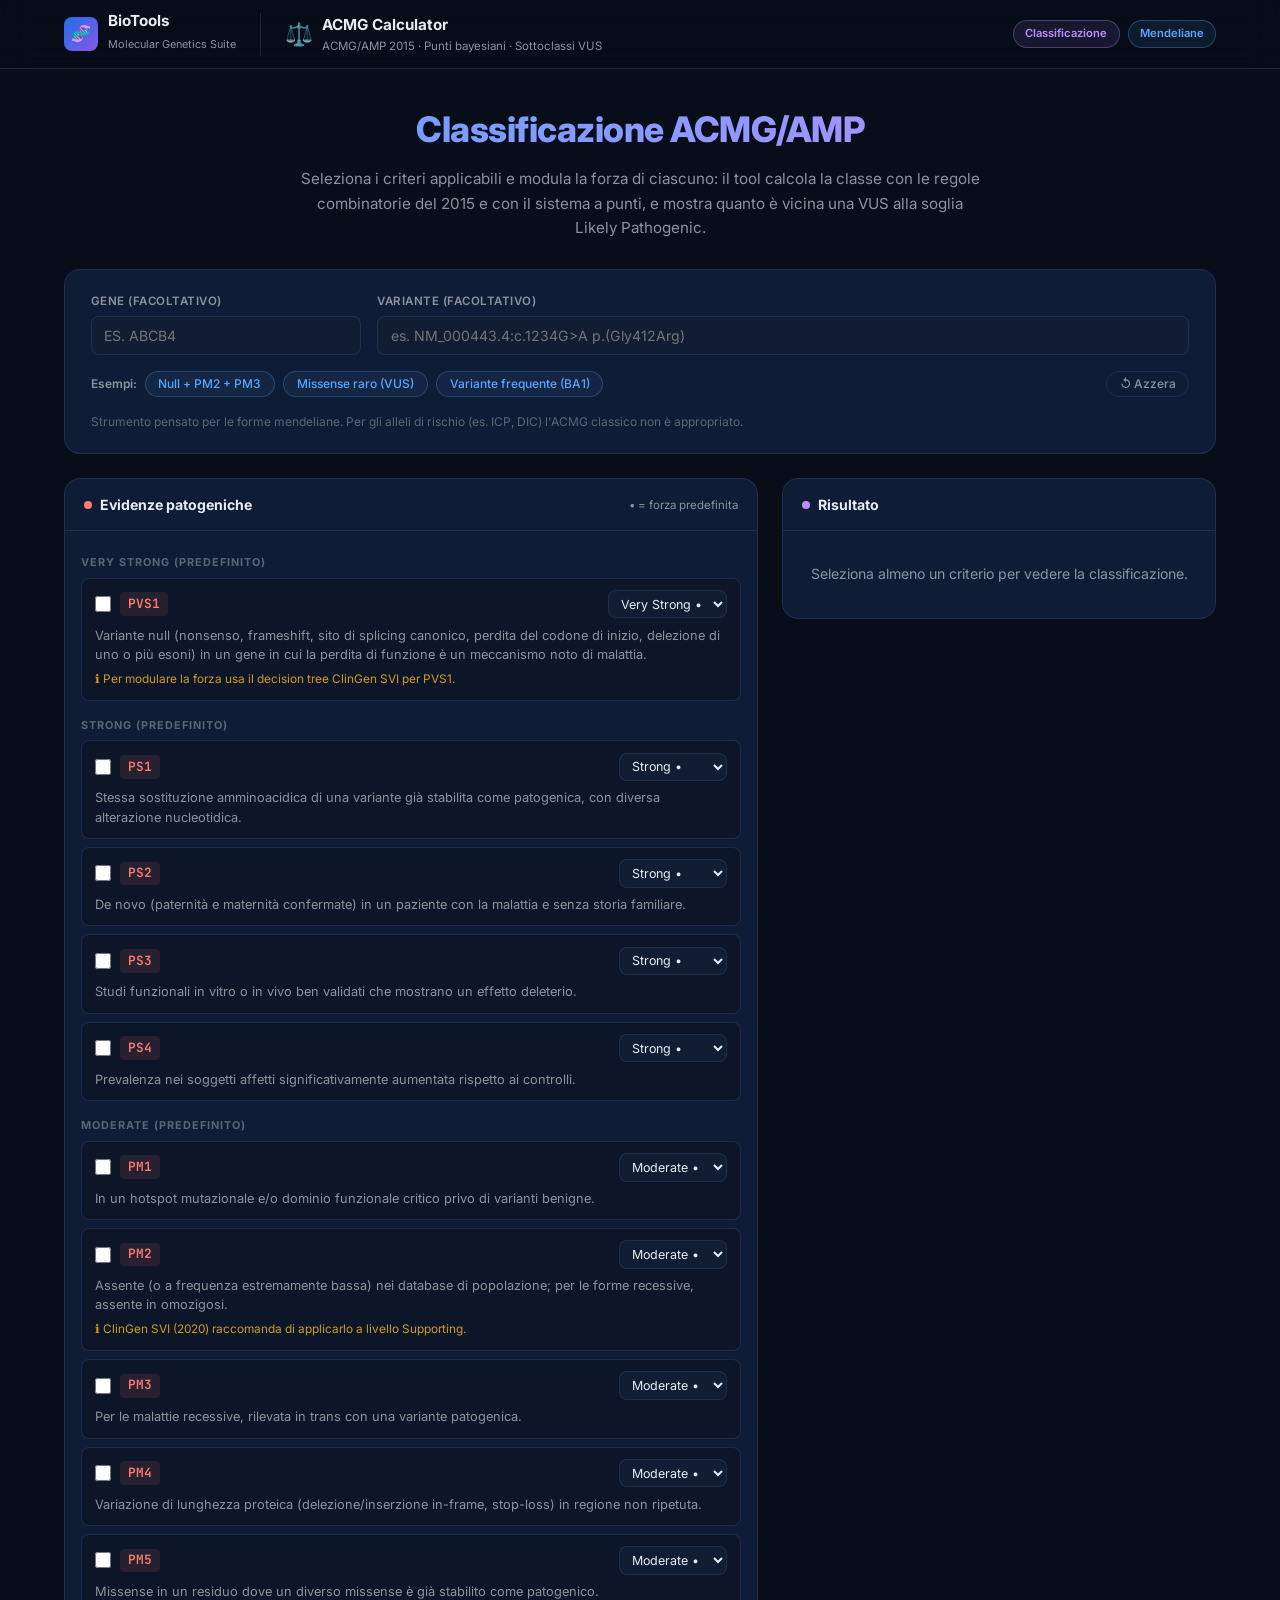
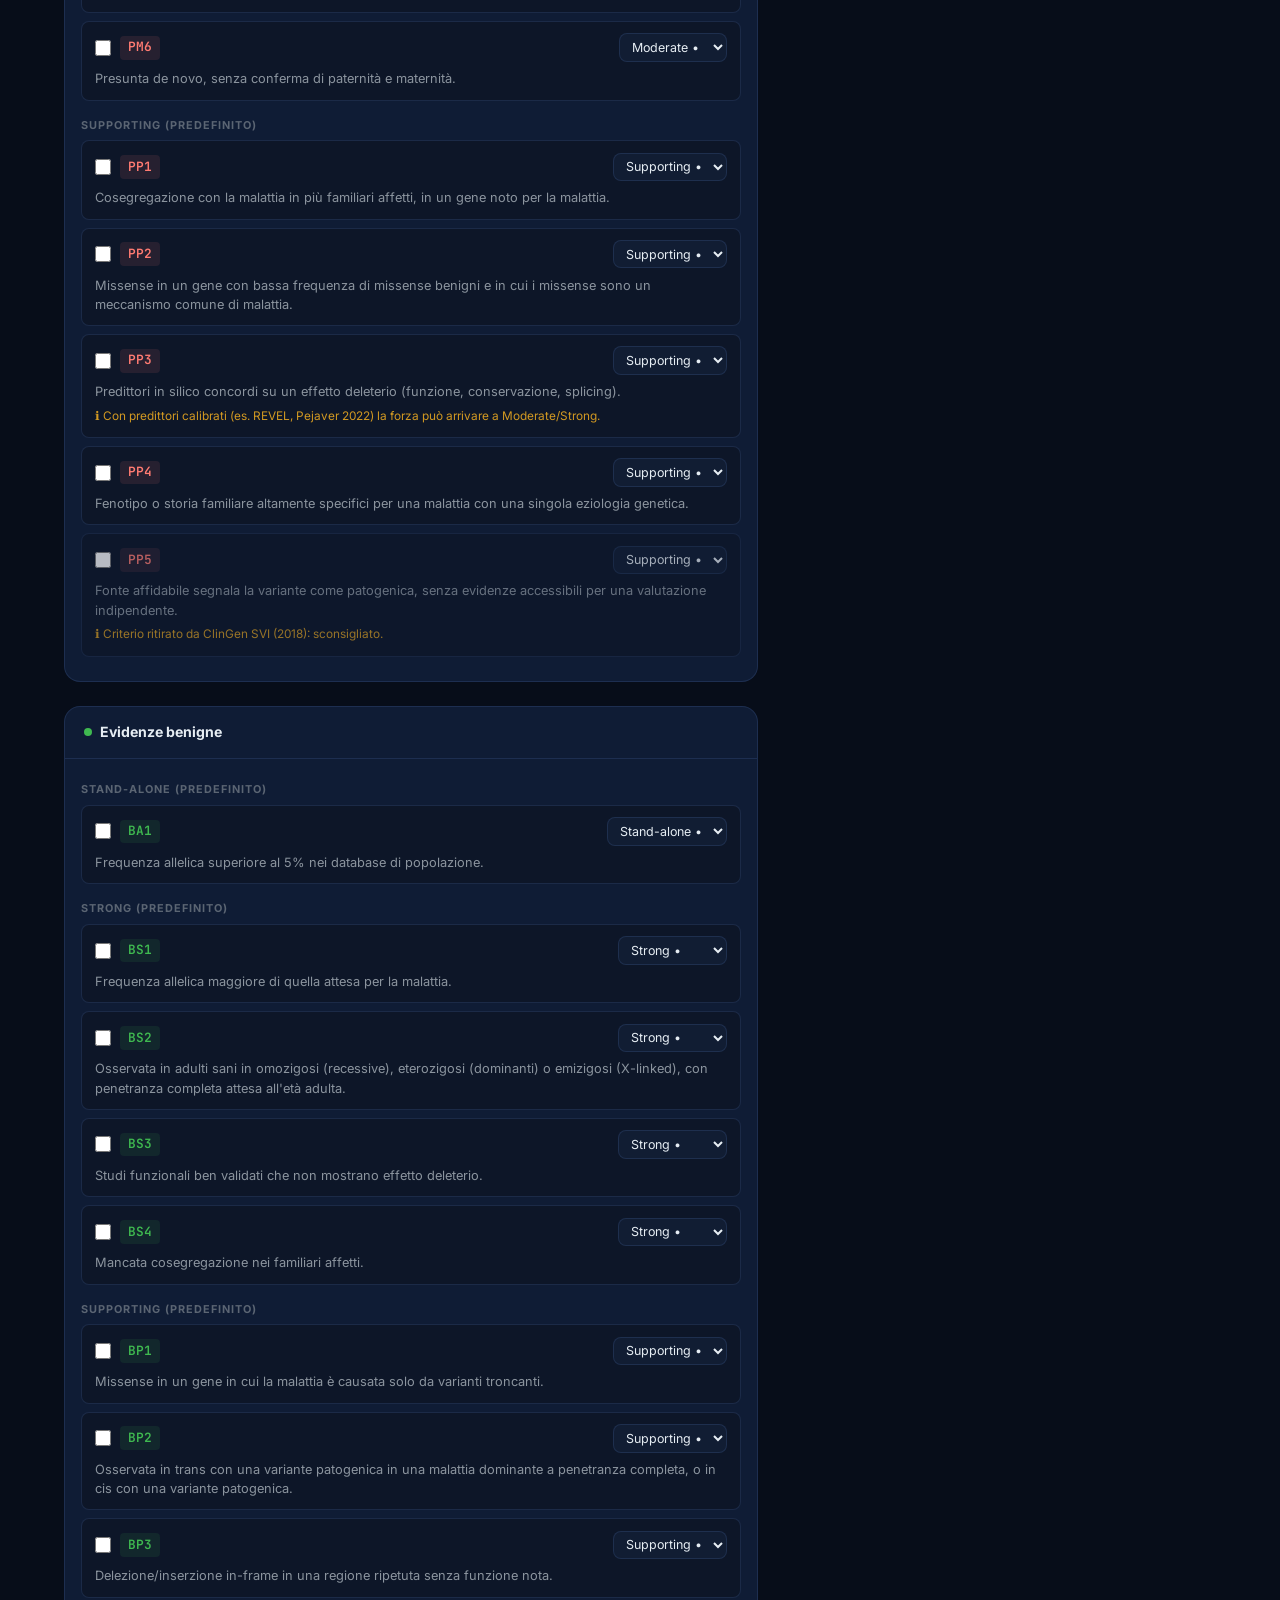
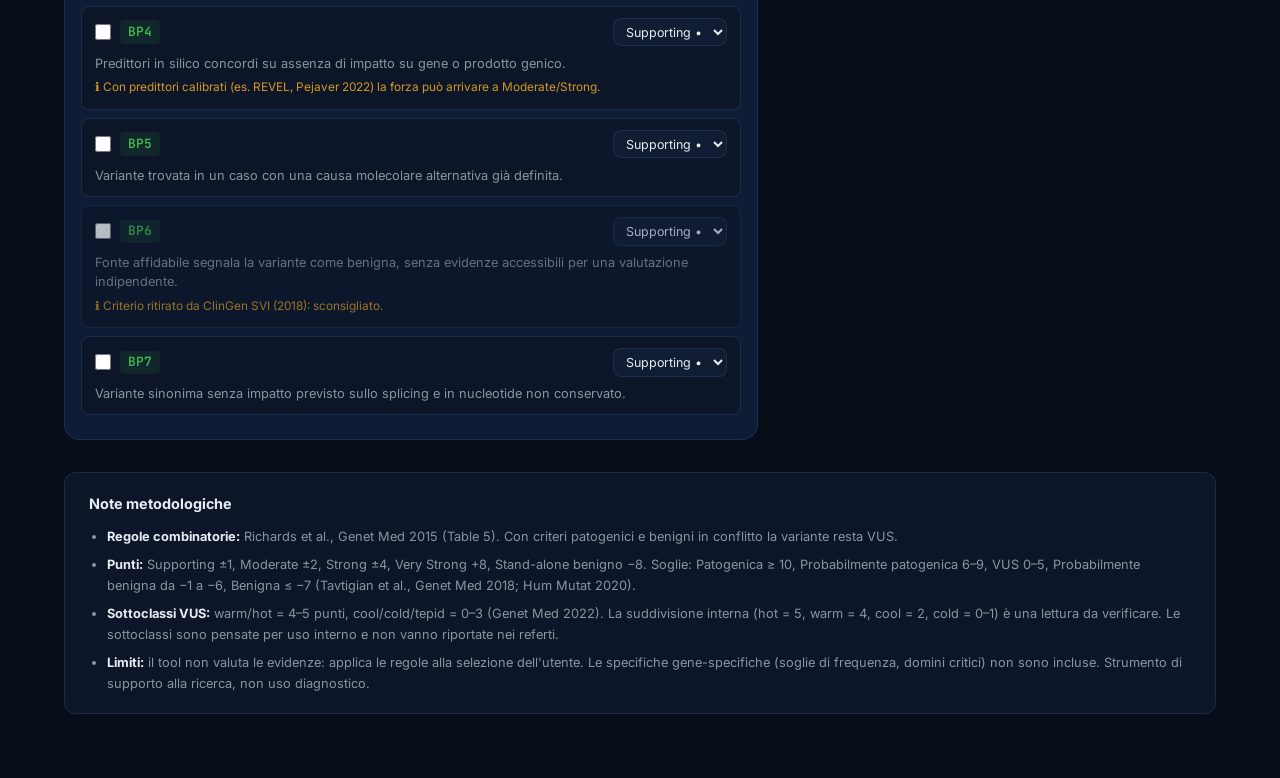
<file: acmg-calculator/index.html>
<!DOCTYPE html>
<html lang="it">

<head>
    <meta charset="UTF-8" />
    <meta name="viewport" content="width=device-width,initial-scale=1" />
    <title>ACMG Calculator – BioTools</title>
    <meta name="description"
        content="Calcolatore di classificazione delle varianti ACMG/AMP 2015: regole combinatorie e sistema a punti bayesiano, con sottoclassi VUS. Parte della suite BioTools." />
    <style>
:root {
    --bg: #070d19;
    --bg2: #0d1628;
    --bg3: #111d33;
    --card: #0f1c35;
    --border: rgba(56, 80, 130, 0.35);
    --border-glow: rgba(88, 166, 255, 0.25);
    --accent: #58a6ff;
    --accent2: #bc8cff;
    --accent3: #3fb950;
    --accent4: #f0883e;
    --red: #ff7b72;
    --yellow: #d29922;
    --text: #e6edf3;
    --text-muted: #8b949e;
    --text3: #5b6573;
    --grad1: linear-gradient(135deg, #1f6feb, #8957e5);
    --r: 16px;
    --rm: 12px;
    --rs: 8px;
    --tr: 0.2s cubic-bezier(0.16, 1, 0.3, 1);
}

*, *::before, *::after { box-sizing: border-box; margin: 0; padding: 0 }
html { scroll-behavior: smooth }
body {
    font-family: 'Inter', sans-serif;
    background: var(--bg);
    color: var(--text);
    line-height: 1.6;
    min-height: 100vh;
    overflow-x: hidden;
}
.hidden { display: none !important }

/* header */
header {
    position: sticky; top: 0; z-index: 50;
    backdrop-filter: blur(16px); -webkit-backdrop-filter: blur(16px);
    background: rgba(7, 13, 25, 0.85);
    border-bottom: 1px solid var(--border);
}
.header-inner {
    max-width: 1200px; margin: 0 auto; padding: .8rem 1.5rem;
    display: flex; align-items: center; gap: 1.5rem; flex-wrap: wrap;
}
.logo { display: flex; align-items: center; gap: .6rem; color: var(--text) }
.logo-icon {
    width: 34px; height: 34px; border-radius: 8px; background: var(--grad1);
    display: flex; align-items: center; justify-content: center; font-size: 1rem;
}
.logo-text h1 { font-size: .95rem; font-weight: 700; line-height: 1.1 }
.logo-text span { font-size: .68rem; color: var(--text-muted) }
.tool-title { display: flex; align-items: center; gap: .6rem; padding-left: 1.5rem; border-left: 1px solid var(--border) }
.tool-icon { font-size: 1.4rem }
.tool-name { font-size: .95rem; font-weight: 700 }
.tool-sub { font-size: .72rem; color: var(--text-muted) }
.header-badges { margin-left: auto; display: flex; gap: .5rem }
.badge { font-size: .7rem; font-weight: 600; padding: .25rem .7rem; border-radius: 20px; border: 1px solid }
.badge-purple { color: var(--accent2); background: rgba(188,140,255,.1); border-color: rgba(188,140,255,.3) }
.badge-blue { color: var(--accent); background: rgba(88,166,255,.1); border-color: rgba(88,166,255,.3) }

main { max-width: 1200px; margin: 0 auto; padding: 2rem 1.5rem 4rem }

.search-hero { text-align: center; margin-bottom: 1.8rem }
.search-hero h2 {
    font-size: clamp(1.6rem, 4vw, 2.2rem); font-weight: 800; letter-spacing: -.5px; margin-bottom: .6rem;
    background: linear-gradient(90deg, var(--accent), var(--accent2));
    -webkit-background-clip: text; -webkit-text-fill-color: transparent; background-clip: text;
}
.search-hero p { color: var(--text-muted); max-width: 680px; margin: 0 auto; font-size: .95rem }

/* input */
.input-panel {
    background: var(--card); border: 1px solid var(--border); border-radius: var(--r);
    padding: 1.4rem 1.6rem; margin-bottom: 1.5rem;
}
.input-grid { display: grid; grid-template-columns: 1fr 3fr; gap: 1rem }
@media (max-width: 640px) { .input-grid { grid-template-columns: 1fr } }
.input-group { display: flex; flex-direction: column; gap: .35rem }
.input-group label {
    font-size: .72rem; font-weight: 600; color: var(--text-muted);
    text-transform: uppercase; letter-spacing: .5px;
}
input[type=text], select {
    background: var(--bg3); border: 1px solid var(--border); border-radius: var(--rs);
    color: var(--text); font-family: 'Inter', sans-serif; font-size: .88rem;
    padding: .6rem .8rem; outline: none; width: 100%;
    transition: border-color var(--tr), box-shadow var(--tr);
}
input[type=text]:focus, select:focus {
    border-color: rgba(88,166,255,.5); box-shadow: 0 0 0 3px rgba(88,166,255,.08);
}
select option { background: var(--bg2) }

.examples-row { display: flex; flex-wrap: wrap; align-items: center; gap: .5rem; margin-top: 1rem }
.examples-label { font-size: .75rem; color: var(--text-muted); font-weight: 600 }
.example-chip {
    font-family: 'Inter', sans-serif; font-size: .75rem; font-weight: 500;
    padding: .3rem .8rem; border-radius: 20px; cursor: pointer;
    background: rgba(88,166,255,.08); border: 1px solid rgba(88,166,255,.25); color: var(--accent);
    transition: all var(--tr);
}
.example-chip:hover { background: rgba(88,166,255,.16) }
#btn-reset { margin-left: auto; background: transparent; border-color: var(--border); color: var(--text-muted) }
.scope-note { font-size: .75rem; color: var(--text3); margin-top: .9rem }

/* layout */
.layout { display: grid; grid-template-columns: minmax(0, 1.6fr) minmax(300px, 1fr); gap: 1.5rem; align-items: start }
@media (max-width: 900px) { .layout { grid-template-columns: 1fr } .result-col { order: -1 } }
.criteria-col { display: flex; flex-direction: column; gap: 1.5rem }

.result-panel {
    background: var(--card); border: 1px solid var(--border); border-radius: var(--r); overflow: hidden;
}
.result-sticky { position: sticky; top: 84px }
@media (max-width: 900px) { .result-sticky { position: static } }
.panel-header {
    display: flex; align-items: center; justify-content: space-between;
    padding: .9rem 1.2rem; border-bottom: 1px solid var(--border);
}
.panel-title { display: flex; align-items: center; gap: .5rem; font-size: .88rem; font-weight: 700 }
.panel-sub { font-size: .72rem; color: var(--text-muted) }
.dot { width: 8px; height: 8px; border-radius: 50% }
.dot-red { background: var(--red) }
.dot-green { background: var(--accent3) }
.dot-purple { background: var(--accent2) }

/* criteri */
.crit-list { padding: .4rem 1rem 1rem }
.crit-group {
    font-size: .68rem; font-weight: 700; text-transform: uppercase; letter-spacing: 1px;
    color: var(--text3); margin: 1rem 0 .4rem;
}
.crit {
    border: 1px solid var(--border); border-radius: var(--rs); padding: .7rem .8rem; margin-bottom: .5rem;
    background: var(--bg2); transition: border-color var(--tr), background var(--tr);
}
.crit.on { border-color: rgba(88,166,255,.5); background: rgba(88,166,255,.06) }
.crit-deprecated { opacity: .7 }
.crit-top { display: flex; align-items: center; justify-content: space-between; gap: .8rem }
.crit-check { display: flex; align-items: center; gap: .6rem; cursor: pointer }
.crit-check input { width: 16px; height: 16px; accent-color: var(--accent) }
.crit-code {
    font-family: 'JetBrains Mono', monospace; font-size: .8rem; font-weight: 600;
    padding: .1rem .5rem; border-radius: 4px;
}
.code-p { color: var(--red); background: rgba(255,123,114,.1) }
.code-b { color: var(--accent3); background: rgba(63,185,80,.1) }
.crit-strength { width: auto; padding: .3rem .5rem; font-size: .78rem }
.crit-text { font-size: .8rem; color: var(--text-muted); margin-top: .45rem; line-height: 1.5 }
.crit-hint { font-size: .74rem; color: var(--yellow); margin-top: .35rem }
.crit-note { display: none; margin-top: .5rem; font-size: .78rem; padding: .4rem .6rem }
.crit.on .crit-note { display: block }

/* risultato */
.result-empty { padding: 2rem 1.2rem; text-align: center; color: var(--text-muted); font-size: .88rem }
.result-body { padding: 1.2rem }
.res-block { margin-bottom: 1.3rem }
.res-label {
    font-size: .68rem; font-weight: 700; text-transform: uppercase; letter-spacing: .8px;
    color: var(--text3); margin-bottom: .5rem;
}
.class-badge {
    display: inline-block; font-size: 1rem; font-weight: 700; padding: .5rem 1rem;
    border-radius: var(--rs); border: 1px solid;
}
.cls-P { color: #ff7b72; background: rgba(255,123,114,.12); border-color: rgba(255,123,114,.4) }
.cls-LP { color: #f0883e; background: rgba(240,136,62,.12); border-color: rgba(240,136,62,.4) }
.cls-VUS { color: #d29922; background: rgba(210,153,34,.12); border-color: rgba(210,153,34,.4) }
.cls-LB { color: #58a6ff; background: rgba(88,166,255,.12); border-color: rgba(88,166,255,.4) }
.cls-B { color: #3fb950; background: rgba(63,185,80,.12); border-color: rgba(63,185,80,.4) }

.points-row { display: flex; align-items: baseline; gap: .4rem; margin: .8rem 0 .5rem }
.points-total { font-family: 'JetBrains Mono', monospace; font-size: 2rem; font-weight: 700 }
.points-unit { color: var(--text-muted); font-size: .85rem }

.scale-bar { position: relative; display: flex; height: 22px; border-radius: 6px; overflow: hidden }
.seg {
    display: flex; align-items: center; justify-content: center;
    font-size: .65rem; font-weight: 700; color: rgba(0,0,0,.65);
}
.seg-b { background: #3fb950 }
.seg-lb { background: #58a6ff }
.seg-vus { background: #d29922 }
.seg-lp { background: #f0883e }
.seg-p { background: #ff7b72 }
.scale-marker {
    position: absolute; top: -3px; bottom: -3px; width: 3px; margin-left: -1.5px;
    background: #fff; border-radius: 2px; box-shadow: 0 0 6px rgba(255,255,255,.8);
    transition: left .25s ease;
}
.scale-ticks {
    display: flex; justify-content: space-between; font-family: 'JetBrains Mono', monospace;
    font-size: .62rem; color: var(--text3); margin-top: .3rem;
}
.vus-sub {
    margin-top: .7rem; font-size: .8rem; color: var(--yellow);
    background: rgba(210,153,34,.08); border: 1px solid rgba(210,153,34,.25);
    border-radius: var(--rs); padding: .5rem .7rem;
}

.alert { font-size: .78rem; border-radius: var(--rs); padding: .55rem .7rem; margin-bottom: .6rem; line-height: 1.5 }
.alert-warn { color: var(--yellow); background: rgba(210,153,34,.08); border: 1px solid rgba(210,153,34,.25) }
.alert-info { color: var(--accent); background: rgba(88,166,255,.08); border: 1px solid rgba(88,166,255,.25) }

.evidence-list { list-style: none; font-size: .82rem; display: flex; flex-direction: column; gap: .4rem }
.evidence-list li { padding: .4rem .6rem; background: var(--bg2); border: 1px solid var(--border); border-radius: 6px }
.ev-note { font-size: .74rem; color: var(--text-muted); margin-top: .15rem }

.btn-row-sm { display: flex; gap: .6rem; flex-wrap: wrap }
.btn-analyze {
    font-family: 'Inter', sans-serif; font-weight: 600; font-size: .85rem; cursor: pointer;
    padding: .6rem 1.1rem; border: none; border-radius: var(--rs); color: #fff;
    background: var(--grad1); box-shadow: 0 4px 14px rgba(31,111,235,.3); transition: all var(--tr);
}
.btn-analyze:hover { transform: translateY(-1px) }
.btn-ghost { background: transparent; border: 1px solid var(--border); color: var(--text-muted); box-shadow: none }
.btn-ghost:hover { border-color: var(--accent); color: var(--accent) }

/* note */
.refs {
    margin-top: 2rem; background: var(--bg2); border: 1px solid var(--border);
    border-radius: var(--rm); padding: 1.2rem 1.5rem;
}
.refs h3 { font-size: .9rem; margin-bottom: .7rem }
.refs ul { padding-left: 1.1rem; font-size: .8rem; color: var(--text-muted); display: flex; flex-direction: column; gap: .5rem }
.refs strong { color: var(--text) }

.flash {
    position: fixed; bottom: 24px; left: 50%; transform: translate(-50%, 20px);
    background: var(--bg3); color: var(--text); border: 1px solid var(--border-glow);
    padding: .6rem 1.1rem; border-radius: 20px; font-size: .82rem;
    opacity: 0; pointer-events: none; transition: all .25s ease; z-index: 100;
}
.flash.show { opacity: 1; transform: translate(-50%, 0) }

</style>
    <link rel="preconnect" href="https://fonts.googleapis.com" />
    <link
        href="https://fonts.googleapis.com/css2?family=Inter:wght@300;400;500;600;700&family=JetBrains+Mono:wght@400;500&display=swap"
        rel="stylesheet" />
</head>

<body>

    <header>
        <div class="header-inner">
            <a href="../biotools-homepage/index.html" class="logo" style="text-decoration:none">
                <div class="logo-icon">🧬</div>
                <div class="logo-text">
                    <h1>BioTools</h1>
                    <span>Molecular Genetics Suite</span>
                </div>
            </a>
            <div class="tool-title">
                <span class="tool-icon">⚖️</span>
                <div>
                    <div class="tool-name">ACMG Calculator</div>
                    <div class="tool-sub">ACMG/AMP 2015 · Punti bayesiani · Sottoclassi VUS</div>
                </div>
            </div>
            <div class="header-badges">
                <span class="badge badge-purple">Classificazione</span>
                <span class="badge badge-blue">Mendeliane</span>
            </div>
        </div>
    </header>

    <main>

        <div class="search-hero">
            <h2>Classificazione ACMG/AMP</h2>
            <p>Seleziona i criteri applicabili e modula la forza di ciascuno: il tool calcola la classe con le regole
                combinatorie del 2015 e con il sistema a punti, e mostra quanto è vicina una VUS alla soglia Likely
                Pathogenic.</p>
        </div>

        <div class="input-panel">
            <div class="input-grid">
                <div class="input-group">
                    <label for="v-gene">Gene (facoltativo)</label>
                    <input type="text" id="v-gene" placeholder="es. ABCB4" style="text-transform:uppercase" />
                </div>
                <div class="input-group input-wide">
                    <label for="v-variant">Variante (facoltativo)</label>
                    <input type="text" id="v-variant" placeholder="es. NM_000443.4:c.1234G>A p.(Gly412Arg)" />
                </div>
            </div>
            <div class="examples-row">
                <span class="examples-label">Esempi:</span>
                <button class="example-chip" data-example="lof">Null + PM2 + PM3</button>
                <button class="example-chip" data-example="missense">Missense raro (VUS)</button>
                <button class="example-chip" data-example="common">Variante frequente (BA1)</button>
                <button class="example-chip" id="btn-reset">↺ Azzera</button>
            </div>
            <p class="scope-note">Strumento pensato per le forme mendeliane. Per gli alleli di rischio (es. ICP, DIC)
                l'ACMG classico non è appropriato.</p>
        </div>

        <div class="layout">

            <!-- CRITERI -->
            <div class="criteria-col">
                <div class="result-panel">
                    <div class="panel-header">
                        <div class="panel-title"><span class="dot dot-red"></span> Evidenze patogeniche</div>
                        <span class="panel-sub">• = forza predefinita</span>
                    </div>
                    <div class="crit-list" id="crit-path"></div>
                </div>

                <div class="result-panel">
                    <div class="panel-header">
                        <div class="panel-title"><span class="dot dot-green"></span> Evidenze benigne</div>
                    </div>
                    <div class="crit-list" id="crit-ben"></div>
                </div>
            </div>

            <!-- RISULTATO -->
            <aside class="result-col">
                <div class="result-panel result-sticky">
                    <div class="panel-header">
                        <div class="panel-title"><span class="dot dot-purple"></span> Risultato</div>
                    </div>

                    <div class="result-empty" id="result-empty">
                        Seleziona almeno un criterio per vedere la classificazione.
                    </div>

                    <div class="result-body hidden" id="result-body">
                        <div class="res-block">
                            <div class="res-label">Regole combinatorie ACMG/AMP 2015</div>
                            <div class="class-badge" id="badge-comb"></div>
                        </div>

                        <div class="res-block">
                            <div class="res-label">Sistema a punti (Tavtigian)</div>
                            <div class="class-badge" id="badge-pts"></div>
                            <div class="points-row">
                                <span class="points-total" id="points-total">0</span>
                                <span class="points-unit">punti</span>
                            </div>
                            <div class="scale">
                                <div class="scale-bar">
                                    <span class="seg seg-b" style="flex:3">B</span>
                                    <span class="seg seg-lb" style="flex:6">LB</span>
                                    <span class="seg seg-vus" style="flex:6">VUS</span>
                                    <span class="seg seg-lp" style="flex:4">LP</span>
                                    <span class="seg seg-p" style="flex:3">P</span>
                                    <span class="scale-marker" id="scale-marker"></span>
                                </div>
                                <div class="scale-ticks"><span>≤ −7</span><span>−1</span><span>0</span><span>6</span><span>≥ 10</span></div>
                            </div>
                            <div class="vus-sub hidden" id="vus-sub"></div>
                        </div>

                        <div id="alerts"></div>

                        <div class="res-block">
                            <div class="res-label">Evidenze applicate</div>
                            <ul class="evidence-list" id="evidence-list"></ul>
                        </div>

                        <div class="btn-row-sm">
                            <button class="btn-analyze btn-small" id="btn-copy">⎘ Copia riepilogo</button>
                            <button class="btn-analyze btn-small btn-ghost" id="btn-csv">⬇ Esporta CSV</button>
                        </div>
                    </div>
                </div>
            </aside>
        </div>

        <div class="refs">
            <h3>Note metodologiche</h3>
            <ul>
                <li><strong>Regole combinatorie:</strong> Richards et al., Genet Med 2015 (Table 5). Con criteri
                    patogenici e benigni in conflitto la variante resta VUS.</li>
                <li><strong>Punti:</strong> Supporting ±1, Moderate ±2, Strong ±4, Very Strong +8, Stand-alone benigno
                    −8. Soglie: Patogenica ≥ 10, Probabilmente patogenica 6–9, VUS 0–5, Probabilmente benigna da −1 a
                    −6, Benigna ≤ −7 (Tavtigian et al., Genet Med 2018; Hum Mutat 2020).</li>
                <li><strong>Sottoclassi VUS:</strong> warm/hot = 4–5 punti, cool/cold/tepid = 0–3 (Genet Med 2022).
                    La suddivisione interna (hot = 5, warm = 4, cool = 2, cold = 0–1) è una lettura da verificare.
                    Le sottoclassi sono pensate per uso interno e non vanno riportate nei referti.</li>
                <li><strong>Limiti:</strong> il tool non valuta le evidenze: applica le regole alla selezione dell'utente.
                    Le specifiche gene-specifiche (soglie di frequenza, domini critici) non sono incluse.
                    Strumento di supporto alla ricerca, non uso diagnostico.</li>
            </ul>
        </div>

    </main>

    <div class="flash" id="flash" role="status"></div>

    <script>
/* ACMG Calculator – BioTools
   Regole combinatorie ACMG/AMP 2015 (Richards et al.) + sistema a punti (Tavtigian et al. 2018/2020).
   Solo forme mendeliane. Nessun dato lascia il browser. */

/* ───────────── DATI ───────────── */

const STRENGTH_LABEL = {
  very_strong: 'Very Strong',
  strong: 'Strong',
  moderate: 'Moderate',
  supporting: 'Supporting',
  stand_alone: 'Stand-alone'
};
const PTS_P = { very_strong: 8, strong: 4, moderate: 2, supporting: 1 };
const PTS_B = { stand_alone: -8, strong: -4, supporting: -1 };
const OPTS_P = ['very_strong', 'strong', 'moderate', 'supporting'];
const OPTS_B = ['stand_alone', 'strong', 'supporting'];

const CLASS_LABEL = {
  P: 'Patogenica',
  LP: 'Probabilmente patogenica',
  VUS: 'VUS',
  LB: 'Probabilmente benigna',
  B: 'Benigna'
};

/* dir: 'P' patogenico, 'B' benigno; def: forza predefinita ACMG 2015 */
const CRITERIA = [
  { code: 'PVS1', dir: 'P', def: 'very_strong', text: 'Variante null (nonsenso, frameshift, sito di splicing canonico, perdita del codone di inizio, delezione di uno o più esoni) in un gene in cui la perdita di funzione è un meccanismo noto di malattia.', hint: 'Per modulare la forza usa il decision tree ClinGen SVI per PVS1.' },
  { code: 'PS1', dir: 'P', def: 'strong', text: 'Stessa sostituzione amminoacidica di una variante già stabilita come patogenica, con diversa alterazione nucleotidica.' },
  { code: 'PS2', dir: 'P', def: 'strong', text: 'De novo (paternità e maternità confermate) in un paziente con la malattia e senza storia familiare.' },
  { code: 'PS3', dir: 'P', def: 'strong', text: 'Studi funzionali in vitro o in vivo ben validati che mostrano un effetto deleterio.' },
  { code: 'PS4', dir: 'P', def: 'strong', text: 'Prevalenza nei soggetti affetti significativamente aumentata rispetto ai controlli.' },
  { code: 'PM1', dir: 'P', def: 'moderate', text: 'In un hotspot mutazionale e/o dominio funzionale critico privo di varianti benigne.' },
  { code: 'PM2', dir: 'P', def: 'moderate', text: 'Assente (o a frequenza estremamente bassa) nei database di popolazione; per le forme recessive, assente in omozigosi.', hint: 'ClinGen SVI (2020) raccomanda di applicarlo a livello Supporting.' },
  { code: 'PM3', dir: 'P', def: 'moderate', text: 'Per le malattie recessive, rilevata in trans con una variante patogenica.' },
  { code: 'PM4', dir: 'P', def: 'moderate', text: 'Variazione di lunghezza proteica (delezione/inserzione in-frame, stop-loss) in regione non ripetuta.' },
  { code: 'PM5', dir: 'P', def: 'moderate', text: 'Missense in un residuo dove un diverso missense è già stabilito come patogenico.' },
  { code: 'PM6', dir: 'P', def: 'moderate', text: 'Presunta de novo, senza conferma di paternità e maternità.' },
  { code: 'PP1', dir: 'P', def: 'supporting', text: 'Cosegregazione con la malattia in più familiari affetti, in un gene noto per la malattia.' },
  { code: 'PP2', dir: 'P', def: 'supporting', text: 'Missense in un gene con bassa frequenza di missense benigni e in cui i missense sono un meccanismo comune di malattia.' },
  { code: 'PP3', dir: 'P', def: 'supporting', text: 'Predittori in silico concordi su un effetto deleterio (funzione, conservazione, splicing).', hint: 'Con predittori calibrati (es. REVEL, Pejaver 2022) la forza può arrivare a Moderate/Strong.' },
  { code: 'PP4', dir: 'P', def: 'supporting', text: 'Fenotipo o storia familiare altamente specifici per una malattia con una singola eziologia genetica.' },
  { code: 'PP5', dir: 'P', def: 'supporting', text: 'Fonte affidabile segnala la variante come patogenica, senza evidenze accessibili per una valutazione indipendente.', deprecated: true, hint: 'Criterio ritirato da ClinGen SVI (2018): sconsigliato.' },

  { code: 'BA1', dir: 'B', def: 'stand_alone', text: 'Frequenza allelica superiore al 5% nei database di popolazione.' },
  { code: 'BS1', dir: 'B', def: 'strong', text: 'Frequenza allelica maggiore di quella attesa per la malattia.' },
  { code: 'BS2', dir: 'B', def: 'strong', text: 'Osservata in adulti sani in omozigosi (recessive), eterozigosi (dominanti) o emizigosi (X-linked), con penetranza completa attesa all\'età adulta.' },
  { code: 'BS3', dir: 'B', def: 'strong', text: 'Studi funzionali ben validati che non mostrano effetto deleterio.' },
  { code: 'BS4', dir: 'B', def: 'strong', text: 'Mancata cosegregazione nei familiari affetti.' },
  { code: 'BP1', dir: 'B', def: 'supporting', text: 'Missense in un gene in cui la malattia è causata solo da varianti troncanti.' },
  { code: 'BP2', dir: 'B', def: 'supporting', text: 'Osservata in trans con una variante patogenica in una malattia dominante a penetranza completa, o in cis con una variante patogenica.' },
  { code: 'BP3', dir: 'B', def: 'supporting', text: 'Delezione/inserzione in-frame in una regione ripetuta senza funzione nota.' },
  { code: 'BP4', dir: 'B', def: 'supporting', text: 'Predittori in silico concordi su assenza di impatto su gene o prodotto genico.', hint: 'Con predittori calibrati (es. REVEL, Pejaver 2022) la forza può arrivare a Moderate/Strong.' },
  { code: 'BP5', dir: 'B', def: 'supporting', text: 'Variante trovata in un caso con una causa molecolare alternativa già definita.' },
  { code: 'BP6', dir: 'B', def: 'supporting', text: 'Fonte affidabile segnala la variante come benigna, senza evidenze accessibili per una valutazione indipendente.', deprecated: true, hint: 'Criterio ritirato da ClinGen SVI (2018): sconsigliato.' },
  { code: 'BP7', dir: 'B', def: 'supporting', text: 'Variante sinonima senza impatto previsto sullo splicing e in nucleotide non conservato.' }
];

/* ───────────── LOGICA (pura, testabile) ───────────── */

/* applied: [{code, dir, strength}] */
function countStrengths(applied) {
  const c = { vs: 0, s: 0, m: 0, p: 0, ba: 0, bs: 0, bp: 0 };
  applied.forEach(a => {
    if (a.dir === 'P') {
      if (a.strength === 'very_strong') c.vs++;
      else if (a.strength === 'strong') c.s++;
      else if (a.strength === 'moderate') c.m++;
      else if (a.strength === 'supporting') c.p++;
    } else {
      if (a.strength === 'stand_alone') c.ba++;
      else if (a.strength === 'strong') c.bs++;
      else if (a.strength === 'supporting') c.bp++;
    }
  });
  return c;
}

/* Regole combinatorie ACMG/AMP 2015, Table 5 */
function classifyCombinatorial(c) {
  const isP =
    (c.vs >= 1 && (c.s >= 1 || c.m >= 2 || (c.m >= 1 && c.p >= 1) || c.p >= 2)) ||
    c.s >= 2 ||
    (c.s >= 1 && (c.m >= 3 || (c.m >= 2 && c.p >= 2) || (c.m >= 1 && c.p >= 4)));
  const isLP =
    (c.vs >= 1 && c.m >= 1) ||
    (c.s >= 1 && c.m >= 1) ||
    (c.s >= 1 && c.p >= 2) ||
    c.m >= 3 ||
    (c.m >= 2 && c.p >= 2) ||
    (c.m >= 1 && c.p >= 4);
  const isB = c.ba >= 1 || c.bs >= 2;
  const isLB = (c.bs >= 1 && c.bp >= 1) || c.bp >= 2;

  const pathogenic = isP || isLP;
  const benign = isB || isLB;
  if (pathogenic && benign) return { cls: 'VUS', conflict: true };
  if (isP) return { cls: 'P', conflict: false };
  if (isLP) return { cls: 'LP', conflict: false };
  if (isB) return { cls: 'B', conflict: false };
  if (isLB) return { cls: 'LB', conflict: false };
  return { cls: 'VUS', conflict: false };
}

/* Sistema a punti (Tavtigian 2018/2020): P ≥10, LP 6–9, VUS 0–5, LB −1…−6, B ≤ −7 */
function pointsTotal(applied) {
  return applied.reduce((sum, a) => sum + (a.dir === 'P' ? PTS_P[a.strength] : PTS_B[a.strength]), 0);
}
function classifyPoints(t) {
  if (t >= 10) return 'P';
  if (t >= 6) return 'LP';
  if (t >= 0) return 'VUS';
  if (t >= -6) return 'LB';
  return 'B';
}

/* Sottoclassi VUS (solo uso interno).
   Fonte: Genet Med 2022 – warm/hot = 4–5 punti; cold/cool/tepid = 0–3 (tepid = 3).
   La suddivisione hot=5 / warm=4 e cool=2 / cold=0–1 è una lettura da verificare. */
function vusSubclass(t) {
  if (t < 0 || t > 5) return null;
  if (t === 5) return 'hot';
  if (t === 4) return 'warm';
  if (t === 3) return 'tepid';
  if (t === 2) return 'cool';
  return 'cold';
}

if (typeof module !== 'undefined') {
  module.exports = { CRITERIA, countStrengths, classifyCombinatorial, pointsTotal, classifyPoints, vusSubclass };
}

/* ───────────── INTERFACCIA ───────────── */

if (typeof document !== 'undefined') {
  const state = {};   // code → { on, strength, note }
  CRITERIA.forEach(c => { state[c.code] = { on: false, strength: c.def, note: '' }; });

  const $ = id => document.getElementById(id);

  function groupTitle(dir, def) {
    if (dir === 'P') {
      return { very_strong: 'Very Strong', strong: 'Strong', moderate: 'Moderate', supporting: 'Supporting' }[def];
    }
    return { stand_alone: 'Stand-alone', strong: 'Strong', supporting: 'Supporting' }[def];
  }

  function buildList(dir, container) {
    let lastDef = null;
    CRITERIA.filter(c => c.dir === dir).forEach(c => {
      if (c.def !== lastDef) {
        const h = document.createElement('div');
        h.className = 'crit-group';
        h.textContent = groupTitle(dir, c.def) + ' (predefinito)';
        container.appendChild(h);
        lastDef = c.def;
      }
      const row = document.createElement('div');
      row.className = 'crit' + (c.deprecated ? ' crit-deprecated' : '');
      row.dataset.code = c.code;

      const top = document.createElement('div');
      top.className = 'crit-top';

      const label = document.createElement('label');
      label.className = 'crit-check';
      const cb = document.createElement('input');
      cb.type = 'checkbox';
      cb.id = 'cb-' + c.code;
      cb.addEventListener('change', () => { state[c.code].on = cb.checked; row.classList.toggle('on', cb.checked); update(); });
      const code = document.createElement('span');
      code.className = 'crit-code ' + (dir === 'P' ? 'code-p' : 'code-b');
      code.textContent = c.code;
      label.appendChild(cb);
      label.appendChild(code);

      const sel = document.createElement('select');
      sel.className = 'crit-strength';
      sel.setAttribute('aria-label', 'Forza applicata ' + c.code);
      (dir === 'P' ? OPTS_P : OPTS_B).forEach(k => {
        const o = document.createElement('option');
        o.value = k;
        o.textContent = STRENGTH_LABEL[k] + (k === c.def ? ' •' : '');
        if (k === c.def) o.selected = true;
        sel.appendChild(o);
      });
      sel.addEventListener('change', () => { state[c.code].strength = sel.value; update(); });

      top.appendChild(label);
      top.appendChild(sel);

      const txt = document.createElement('div');
      txt.className = 'crit-text';
      txt.textContent = c.text;

      row.appendChild(top);
      row.appendChild(txt);

      if (c.hint) {
        const hint = document.createElement('div');
        hint.className = 'crit-hint';
        hint.textContent = 'ℹ ' + c.hint;
        row.appendChild(hint);
      }

      const note = document.createElement('input');
      note.type = 'text';
      note.className = 'crit-note';
      note.placeholder = 'Giustificazione / PMID (facoltativo)';
      note.addEventListener('input', () => { state[c.code].note = note.value; });
      row.appendChild(note);

      container.appendChild(row);
    });
  }

  function getApplied() {
    return CRITERIA.filter(c => state[c.code].on).map(c => ({
      code: c.code, dir: c.dir, def: c.def, strength: state[c.code].strength, note: state[c.code].note
    }));
  }

  function setBadge(el, cls) {
    el.className = 'class-badge cls-' + cls;
    el.textContent = CLASS_LABEL[cls] + ' (' + cls + ')';
  }

  function currentResult() {
    const applied = getApplied();
    const counts = countStrengths(applied);
    const comb = classifyCombinatorial(counts);
    const total = pointsTotal(applied);
    const pts = classifyPoints(total);
    return { applied, counts, comb, total, pts, sub: pts === 'VUS' ? vusSubclass(total) : null };
  }

  function update() {
    const r = currentResult();
    const has = r.applied.length > 0;

    $('result-empty').classList.toggle('hidden', has);
    $('result-body').classList.toggle('hidden', !has);
    if (!has) return;

    setBadge($('badge-comb'), r.comb.cls);
    setBadge($('badge-pts'), r.pts);
    $('points-total').textContent = (r.total > 0 ? '+' : '') + r.total;

    /* scala punti */
    const lo = -9, hi = 12, cells = hi - lo + 1;
    const clamped = Math.max(lo, Math.min(hi, r.total));
    $('scale-marker').style.left = ((clamped - lo + 0.5) / cells * 100) + '%';

    /* sottoclasse VUS / distanza dalla LP */
    const sub = $('vus-sub');
    if (r.pts === 'VUS') {
      const dist = 6 - r.total;
      sub.classList.remove('hidden');
      sub.textContent = 'VUS ' + r.sub + ' · ' + dist + (dist === 1 ? ' punto' : ' punti') + ' dalla soglia Likely Pathogenic';
    } else {
      sub.classList.add('hidden');
    }

    /* avvisi */
    const alerts = $('alerts');
    alerts.textContent = '';
    const addAlert = (kind, msg) => {
      const d = document.createElement('div');
      d.className = 'alert alert-' + kind;
      d.textContent = msg;
      alerts.appendChild(d);
    };
    if (r.comb.conflict) addAlert('warn', 'Criteri patogenici e benigni in conflitto: con le regole combinatorie la variante resta VUS. Rivaluta le evidenze.');
    if (r.comb.cls !== r.pts) addAlert('info', 'I due metodi non concordano (' + r.comb.cls + ' vs ' + r.pts + '). Succede ai margini delle soglie: documenta quale metodo applichi e perché.');
    const dep = r.applied.filter(a => CRITERIA.find(c => c.code === a.code).deprecated);
    if (dep.length) addAlert('warn', 'Hai applicato criteri ritirati da ClinGen SVI: ' + dep.map(d => d.code).join(', ') + '.');

    /* riepilogo evidenze */
    const list = $('evidence-list');
    list.textContent = '';
    r.applied.forEach(a => {
      const li = document.createElement('li');
      const pts = a.dir === 'P' ? PTS_P[a.strength] : PTS_B[a.strength];
      const strong = document.createElement('strong');
      strong.textContent = a.code;
      li.appendChild(strong);
      li.appendChild(document.createTextNode(' · ' + STRENGTH_LABEL[a.strength] + (a.strength !== a.def ? ' (modulato)' : '') + ' · ' + (pts > 0 ? '+' : '') + pts));
      if (a.note) {
        const n = document.createElement('div');
        n.className = 'ev-note';
        n.textContent = a.note;
        li.appendChild(n);
      }
      list.appendChild(li);
    });
  }

  function summaryText() {
    const r = currentResult();
    const gene = $('v-gene').value.trim();
    const variant = $('v-variant').value.trim();
    const lines = [];
    lines.push('Variante: ' + ([gene, variant].filter(Boolean).join(' ') || '—'));
    lines.push('Classificazione (regole combinatorie ACMG/AMP 2015): ' + r.comb.cls + (r.comb.conflict ? ' (criteri in conflitto)' : ''));
    lines.push('Classificazione (sistema a punti): ' + r.pts + ' (' + r.total + ' punti)');
    if (r.sub) lines.push('Sottoclasse VUS (uso interno): ' + r.sub);
    lines.push('Criteri applicati:');
    r.applied.forEach(a => {
      lines.push('  ' + a.code + ' – ' + a.strength + (a.note ? ' – ' + a.note : ''));
    });
    return lines.join('\n');
  }

  function csvEscape(v) { return '"' + String(v).replace(/"/g, '""') + '"'; }

  function exportCSV() {
    const r = currentResult();
    if (!r.applied.length) { flash('Seleziona almeno un criterio.'); return; }
    const gene = $('v-gene').value.trim();
    const variant = $('v-variant').value.trim();
    const rows = [['gene', 'variant', 'code', 'applied_strength', 'points', 'justification']];
    r.applied.forEach(a => {
      rows.push([gene, variant, a.code, a.strength, a.dir === 'P' ? PTS_P[a.strength] : PTS_B[a.strength], a.note]);
    });
    rows.push([]);
    rows.push(['final_class_combinatorial', r.comb.cls]);
    rows.push(['final_class_points', r.pts, 'total_points', r.total]);
    if (r.sub) rows.push(['vus_subclass', r.sub]);
    const csv = rows.map(row => row.map(csvEscape).join(',')).join('\n');
    const blob = new Blob(['﻿' + csv], { type: 'text/csv;charset=utf-8' });
    const a = document.createElement('a');
    a.href = URL.createObjectURL(blob);
    a.download = 'acmg_' + ((gene || 'variante') + '_' + (variant || '')).replace(/[^\w.-]+/g, '_') + '.csv';
    document.body.appendChild(a);
    a.click();
    a.remove();
    setTimeout(() => URL.revokeObjectURL(a.href), 1000);
  }

  let flashTimer;
  function flash(msg) {
    const f = $('flash');
    f.textContent = msg;
    f.classList.add('show');
    clearTimeout(flashTimer);
    flashTimer = setTimeout(() => f.classList.remove('show'), 2200);
  }

  async function copySummary() {
    const r = currentResult();
    if (!r.applied.length) { flash('Seleziona almeno un criterio.'); return; }
    const text = summaryText();
    try {
      await navigator.clipboard.writeText(text);
      flash('Riepilogo copiato');
    } catch (e) {
      const ta = document.createElement('textarea');
      ta.value = text;
      document.body.appendChild(ta);
      ta.select();
      try { document.execCommand('copy'); flash('Riepilogo copiato'); } catch (e2) { flash('Copia non riuscita'); }
      ta.remove();
    }
  }

  function resetAll() {
    CRITERIA.forEach(c => { state[c.code] = { on: false, strength: c.def, note: '' }; });
    document.querySelectorAll('.crit').forEach(row => {
      const code = row.dataset.code;
      const c = CRITERIA.find(x => x.code === code);
      row.classList.remove('on');
      row.querySelector('input[type=checkbox]').checked = false;
      row.querySelector('select').value = c.def;
      row.querySelector('.crit-note').value = '';
    });
    update();
  }

  function fillExample(name) {
    resetAll();
    const ex = {
      lof: { gene: 'ABCB11', variant: 'esempio: nonsenso in omozigosi', set: [['PVS1', 'very_strong'], ['PM2', 'supporting'], ['PM3', 'moderate']] },
      missense: { gene: 'ATP8B1', variant: 'esempio: missense raro', set: [['PM2', 'supporting'], ['PP3', 'supporting'], ['PM1', 'moderate']] },
      common: { gene: 'GENE', variant: 'esempio: variante frequente', set: [['BA1', 'stand_alone']] }
    }[name];
    $('v-gene').value = ex.gene;
    $('v-variant').value = ex.variant;
    ex.set.forEach(([code, strength]) => {
      state[code].on = true;
      state[code].strength = strength;
      const row = document.querySelector('.crit[data-code="' + code + '"]');
      row.classList.add('on');
      row.querySelector('input[type=checkbox]').checked = true;
      row.querySelector('select').value = strength;
    });
    update();
  }

  document.addEventListener('DOMContentLoaded', () => {
    buildList('P', $('crit-path'));
    buildList('B', $('crit-ben'));
    $('btn-reset').addEventListener('click', resetAll);
    $('btn-copy').addEventListener('click', copySummary);
    $('btn-csv').addEventListener('click', exportCSV);
    document.querySelectorAll('[data-example]').forEach(b => b.addEventListener('click', () => fillExample(b.dataset.example)));
    update();
  });
}

</script>
</body>

</html>
</file>
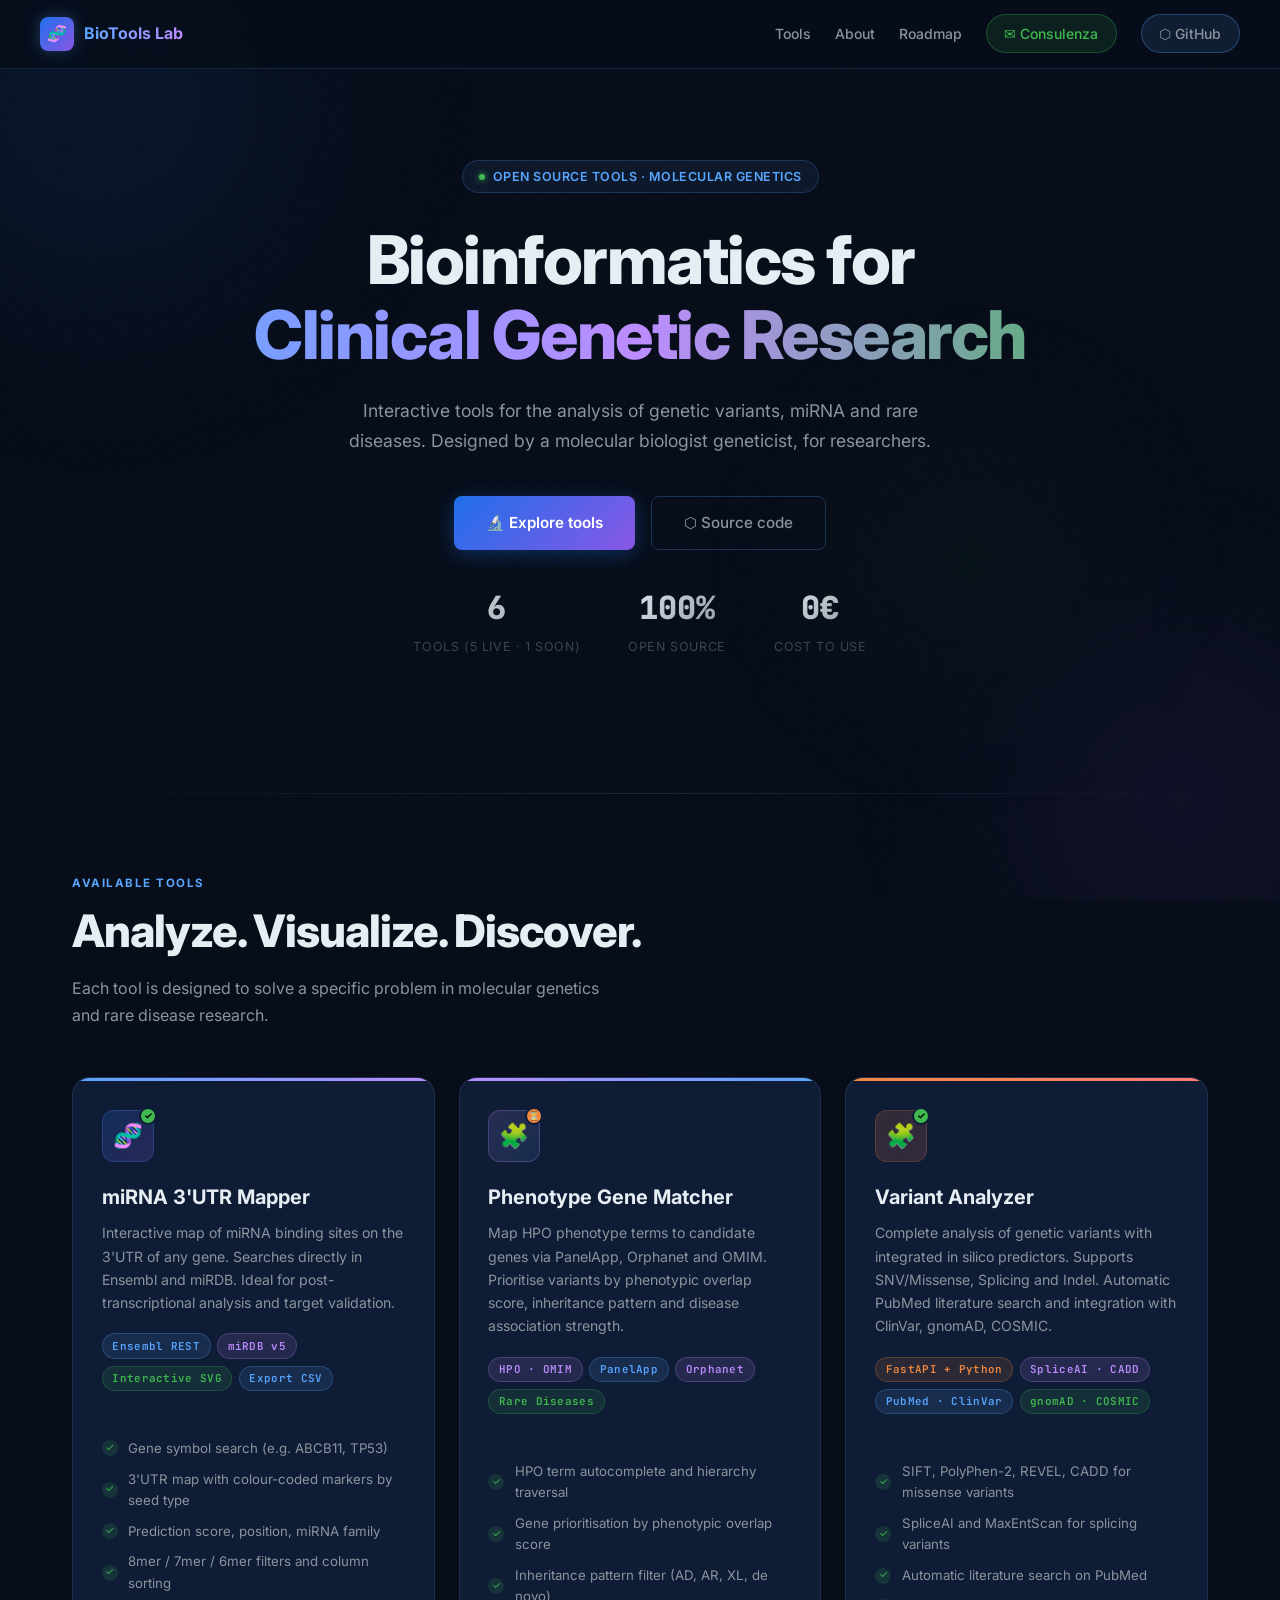
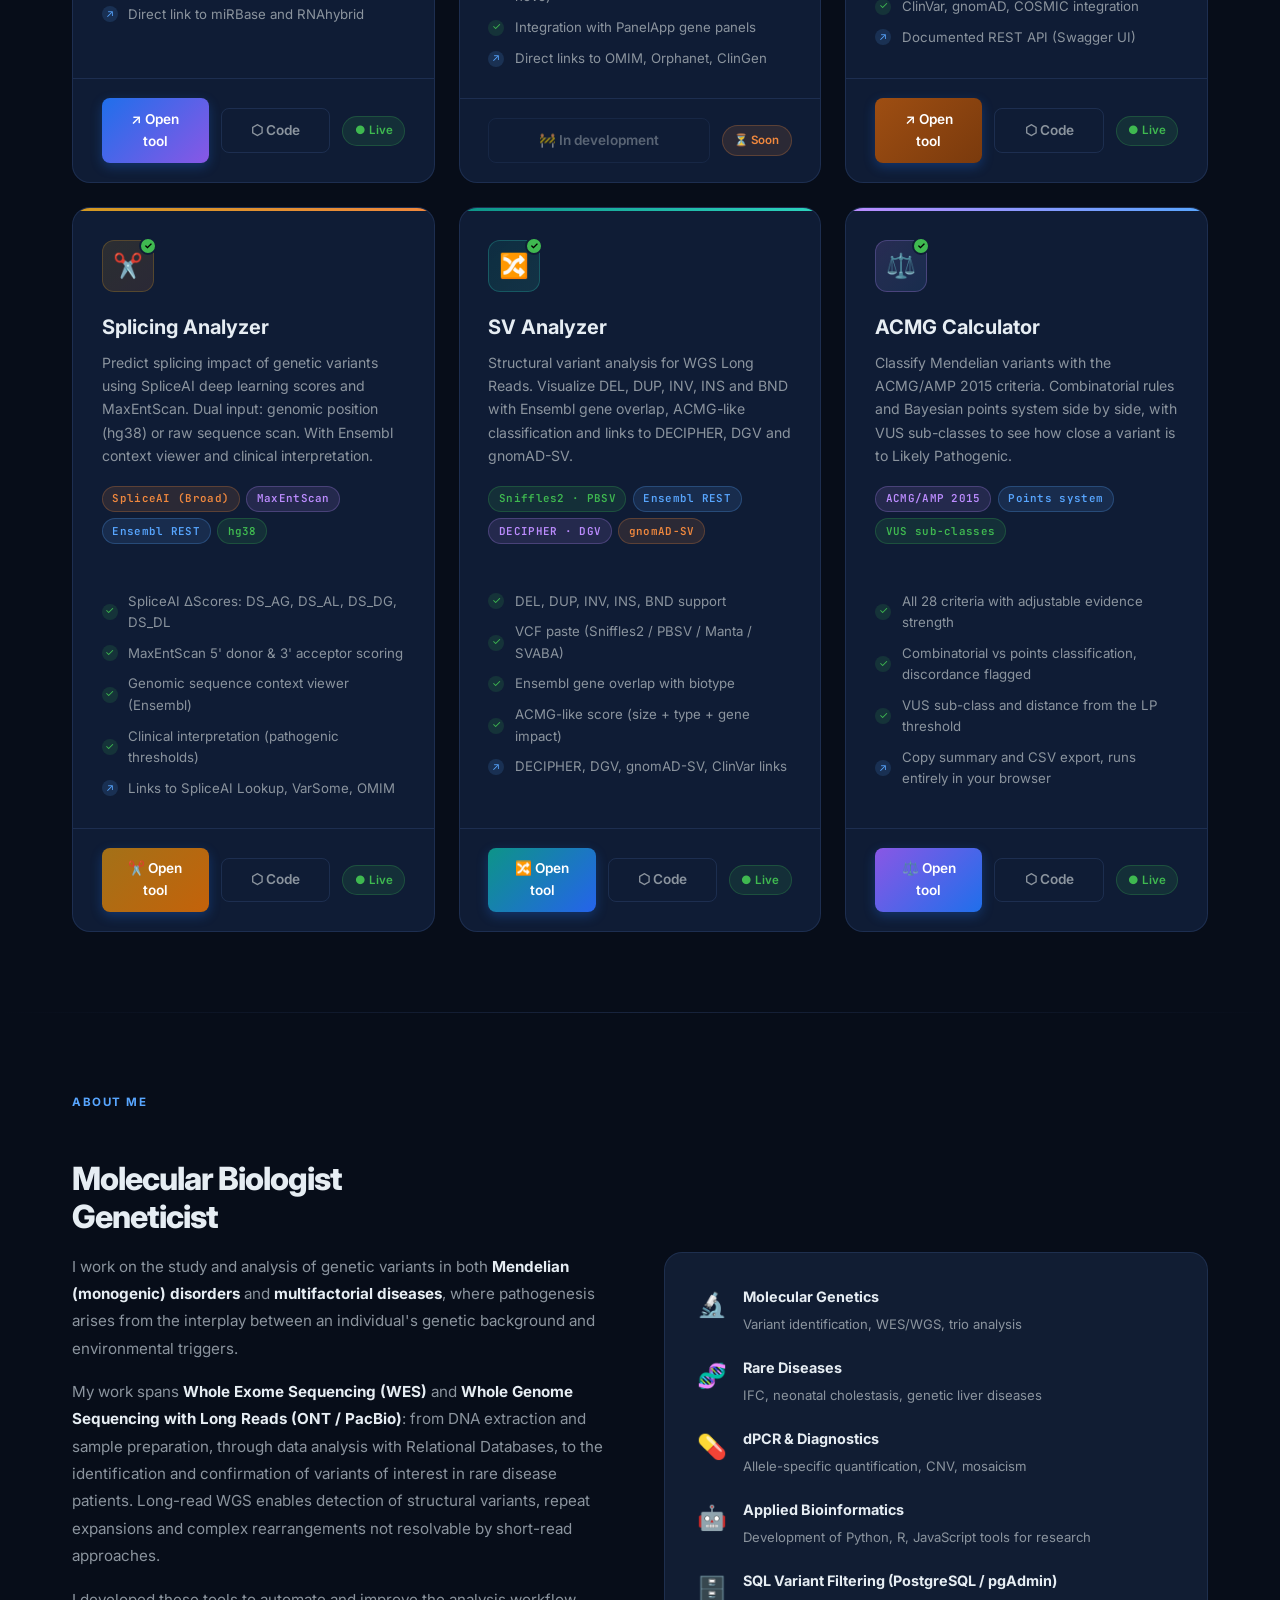
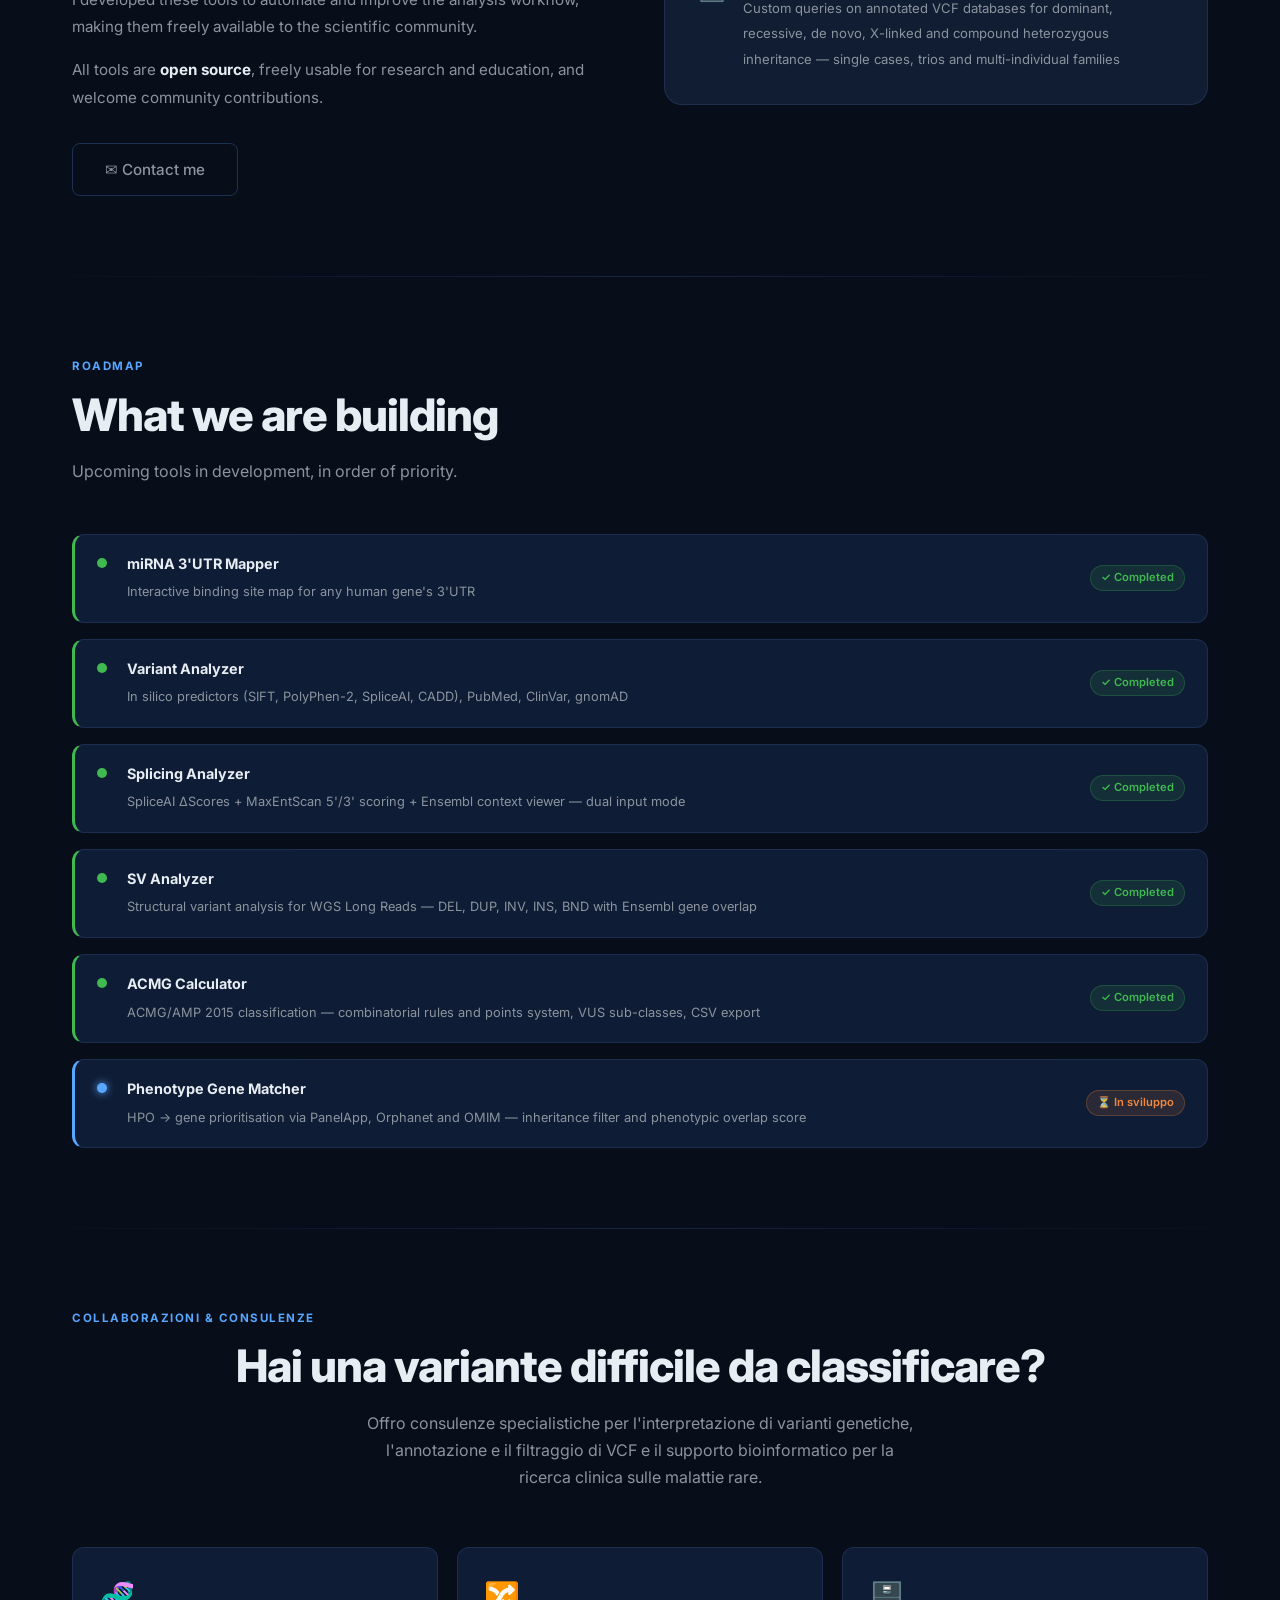
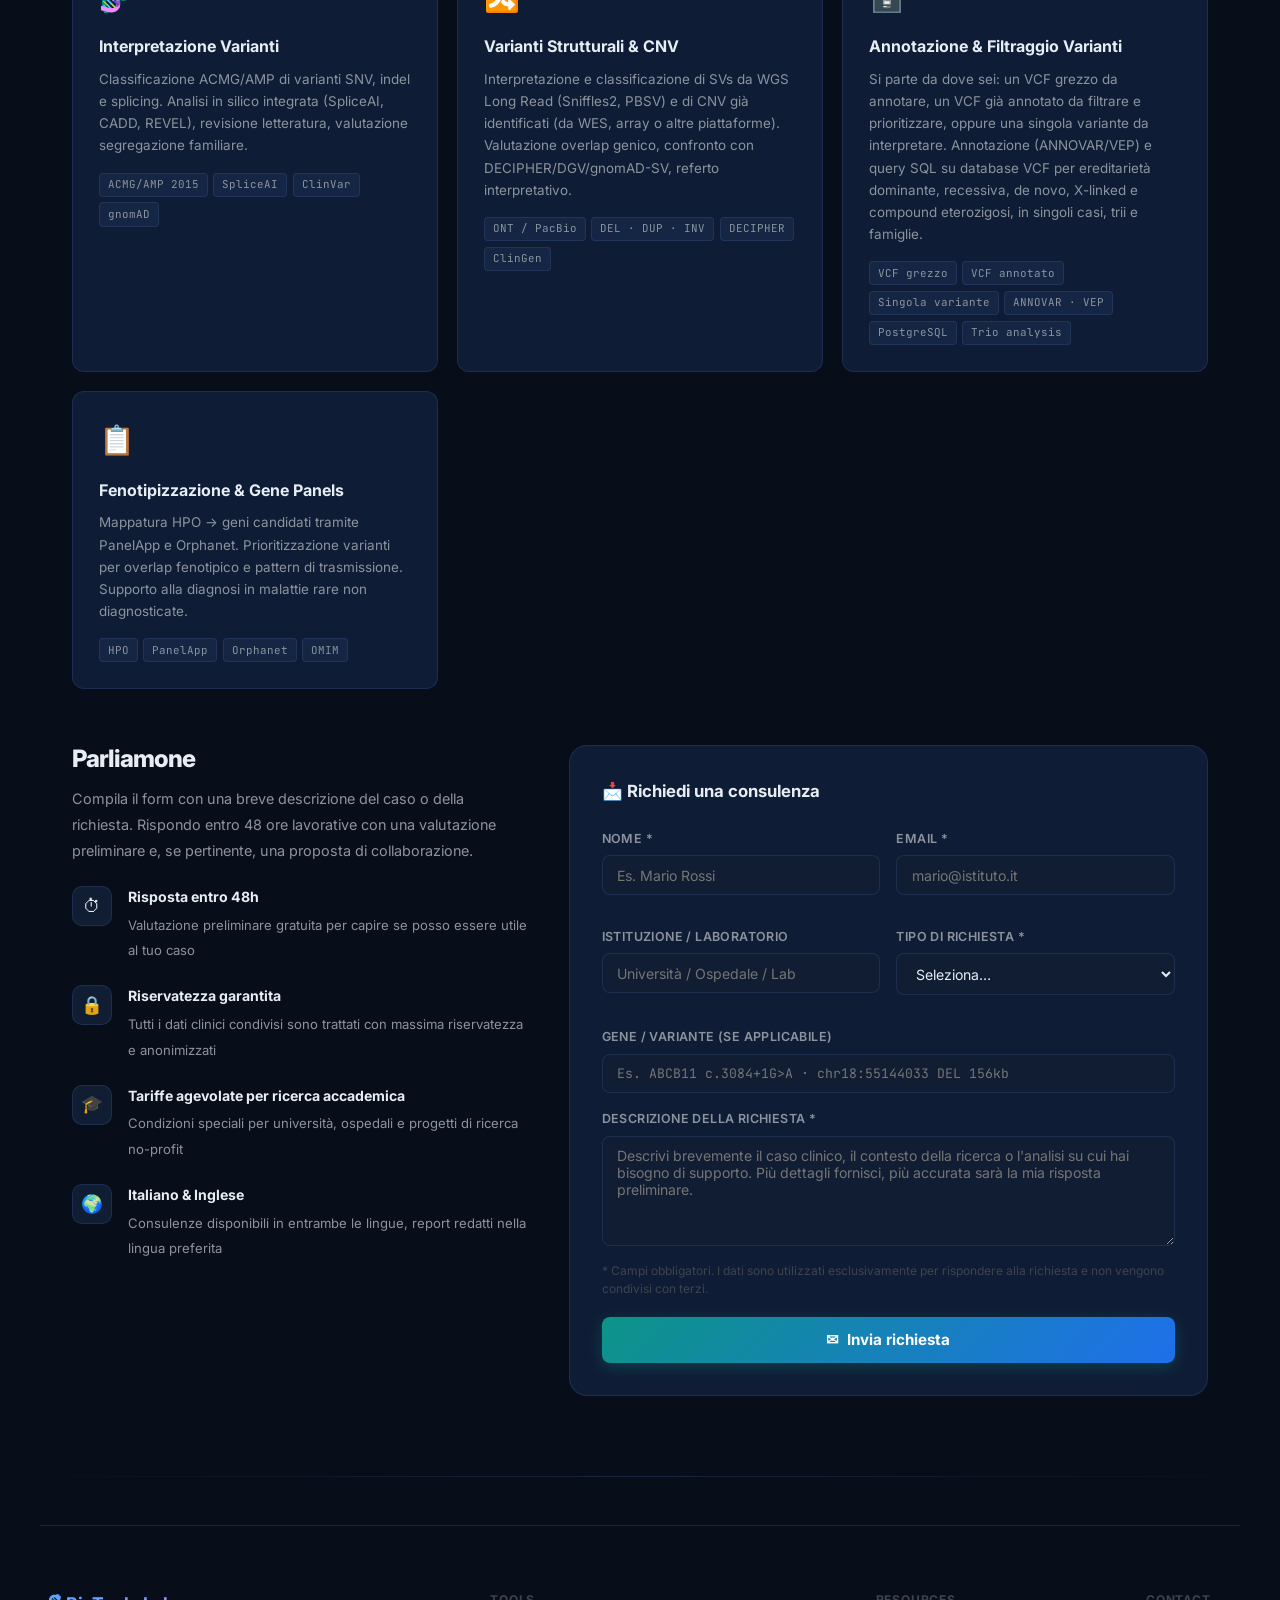
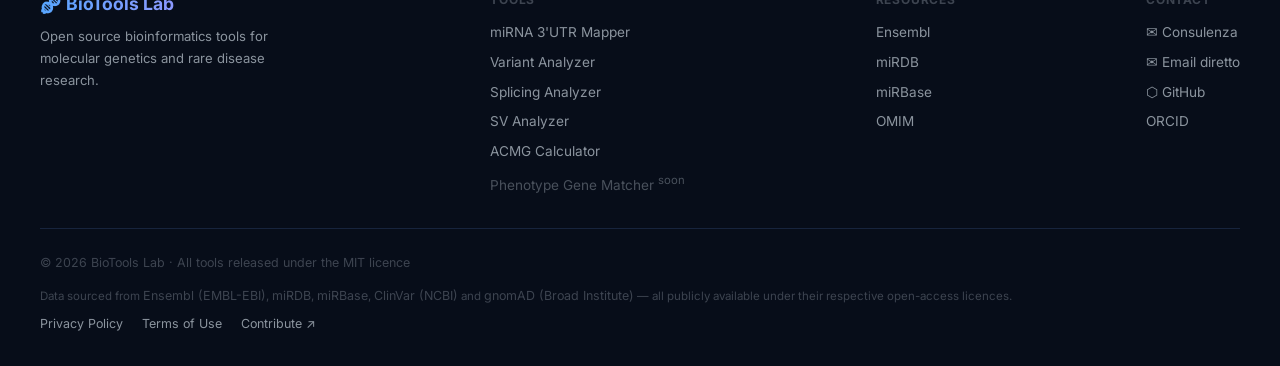
<file: biotools-homepage/index.html>
<!DOCTYPE html>
<html lang="en">

<head>
    <meta charset="UTF-8" />
    <meta name="viewport" content="width=device-width, initial-scale=1.0" />
    <title>BioTools – Bioinformatics Tools for Molecular Genetics</title>
    <meta name="description"
        content="Open source bioinformatics tools for molecular genetics research: miRNA analysis, rare genetic diseases and variant interpretation." />
    <link rel="preconnect" href="https://fonts.googleapis.com" />
    <link
        href="https://fonts.googleapis.com/css2?family=Inter:wght@300;400;500;600;700;800&family=JetBrains+Mono:wght@400;500&display=swap"
        rel="stylesheet" />
    <style>
        :root {
            --bg: #070d19;
            --bg2: #0d1628;
            --bg3: #111d33;
            --card: #0f1c35;
            --border: rgba(56, 80, 130, 0.35);
            --border-glow: rgba(88, 166, 255, 0.25);
            --accent: #58a6ff;
            --accent2: #bc8cff;
            --accent3: #3fb950;
            --accent4: #f0883e;
            --red: #ff7b72;
            --text: #e6edf3;
            --text2: #8b949e;
            --text3: #3d4450;
            --grad1: linear-gradient(135deg, #1f6feb, #8957e5);
            --grad2: linear-gradient(135deg, #0d419d, #3d1a78);
            --grad3: linear-gradient(135deg, #0d6640, #1a5c3a);
            --grad4: linear-gradient(135deg, #9e4e12, #6e2f0f);
            --shadow: 0 20px 60px rgba(0, 0, 0, 0.6);
            --glow-blue: 0 0 40px rgba(88, 166, 255, 0.12);
            --glow-purple: 0 0 40px rgba(188, 140, 255, 0.12);
            --r: 18px;
            --rm: 12px;
            --rs: 8px;
            --tr: 0.25s cubic-bezier(0.16, 1, 0.3, 1);
        }

        *,
        *::before,
        *::after {
            box-sizing: border-box;
            margin: 0;
            padding: 0
        }

        html {
            scroll-behavior: smooth
        }

        body {
            font-family: 'Inter', sans-serif;
            background: var(--bg);
            color: var(--text);
            overflow-x: hidden;
            line-height: 1.6
        }

        /* ── ANIMATED BG ── */
        .bg-orbs {
            position: fixed;
            inset: 0;
            pointer-events: none;
            z-index: 0;
            overflow: hidden
        }

        .orb {
            position: absolute;
            border-radius: 50%;
            filter: blur(80px);
            animation: orbFloat 12s ease-in-out infinite
        }

        .orb1 {
            width: 600px;
            height: 600px;
            background: radial-gradient(circle, rgba(31, 111, 235, 0.12), transparent 70%);
            top: -200px;
            left: -200px;
            animation-delay: 0s
        }

        .orb2 {
            width: 500px;
            height: 500px;
            background: radial-gradient(circle, rgba(137, 87, 229, 0.1), transparent 70%);
            bottom: -150px;
            right: -150px;
            animation-delay: -4s
        }

        .orb3 {
            width: 400px;
            height: 400px;
            background: radial-gradient(circle, rgba(63, 185, 80, 0.06), transparent 70%);
            top: 40%;
            left: 60%;
            animation-delay: -8s
        }

        @keyframes orbFloat {

            0%,
            100% {
                transform: translate(0, 0) scale(1)
            }

            33% {
                transform: translate(30px, -20px) scale(1.05)
            }

            66% {
                transform: translate(-20px, 30px) scale(0.95)
            }
        }

        /* ── NOISE texture overlay ── */
        body::after {
            content: '';
            position: fixed;
            inset: 0;
            background-image: url("data:image/svg+xml,%3Csvg viewBox='0 0 200 200' xmlns='http://www.w3.org/2000/svg'%3E%3Cfilter id='n'%3E%3CfeTurbulence type='fractalNoise' baseFrequency='0.9' numOctaves='4' stitchTiles='stitch'/%3E%3C/filter%3E%3Crect width='100%25' height='100%25' filter='url(%23n)' opacity='0.03'/%3E%3C/svg%3E");
            pointer-events: none;
            z-index: 0;
            opacity: .4
        }

        /* ── LAYOUT ── */
        .wrap {
            position: relative;
            z-index: 1;
            max-width: 1200px;
            margin: 0 auto;
            padding: 0 2rem
        }

        /* ── NAV ── */
        nav {
            position: fixed;
            top: 0;
            left: 0;
            right: 0;
            z-index: 100;
            padding: .9rem 2rem;
            backdrop-filter: blur(16px);
            -webkit-backdrop-filter: blur(16px);
            border-bottom: 1px solid var(--border);
            background: rgba(7, 13, 25, 0.8)
        }

        .nav-inner {
            max-width: 1200px;
            margin: 0 auto;
            display: flex;
            align-items: center;
            gap: 1.2rem
        }

        .nav-logo {
            display: flex;
            align-items: center;
            gap: .6rem;
            text-decoration: none
        }

        .nav-logo-icon {
            width: 34px;
            height: 34px;
            border-radius: 8px;
            background: var(--grad1);
            display: flex;
            align-items: center;
            justify-content: center;
            font-size: 1rem;
            box-shadow: 0 0 16px rgba(88, 166, 255, 0.3)
        }

        .nav-logo-text {
            font-size: 1rem;
            font-weight: 700;
            background: linear-gradient(90deg, var(--accent), var(--accent2));
            -webkit-background-clip: text;
            -webkit-text-fill-color: transparent;
            background-clip: text
        }

        .nav-links {
            margin-left: auto;
            display: flex;
            gap: 1.5rem;
            align-items: center
        }

        .nav-links a {
            color: var(--text2);
            text-decoration: none;
            font-size: .875rem;
            font-weight: 500;
            transition: color var(--tr)
        }

        .nav-links a:hover {
            color: var(--text)
        }

        .nav-btn {
            padding: .45rem 1.1rem;
            background: rgba(88, 166, 255, 0.12);
            border: 1px solid rgba(88, 166, 255, 0.3);
            border-radius: 20px;
            color: var(--accent);
            font-size: .82rem;
            font-weight: 600;
            text-decoration: none;
            transition: all var(--tr)
        }

        .nav-btn:hover {
            background: rgba(88, 166, 255, 0.2);
            color: var(--accent) !important
        }

        /* ── HERO ── */
        .hero {
            padding: 160px 0 80px;
            text-align: center
        }

        .hero-eyebrow {
            display: inline-flex;
            align-items: center;
            gap: .5rem;
            padding: .35rem 1rem;
            background: rgba(88, 166, 255, 0.08);
            border: 1px solid rgba(88, 166, 255, 0.2);
            border-radius: 20px;
            font-size: .78rem;
            font-weight: 600;
            letter-spacing: .5px;
            text-transform: uppercase;
            color: var(--accent);
            margin-bottom: 1.8rem
        }

        .hero-eyebrow span {
            width: 6px;
            height: 6px;
            border-radius: 50%;
            background: var(--accent3);
            box-shadow: 0 0 6px var(--accent3);
            animation: pulse 2s ease-in-out infinite
        }

        @keyframes pulse {

            0%,
            100% {
                opacity: 1;
                transform: scale(1)
            }

            50% {
                opacity: .6;
                transform: scale(.8)
            }
        }

        .hero h1 {
            font-size: clamp(2.4rem, 6vw, 4.2rem);
            font-weight: 800;
            line-height: 1.12;
            letter-spacing: -1.5px;
            margin-bottom: 1.5rem
        }

        .hero h1 .line1 {
            display: block;
            color: var(--text)
        }

        .hero h1 .line2 {
            display: block;
            background: linear-gradient(90deg, var(--accent) 0%, var(--accent2) 50%, var(--accent3) 100%);
            -webkit-background-clip: text;
            -webkit-text-fill-color: transparent;
            background-clip: text
        }

        .hero-sub {
            font-size: 1.1rem;
            color: var(--text2);
            max-width: 600px;
            margin: 0 auto 2.5rem;
            line-height: 1.7
        }

        .hero-cta {
            display: flex;
            gap: 1rem;
            justify-content: center;
            flex-wrap: wrap
        }

        .btn-primary {
            padding: .85rem 2rem;
            background: var(--grad1);
            border: none;
            border-radius: var(--rs);
            color: white;
            font-family: 'Inter', sans-serif;
            font-size: .95rem;
            font-weight: 600;
            text-decoration: none;
            display: inline-flex;
            align-items: center;
            gap: .5rem;
            transition: all var(--tr);
            box-shadow: 0 4px 20px rgba(31, 111, 235, 0.35)
        }

        .btn-primary:hover {
            transform: translateY(-2px);
            box-shadow: 0 8px 30px rgba(31, 111, 235, 0.5)
        }

        .btn-outline {
            padding: .85rem 2rem;
            background: transparent;
            border: 1px solid var(--border-glow);
            border-radius: var(--rs);
            color: var(--text2);
            font-family: 'Inter', sans-serif;
            font-size: .95rem;
            font-weight: 500;
            text-decoration: none;
            display: inline-flex;
            align-items: center;
            gap: .5rem;
            transition: all var(--tr)
        }

        .btn-outline:hover {
            border-color: var(--accent);
            color: var(--accent);
            background: rgba(88, 166, 255, 0.06)
        }

        /* ── STATS BAR ── */
        .stats-bar {
            display: flex;
            justify-content: center;
            gap: 3rem;
            padding: 2rem 0 3.5rem;
            flex-wrap: wrap
        }

        .stat {
            text-align: center
        }

        .stat-num {
            font-size: 2rem;
            font-weight: 800;
            font-family: 'JetBrains Mono', monospace;
            background: linear-gradient(135deg, var(--text), var(--text2));
            -webkit-background-clip: text;
            -webkit-text-fill-color: transparent;
            background-clip: text
        }

        .stat-label {
            font-size: .78rem;
            color: var(--text3);
            text-transform: uppercase;
            letter-spacing: .6px;
            margin-top: .25rem
        }

        /* ── SECTION TITLE ── */
        section {
            padding: 5rem 0
        }

        .section-label {
            font-size: .72rem;
            font-weight: 700;
            letter-spacing: 1.5px;
            text-transform: uppercase;
            color: var(--accent);
            margin-bottom: .8rem
        }

        .section-title {
            font-size: clamp(1.8rem, 4vw, 2.8rem);
            font-weight: 800;
            letter-spacing: -1px;
            line-height: 1.2;
            margin-bottom: 1rem
        }

        .section-sub {
            color: var(--text2);
            font-size: 1rem;
            max-width: 550px;
            line-height: 1.7
        }

        /* ── TOOLS GRID ── */
        .tools-grid {
            display: grid;
            grid-template-columns: repeat(auto-fit, minmax(340px, 1fr));
            gap: 1.5rem;
            margin-top: 3rem
        }

        /* ── TOOL CARD ── */
        .tool-card {
            background: var(--card);
            border: 1px solid var(--border);
            border-radius: var(--r);
            overflow: hidden;
            display: flex;
            flex-direction: column;
            transition: all var(--tr);
            position: relative
        }

        .tool-card::before {
            content: '';
            position: absolute;
            inset: 0;
            border-radius: var(--r);
            opacity: 0;
            transition: opacity var(--tr);
            pointer-events: none
        }

        .tool-card:hover {
            border-color: var(--border-glow);
            transform: translateY(-4px);
            box-shadow: var(--glow-blue)
        }

        .tool-card.purple:hover {
            box-shadow: var(--glow-purple)
        }

        .card-header {
            padding: 1.8rem 1.8rem 1.4rem;
            position: relative
        }

        .card-icon {
            width: 52px;
            height: 52px;
            border-radius: 12px;
            display: flex;
            align-items: center;
            justify-content: center;
            font-size: 1.5rem;
            margin-bottom: 1.2rem;
            position: relative
        }

        .card-icon-badge {
            position: absolute;
            top: -4px;
            right: -4px;
            width: 18px;
            height: 18px;
            border-radius: 50%;
            font-size: .6rem;
            display: flex;
            align-items: center;
            justify-content: center;
            border: 2px solid var(--card)
        }

        .badge-live {
            background: var(--accent3);
            color: #000;
            font-weight: 700
        }

        .badge-soon {
            background: var(--accent4);
            color: #000;
            font-weight: 700
        }

        .card-title {
            font-size: 1.25rem;
            font-weight: 700;
            margin-bottom: .5rem
        }

        .card-desc {
            font-size: .88rem;
            color: var(--text2);
            line-height: 1.65;
            margin-bottom: 1.2rem
        }

        .card-tags {
            display: flex;
            gap: .4rem;
            flex-wrap: wrap;
            margin-bottom: 1.5rem
        }

        .tag {
            padding: .2rem .6rem;
            border-radius: 20px;
            font-size: .68rem;
            font-weight: 600;
            font-family: 'JetBrains Mono', monospace;
            letter-spacing: .3px
        }

        .tag-blue {
            background: rgba(88, 166, 255, 0.12);
            color: var(--accent);
            border: 1px solid rgba(88, 166, 255, 0.25)
        }

        .tag-purple {
            background: rgba(188, 140, 255, 0.12);
            color: var(--accent2);
            border: 1px solid rgba(188, 140, 255, 0.25)
        }

        .tag-green {
            background: rgba(63, 185, 80, 0.12);
            color: var(--accent3);
            border: 1px solid rgba(63, 185, 80, 0.25)
        }

        .tag-orange {
            background: rgba(240, 136, 62, 0.12);
            color: var(--accent4);
            border: 1px solid rgba(240, 136, 62, 0.25)
        }

        .card-features {
            padding: 0 1.8rem 1.8rem;
            display: flex;
            flex-direction: column;
            gap: .6rem;
            flex: 1
        }

        .feature {
            display: flex;
            align-items: center;
            gap: .65rem;
            font-size: .83rem;
            color: var(--text2)
        }

        .feature .fi {
            width: 16px;
            height: 16px;
            border-radius: 50%;
            display: flex;
            align-items: center;
            justify-content: center;
            font-size: .65rem;
            flex-shrink: 0
        }

        .fi-green {
            background: rgba(63, 185, 80, 0.15);
            color: var(--accent3)
        }

        .fi-blue {
            background: rgba(88, 166, 255, 0.15);
            color: var(--accent)
        }

        .card-footer {
            padding: 1.2rem 1.8rem;
            border-top: 1px solid var(--border);
            display: flex;
            gap: .75rem;
            align-items: center
        }

        .card-link {
            flex: 1;
            padding: .65rem 1.2rem;
            border-radius: var(--rs);
            font-size: .85rem;
            font-weight: 600;
            text-align: center;
            text-decoration: none;
            transition: all var(--tr);
            display: flex;
            align-items: center;
            justify-content: center;
            gap: .4rem
        }

        .card-link-primary {
            background: var(--grad1);
            color: white;
            box-shadow: 0 4px 12px rgba(31, 111, 235, 0.3)
        }

        .card-link-primary:hover {
            box-shadow: 0 6px 20px rgba(31, 111, 235, 0.5);
            transform: translateY(-1px)
        }

        .card-link-primary.purple-btn {
            background: var(--grad2)
        }

        .card-link-primary.purple-btn:hover {
            box-shadow: 0 6px 20px rgba(137, 87, 229, 0.5)
        }

        .card-link-secondary {
            background: transparent;
            border: 1px solid var(--border);
            color: var(--text2)
        }

        .card-link-secondary:hover {
            border-color: var(--accent);
            color: var(--accent);
            background: rgba(88, 166, 255, 0.06)
        }

        .card-status {
            font-size: .72rem;
            font-weight: 600;
            padding: .3rem .7rem;
            border-radius: 20px
        }

        .status-live {
            background: rgba(63, 185, 80, 0.12);
            color: var(--accent3);
            border: 1px solid rgba(63, 185, 80, 0.25)
        }

        .status-soon {
            background: rgba(240, 136, 62, 0.12);
            color: var(--accent4);
            border: 1px solid rgba(240, 136, 62, 0.25)
        }

        /* ── CARD GRADIENT TOPS ── */
        .card-top-strip {
            height: 3px;
            width: 100%
        }

        .strip-blue {
            background: linear-gradient(90deg, var(--accent), var(--accent2))
        }

        .strip-green {
            background: linear-gradient(90deg, var(--accent3), var(--accent))
        }

        .strip-orange {
            background: linear-gradient(90deg, var(--accent4), var(--red))
        }

        /* ── ABOUT SECTION ── */
        .about-grid {
            display: grid;
            grid-template-columns: 1fr 1fr;
            gap: 3rem;
            align-items: center;
            margin-top: 3rem
        }

        @media(max-width:768px) {
            .about-grid {
                grid-template-columns: 1fr
            }
        }

        .about-text p {
            color: var(--text2);
            font-size: .95rem;
            line-height: 1.8;
            margin-bottom: 1rem
        }

        .about-text strong {
            color: var(--text)
        }

        .about-card {
            background: var(--bg3);
            border: 1px solid var(--border);
            border-radius: var(--r);
            padding: 2rem;
            display: flex;
            flex-direction: column;
            gap: 1.2rem
        }

        .about-item {
            display: flex;
            gap: 1rem;
            align-items: flex-start
        }

        .about-icon {
            font-size: 1.5rem;
            flex-shrink: 0;
            margin-top: .1rem
        }

        .about-item-text strong {
            display: block;
            font-size: .9rem;
            margin-bottom: .2rem;
            color: var(--text)
        }

        .about-item-text span {
            font-size: .82rem;
            color: var(--text2)
        }

        /* ── TIMELINE / ROADMAP ── */
        .roadmap {
            margin-top: 3rem;
            display: flex;
            flex-direction: column;
            gap: 1rem
        }

        .roadmap-item {
            display: flex;
            gap: 1.2rem;
            align-items: flex-start;
            padding: 1.1rem 1.4rem;
            background: var(--card);
            border: 1px solid var(--border);
            border-radius: var(--rm);
            transition: all var(--tr)
        }

        .roadmap-item:hover {
            border-color: var(--border-glow)
        }

        .roadmap-item.done {
            border-left: 3px solid var(--accent3)
        }

        .roadmap-item.active {
            border-left: 3px solid var(--accent)
        }

        .roadmap-item.planned {
            border-left: 3px solid var(--text3)
        }

        .roadmap-dot {
            width: 10px;
            height: 10px;
            border-radius: 50%;
            flex-shrink: 0;
            margin-top: .35rem
        }

        .roadmap-item.done .roadmap-dot {
            background: var(--accent3)
        }

        .roadmap-item.active .roadmap-dot {
            background: var(--accent);
            box-shadow: 0 0 8px var(--accent);
            animation: pulse 2s infinite
        }

        .roadmap-item.planned .roadmap-dot {
            background: var(--text3)
        }

        .roadmap-info strong {
            font-size: .9rem;
            display: block;
            margin-bottom: .2rem
        }

        .roadmap-info span {
            font-size: .8rem;
            color: var(--text2)
        }

        .roadmap-badge {
            margin-left: auto;
            font-size: .7rem;
            font-weight: 600;
            padding: .2rem .6rem;
            border-radius: 20px;
            white-space: nowrap;
            align-self: center
        }

        /* ── CONTACT / FOOTER ── */
        .footer-section {
            padding: 4rem 0 2rem;
            border-top: 1px solid var(--border);
            margin-top: 3rem
        }

        .footer-inner {
            display: flex;
            gap: 3rem;
            flex-wrap: wrap;
            justify-content: space-between;
            align-items: flex-start;
            margin-bottom: 2rem
        }

        .footer-brand .brand-title {
            font-size: 1.1rem;
            font-weight: 700;
            background: linear-gradient(90deg, var(--accent), var(--accent2));
            -webkit-background-clip: text;
            -webkit-text-fill-color: transparent;
            background-clip: text;
            margin-bottom: .4rem
        }

        .footer-brand p {
            font-size: .82rem;
            color: var(--text2);
            max-width: 260px;
            line-height: 1.7
        }

        .footer-links-group {
            display: flex;
            flex-direction: column;
            gap: .5rem
        }

        .footer-links-group h4 {
            font-size: .75rem;
            font-weight: 700;
            text-transform: uppercase;
            letter-spacing: .8px;
            color: var(--text3);
            margin-bottom: .3rem
        }

        .footer-links-group a {
            font-size: .85rem;
            color: var(--text2);
            text-decoration: none;
            transition: color var(--tr)
        }

        .footer-links-group a:hover {
            color: var(--accent)
        }

        .footer-bottom {
            display: flex;
            justify-content: space-between;
            align-items: center;
            padding-top: 1.5rem;
            border-top: 1px solid var(--border);
            flex-wrap: wrap;
            gap: .5rem
        }

        .footer-bottom p {
            font-size: .78rem;
            color: var(--text3)
        }

        .footer-bottom a {
            color: var(--text2);
            text-decoration: none;
            font-size: .78rem;
            transition: color var(--tr)
        }

        .footer-bottom a:hover {
            color: var(--accent)
        }

        /* ── CONSULTING SECTION ── */
        .consulting-hero {
            text-align: center;
            margin-bottom: 3.5rem
        }

        .consulting-services {
            display: grid;
            grid-template-columns: repeat(auto-fit, minmax(280px, 1fr));
            gap: 1.2rem;
            margin-bottom: 3.5rem
        }

        .service-card {
            background: var(--card);
            border: 1px solid var(--border);
            border-radius: var(--rm);
            padding: 1.6rem;
            transition: all var(--tr);
            position: relative;
            overflow: hidden
        }

        .service-card::before {
            content: '';
            position: absolute;
            top: 0; left: 0; right: 0;
            height: 2px;
            background: var(--grad1);
            opacity: 0;
            transition: opacity var(--tr)
        }

        .service-card:hover {
            border-color: var(--border-glow);
            transform: translateY(-3px);
            box-shadow: var(--glow-blue)
        }

        .service-card:hover::before { opacity: 1 }

        .service-card.green::before { background: linear-gradient(90deg, var(--accent3), var(--accent)) }
        .service-card.green:hover { box-shadow: 0 0 40px rgba(63,185,80,0.1) }
        .service-card.orange::before { background: linear-gradient(90deg, var(--accent4), var(--red)) }
        .service-card.orange:hover { box-shadow: 0 0 40px rgba(240,136,62,0.1) }
        .service-card.purple::before { background: linear-gradient(90deg, var(--accent2), var(--accent)) }

        .svc-icon {
            font-size: 1.8rem;
            margin-bottom: .9rem;
            display: block
        }

        .svc-title {
            font-size: 1rem;
            font-weight: 700;
            margin-bottom: .5rem;
            color: var(--text)
        }

        .svc-desc {
            font-size: .84rem;
            color: var(--text2);
            line-height: 1.65;
            margin-bottom: 1rem
        }

        .svc-tags {
            display: flex;
            flex-wrap: wrap;
            gap: .35rem
        }

        .svc-tag {
            font-size: .68rem;
            font-family: 'JetBrains Mono', monospace;
            padding: .15rem .5rem;
            border-radius: 4px;
            background: rgba(88,166,255,0.08);
            color: var(--text2);
            border: 1px solid var(--border)
        }

        /* ── CONTACT FORM ── */
        .contact-wrap {
            display: grid;
            grid-template-columns: 1fr 1.4fr;
            gap: 2.5rem;
            align-items: start
        }

        @media(max-width: 768px) {
            .contact-wrap { grid-template-columns: 1fr }
        }

        .contact-info {
            display: flex;
            flex-direction: column;
            gap: 1.4rem
        }

        .contact-info-item {
            display: flex;
            gap: 1rem;
            align-items: flex-start
        }

        .ci-icon {
            width: 40px;
            height: 40px;
            border-radius: 10px;
            display: flex;
            align-items: center;
            justify-content: center;
            font-size: 1.1rem;
            flex-shrink: 0;
            background: var(--bg3);
            border: 1px solid var(--border)
        }

        .ci-text strong {
            display: block;
            font-size: .88rem;
            color: var(--text);
            margin-bottom: .2rem
        }

        .ci-text span {
            font-size: .82rem;
            color: var(--text2);
            line-height: 1.6
        }

        .contact-form-box {
            background: var(--card);
            border: 1px solid var(--border);
            border-radius: var(--r);
            padding: 2rem;
        }

        .contact-form-box h3 {
            font-size: 1.05rem;
            font-weight: 700;
            margin-bottom: 1.5rem;
            color: var(--text)
        }

        .form-row {
            display: grid;
            grid-template-columns: 1fr 1fr;
            gap: 1rem;
            margin-bottom: 1rem
        }

        @media(max-width: 520px) {
            .form-row { grid-template-columns: 1fr }
        }

        .form-group {
            display: flex;
            flex-direction: column;
            gap: .4rem;
            margin-bottom: 1rem
        }

        .form-group label {
            font-size: .78rem;
            font-weight: 600;
            color: var(--text2);
            text-transform: uppercase;
            letter-spacing: .4px
        }

        .form-group input,
        .form-group select,
        .form-group textarea {
            background: var(--bg3);
            border: 1px solid var(--border);
            border-radius: var(--rs);
            color: var(--text);
            font-family: 'Inter', sans-serif;
            font-size: .88rem;
            padding: .65rem .9rem;
            transition: border-color var(--tr), box-shadow var(--tr);
            outline: none;
            width: 100%
        }

        .form-group input:focus,
        .form-group select:focus,
        .form-group textarea:focus {
            border-color: rgba(88,166,255,0.5);
            box-shadow: 0 0 0 3px rgba(88,166,255,0.08)
        }

        .form-group select option { background: var(--bg2) }

        .form-group textarea { resize: vertical; min-height: 110px }

        .form-note {
            font-size: .75rem;
            color: var(--text3);
            margin-bottom: 1.2rem;
            line-height: 1.5
        }

        .btn-submit {
            width: 100%;
            padding: .85rem;
            background: linear-gradient(135deg, #0d9488, #1f6feb);
            border: none;
            border-radius: var(--rs);
            color: white;
            font-family: 'Inter', sans-serif;
            font-size: .95rem;
            font-weight: 700;
            cursor: pointer;
            transition: all var(--tr);
            box-shadow: 0 4px 16px rgba(13,148,136,0.3);
            display: flex;
            align-items: center;
            justify-content: center;
            gap: .5rem
        }

        .btn-submit:hover {
            transform: translateY(-2px);
            box-shadow: 0 8px 28px rgba(13,148,136,0.45)
        }

        .form-success {
            display: none;
            text-align: center;
            padding: 2rem;
            color: var(--accent3)
        }

        .form-success .success-icon { font-size: 2.5rem; margin-bottom: .75rem; display: block }
        .form-success h4 { font-size: 1.1rem; margin-bottom: .5rem }
        .form-success p { font-size: .85rem; color: var(--text2) }

        /* ── DIVIDER ── */
        .divider {
            height: 1px;
            background: linear-gradient(90deg, transparent, var(--border), transparent);
            margin: 0
        }

        /* ── RESPONSIVE ── */
        @media(max-width:640px) {
            .stats-bar {
                gap: 1.5rem
            }

            .hero {
                padding: 120px 0 60px
            }

            .nav-links {
                gap: .75rem
            }

            .nav-links a:not(.nav-btn) {
                display: none
            }

            .footer-inner {
                gap: 1.5rem
            }
        }
    </style>
</head>

<body>

    <!-- Animated background orbs -->
    <div class="bg-orbs">
        <div class="orb orb1"></div>
        <div class="orb orb2"></div>
        <div class="orb orb3"></div>
    </div>

    <!-- NAV -->
    <nav>
        <div class="nav-inner">
            <a href="#" class="nav-logo">
                <div class="nav-logo-icon">🧬</div>
                <span class="nav-logo-text">BioTools Lab</span>
            </a>
            <div class="nav-links">
                <a href="#tools">Tools</a>
                <a href="#about">About</a>
                <a href="#roadmap">Roadmap</a>
                <a href="#consulting" class="nav-btn" style="background:rgba(63,185,80,0.12);border-color:rgba(63,185,80,0.3);color:var(--accent3)">✉ Consulenza</a>
                <a href="https://github.com" target="_blank" class="nav-btn">⬡ GitHub</a>
            </div>
        </div>
    </nav>

    <!-- HERO -->
    <section class="hero">
        <div class="wrap">
            <div class="hero-eyebrow">
                <span></span>
                Open source tools · Molecular Genetics
            </div>
            <h1>
                <span class="line1">Bioinformatics for</span>
                <span class="line2">Clinical Genetic Research</span>
            </h1>
            <p class="hero-sub">
                Interactive tools for the analysis of genetic variants, miRNA and rare diseases.
                Designed by a molecular biologist geneticist, for researchers.
            </p>
            <div class="hero-cta">
                <a href="#tools" class="btn-primary">🔬 Explore tools</a>
                <a href="https://github.com" target="_blank" class="btn-outline">⬡ Source code</a>
            </div>

            <div class="stats-bar">
                <div class="stat">
                    <div class="stat-num">6</div>
                    <div class="stat-label">Tools (5 live · 1 soon)</div>
                </div>
                <div class="stat">
                    <div class="stat-num">100%</div>
                    <div class="stat-label">Open Source</div>
                </div>
                <div class="stat">
                    <div class="stat-num">0€</div>
                    <div class="stat-label">Cost to use</div>
                </div>
            </div>
        </div>
    </section>

    <div class="divider"></div>

    <!-- TOOLS SECTION -->
    <section id="tools">
        <div class="wrap">
            <div class="section-label">Available tools</div>
            <div class="section-title">Analyze. Visualize. Discover.</div>
            <p class="section-sub">Each tool is designed to solve a specific problem in molecular genetics and rare
                disease research.</p>

            <div class="tools-grid">

                <!-- CARD 1: miRNA Mapper -->
                <div class="tool-card">
                    <div class="card-top-strip strip-blue"></div>
                    <div class="card-header">
                        <div class="card-icon"
                            style="background:linear-gradient(135deg,rgba(31,111,235,0.2),rgba(137,87,229,0.2));border:1px solid rgba(88,166,255,0.2)">
                            🧬
                            <span class="card-icon-badge badge-live">✓</span>
                        </div>
                        <div class="card-title">miRNA 3'UTR Mapper</div>
                        <p class="card-desc">Interactive map of miRNA binding sites on the 3'UTR of any gene. Searches
                            directly in Ensembl and miRDB. Ideal for post-transcriptional analysis and target
                            validation.</p>
                        <div class="card-tags">
                            <span class="tag tag-blue">Ensembl REST</span>
                            <span class="tag tag-purple">miRDB v5</span>
                            <span class="tag tag-green">Interactive SVG</span>
                            <span class="tag tag-blue">Export CSV</span>
                        </div>
                    </div>
                    <div class="card-features">
                        <div class="feature">
                            <div class="fi fi-green">✓</div>Gene symbol search (e.g. ABCB11, TP53)
                        </div>
                        <div class="feature">
                            <div class="fi fi-green">✓</div>3'UTR map with colour-coded markers by seed type
                        </div>
                        <div class="feature">
                            <div class="fi fi-green">✓</div>Prediction score, position, miRNA family
                        </div>
                        <div class="feature">
                            <div class="fi fi-green">✓</div>8mer / 7mer / 6mer filters and column sorting
                        </div>
                        <div class="feature">
                            <div class="fi fi-blue">↗</div>Direct link to miRBase and RNAhybrid
                        </div>
                    </div>
                    <div class="card-footer">
                        <a href="../mirna-utr-mapper/index.html" class="card-link card-link-primary">↗ Open tool</a>
                        <a href="https://github.com" target="_blank" class="card-link card-link-secondary">⬡ Code</a>
                        <span class="card-status status-live">● Live</span>
                    </div>
                </div>

                <!-- CARD 2: Phenotype Gene Matcher -->
                <div class="tool-card purple">
                    <div class="card-top-strip" style="background:linear-gradient(90deg,#bc8cff,#58a6ff)"></div>
                    <div class="card-header">
                        <div class="card-icon"
                            style="background:linear-gradient(135deg,rgba(188,140,255,0.15),rgba(88,166,255,0.12));border:1px solid rgba(188,140,255,0.25)">
                            🧩
                            <span class="card-icon-badge badge-soon">⏳</span>
                        </div>
                        <div class="card-title">Phenotype Gene Matcher</div>
                        <p class="card-desc">Map HPO phenotype terms to candidate genes via PanelApp, Orphanet and OMIM.
                            Prioritise variants by phenotypic overlap score, inheritance pattern and disease association strength.</p>
                        <div class="card-tags">
                            <span class="tag tag-purple">HPO · OMIM</span>
                            <span class="tag tag-blue">PanelApp</span>
                            <span class="tag tag-purple">Orphanet</span>
                            <span class="tag tag-green">Rare Diseases</span>
                        </div>
                    </div>
                    <div class="card-features">
                        <div class="feature">
                            <div class="fi fi-green">✓</div>HPO term autocomplete and hierarchy traversal
                        </div>
                        <div class="feature">
                            <div class="fi fi-green">✓</div>Gene prioritisation by phenotypic overlap score
                        </div>
                        <div class="feature">
                            <div class="fi fi-green">✓</div>Inheritance pattern filter (AD, AR, XL, de novo)
                        </div>
                        <div class="feature">
                            <div class="fi fi-green">✓</div>Integration with PanelApp gene panels
                        </div>
                        <div class="feature">
                            <div class="fi fi-blue">↗</div>Direct links to OMIM, Orphanet, ClinGen
                        </div>
                    </div>
                    <div class="card-footer">
                        <span class="card-link card-link-secondary" style="cursor:default;opacity:.6">🚧 In development</span>
                        <span class="card-status status-soon">⏳ Soon</span>
                    </div>
                </div>

                <!-- CARD 3: Variant Analyzer -->
                <div class="tool-card">
                    <div class="card-top-strip" style="background:linear-gradient(90deg,#f0883e,#ff7b72)"></div>
                    <div class="card-header">
                        <div class="card-icon"
                            style="background:linear-gradient(135deg,rgba(240,136,62,0.15),rgba(255,123,114,0.15));border:1px solid rgba(240,136,62,0.2)">
                            🧩
                            <span class="card-icon-badge badge-live">✓</span>
                        </div>
                        <div class="card-title">Variant Analyzer</div>
                        <p class="card-desc">Complete analysis of genetic variants with integrated in silico predictors.
                            Supports SNV/Missense, Splicing and Indel. Automatic PubMed literature search and
                            integration with ClinVar, gnomAD, COSMIC.</p>
                        <div class="card-tags">
                            <span class="tag tag-orange">FastAPI + Python</span>
                            <span class="tag tag-purple">SpliceAI · CADD</span>
                            <span class="tag tag-blue">PubMed · ClinVar</span>
                            <span class="tag tag-green">gnomAD · COSMIC</span>
                        </div>
                    </div>
                    <div class="card-features">
                        <div class="feature">
                            <div class="fi fi-green">✓</div>SIFT, PolyPhen-2, REVEL, CADD for missense variants
                        </div>
                        <div class="feature">
                            <div class="fi fi-green">✓</div>SpliceAI and MaxEntScan for splicing variants
                        </div>
                        <div class="feature">
                            <div class="fi fi-green">✓</div>Automatic literature search on PubMed
                        </div>
                        <div class="feature">
                            <div class="fi fi-green">✓</div>ClinVar, gnomAD, COSMIC integration
                        </div>
                        <div class="feature">
                            <div class="fi fi-blue">↗</div>Documented REST API (Swagger UI)
                        </div>
                    </div>
                    <div class="card-footer">
                        <a href="https://variant-analyzer.onrender.com" target="_blank" class="card-link card-link-primary"
                            style="background:linear-gradient(135deg,#9e4e12,#7a3a0d)">↗ Open tool</a>
                        <a href="https://github.com" target="_blank" class="card-link card-link-secondary">⬡ Code</a>
                        <span class="card-status status-live">● Live</span>
                    </div>
                </div>

                <!-- CARD 4: Splicing Analyzer -->
                <div class="tool-card">
                    <div class="card-top-strip" style="background:linear-gradient(90deg,#d29922,#f0883e)"></div>
                    <div class="card-header">
                        <div class="card-icon"
                            style="background:linear-gradient(135deg,rgba(210,153,34,0.15),rgba(240,136,62,0.12));border:1px solid rgba(210,153,34,0.25)">
                            ✂️
                            <span class="card-icon-badge badge-live">✓</span>
                        </div>
                        <div class="card-title">Splicing Analyzer</div>
                        <p class="card-desc">Predict splicing impact of genetic variants using SpliceAI deep learning
                            scores and MaxEntScan. Dual input: genomic position (hg38) or raw sequence scan.
                            With Ensembl context viewer and clinical interpretation.</p>
                        <div class="card-tags">
                            <span class="tag tag-orange">SpliceAI (Broad)</span>
                            <span class="tag tag-purple">MaxEntScan</span>
                            <span class="tag tag-blue">Ensembl REST</span>
                            <span class="tag tag-green">hg38</span>
                        </div>
                    </div>
                    <div class="card-features">
                        <div class="feature">
                            <div class="fi fi-green">✓</div>SpliceAI ΔScores: DS_AG, DS_AL, DS_DG, DS_DL
                        </div>
                        <div class="feature">
                            <div class="fi fi-green">✓</div>MaxEntScan 5' donor &amp; 3' acceptor scoring
                        </div>
                        <div class="feature">
                            <div class="fi fi-green">✓</div>Genomic sequence context viewer (Ensembl)
                        </div>
                        <div class="feature">
                            <div class="fi fi-green">✓</div>Clinical interpretation (pathogenic thresholds)
                        </div>
                        <div class="feature">
                            <div class="fi fi-blue">↗</div>Links to SpliceAI Lookup, VarSome, OMIM
                        </div>
                    </div>
                    <div class="card-footer">
                        <a href="../splicing-analyzer/index.html" class="card-link card-link-primary"
                            style="background:linear-gradient(135deg,#a37118,#c4620a)">✂️ Open tool</a>
                        <a href="https://github.com" target="_blank" class="card-link card-link-secondary">⬡ Code</a>
                        <span class="card-status status-live">● Live</span>
                    </div>
                </div>


                <!-- CARD 5: SV Analyzer -->
                <div class="tool-card">
                    <div class="card-top-strip" style="background:linear-gradient(90deg,#0d9488,#2dd4bf)"></div>
                    <div class="card-header">
                        <div class="card-icon"
                            style="background:linear-gradient(135deg,rgba(13,148,136,0.15),rgba(45,212,191,0.12));border:1px solid rgba(45,212,191,0.25)">
                            &#x1F500;
                            <span class="card-icon-badge badge-live">&#10003;</span>
                        </div>
                        <div class="card-title">SV Analyzer</div>
                        <p class="card-desc">Structural variant analysis for WGS Long Reads. Visualize DEL, DUP, INV, INS and BND with
                            Ensembl gene overlap, ACMG-like classification and links to DECIPHER, DGV and gnomAD-SV.</p>
                        <div class="card-tags">
                            <span class="tag tag-green">Sniffles2 &#183; PBSV</span>
                            <span class="tag tag-blue">Ensembl REST</span>
                            <span class="tag tag-purple">DECIPHER &#183; DGV</span>
                            <span class="tag tag-orange">gnomAD-SV</span>
                        </div>
                    </div>
                    <div class="card-features">
                        <div class="feature">
                            <div class="fi fi-green">&#10003;</div>DEL, DUP, INV, INS, BND support
                        </div>
                        <div class="feature">
                            <div class="fi fi-green">&#10003;</div>VCF paste (Sniffles2 / PBSV / Manta / SVABA)
                        </div>
                        <div class="feature">
                            <div class="fi fi-green">&#10003;</div>Ensembl gene overlap with biotype
                        </div>
                        <div class="feature">
                            <div class="fi fi-green">&#10003;</div>ACMG-like score (size + type + gene impact)
                        </div>
                        <div class="feature">
                            <div class="fi fi-blue">&#8599;</div>DECIPHER, DGV, gnomAD-SV, ClinVar links
                        </div>
                    </div>
                    <div class="card-footer">
                        <a href="../sv-analyzer/index.html" class="card-link card-link-primary"
                            style="background:linear-gradient(135deg,#0d9488,#2563eb)">&#x1F500; Open tool</a>
                        <a href="https://github.com" target="_blank" class="card-link card-link-secondary">&#x2B21; Code</a>
                        <span class="card-status status-live">&#9679; Live</span>
                    </div>
                </div>

                <!-- CARD 6: ACMG Calculator -->
                <div class="tool-card purple">
                    <div class="card-top-strip" style="background:linear-gradient(90deg,#bc8cff,#58a6ff)"></div>
                    <div class="card-header">
                        <div class="card-icon"
                            style="background:linear-gradient(135deg,rgba(188,140,255,0.15),rgba(88,166,255,0.12));border:1px solid rgba(188,140,255,0.25)">
                            &#9878;&#65039;
                            <span class="card-icon-badge badge-live">&#10003;</span>
                        </div>
                        <div class="card-title">ACMG Calculator</div>
                        <p class="card-desc">Classify Mendelian variants with the ACMG/AMP 2015 criteria. Combinatorial rules and
                            Bayesian points system side by side, with VUS sub-classes to see how close a variant is to Likely Pathogenic.</p>
                        <div class="card-tags">
                            <span class="tag tag-purple">ACMG/AMP 2015</span>
                            <span class="tag tag-blue">Points system</span>
                            <span class="tag tag-green">VUS sub-classes</span>
                        </div>
                    </div>
                    <div class="card-features">
                        <div class="feature">
                            <div class="fi fi-green">&#10003;</div>All 28 criteria with adjustable evidence strength
                        </div>
                        <div class="feature">
                            <div class="fi fi-green">&#10003;</div>Combinatorial vs points classification, discordance flagged
                        </div>
                        <div class="feature">
                            <div class="fi fi-green">&#10003;</div>VUS sub-class and distance from the LP threshold
                        </div>
                        <div class="feature">
                            <div class="fi fi-blue">&#8599;</div>Copy summary and CSV export, runs entirely in your browser
                        </div>
                    </div>
                    <div class="card-footer">
                        <a href="../acmg-calculator/index.html" class="card-link card-link-primary"
                            style="background:linear-gradient(135deg,#8957e5,#1f6feb)">&#9878;&#65039; Open tool</a>
                        <a href="https://github.com/BiancoAM/biotools" target="_blank" class="card-link card-link-secondary">&#x2B21; Code</a>
                        <span class="card-status status-live">&#9679; Live</span>
                    </div>
                </div>


            </div>

        </div>
        </div>
    </section>

    <div class="divider"></div>

    <!-- ABOUT SECTION -->
    <section id="about">
        <div class="wrap">
            <div class="section-label">About me</div>
            <div class="about-grid">
                <div class="about-text">
                    <div class="section-title" style="font-size:2rem">Molecular Biologist<br>Geneticist</div>
                    <p>I work on the study and analysis of genetic variants in both <strong>Mendelian
                            (monogenic) disorders</strong> and <strong>multifactorial diseases</strong>, where
                        pathogenesis arises from the interplay between an individual's genetic background and
                        environmental triggers.
                    </p>
                    <p>My work spans <strong>Whole Exome Sequencing (WES)</strong> and <strong>Whole Genome Sequencing
                            with Long Reads (ONT / PacBio)</strong>: from DNA extraction and sample preparation,
                        through data analysis with Relational Databases, to the identification and confirmation of
                        variants of interest in rare disease patients. Long-read WGS enables detection of structural
                        variants, repeat expansions and complex rearrangements not resolvable by short-read approaches.
                    </p>
                    <p>I developed these tools to automate and improve the analysis workflow, making them freely
                        available to the scientific community.</p>
                    <p>All tools are <strong>open source</strong>, freely usable for research and education, and welcome
                        community contributions.</p>
                    <a href="mailto:biotools.genetics@gmail.com" class="btn-outline" style="margin-top:1rem;width:fit-content">✉
                        Contact me</a>
                </div>
                <div class="about-card">
                    <div class="about-item">
                        <span class="about-icon">🔬</span>
                        <div class="about-item-text">
                            <strong>Molecular Genetics</strong>
                            <span>Variant identification, WES/WGS, trio analysis</span>
                        </div>
                    </div>
                    <div class="about-item">
                        <span class="about-icon">🧬</span>
                        <div class="about-item-text">
                            <strong>Rare Diseases</strong>
                            <span>IFC, neonatal cholestasis, genetic liver diseases</span>
                        </div>
                    </div>
                    <div class="about-item">
                        <span class="about-icon">💊</span>
                        <div class="about-item-text">
                            <strong>dPCR &amp; Diagnostics</strong>
                            <span>Allele-specific quantification, CNV, mosaicism</span>
                        </div>
                    </div>
                    <div class="about-item">
                        <span class="about-icon">🤖</span>
                        <div class="about-item-text">
                            <strong>Applied Bioinformatics</strong>
                            <span>Development of Python, R, JavaScript tools for research</span>
                        </div>
                    </div>
                    <div class="about-item">
                        <span class="about-icon">🗄️</span>
                        <div class="about-item-text">
                            <strong>SQL Variant Filtering (PostgreSQL / pgAdmin)</strong>
                            <span>Custom queries on annotated VCF databases for dominant, recessive, de novo, X-linked
                                and compound heterozygous inheritance — single cases, trios and multi-individual
                                families</span>
                        </div>
                    </div>
                    
                </div>
            </div>
        </div>
    </section>

    <div class="divider"></div>

    <!-- ROADMAP -->
    <section id="roadmap">
        <div class="wrap">
            <div class="section-label">Roadmap</div>
            <div class="section-title">What we are building</div>
            <p class="section-sub">Upcoming tools in development, in order of priority.</p>
            <div class="roadmap">
                <div class="roadmap-item done">
                    <div class="roadmap-dot"></div>
                    <div class="roadmap-info">
                        <strong>miRNA 3'UTR Mapper</strong>
                        <span>Interactive binding site map for any human gene's 3'UTR</span>
                    </div>
                    <span class="roadmap-badge status-live">✓ Completed</span>
                </div>
                <div class="roadmap-item done">
                    <div class="roadmap-dot"></div>
                    <div class="roadmap-info">
                        <strong>Variant Analyzer</strong>
                        <span>In silico predictors (SIFT, PolyPhen-2, SpliceAI, CADD), PubMed, ClinVar, gnomAD</span>
                    </div>
                    <span class="roadmap-badge status-live">✓ Completed</span>
                </div>
                <div class="roadmap-item done">
                    <div class="roadmap-dot"></div>
                    <div class="roadmap-info">
                        <strong>Splicing Analyzer</strong>
                        <span>SpliceAI ΔScores + MaxEntScan 5'/3' scoring + Ensembl context viewer — dual input mode</span>
                    </div>
                    <span class="roadmap-badge status-live">✓ Completed</span>
                </div>
                <div class="roadmap-item done">
                    <div class="roadmap-dot"></div>
                    <div class="roadmap-info">
                        <strong>SV Analyzer</strong>
                        <span>Structural variant analysis for WGS Long Reads — DEL, DUP, INV, INS, BND with Ensembl gene overlap</span>
                    </div>
                    <span class="roadmap-badge status-live">✓ Completed</span>
                </div>
                <div class="roadmap-item done">
                    <div class="roadmap-dot"></div>
                    <div class="roadmap-info">
                        <strong>ACMG Calculator</strong>
                        <span>ACMG/AMP 2015 classification — combinatorial rules and points system, VUS sub-classes, CSV export</span>
                    </div>
                    <span class="roadmap-badge status-live">✓ Completed</span>
                </div>
                <div class="roadmap-item active">
                    <div class="roadmap-dot"></div>
                    <div class="roadmap-info">
                        <strong>Phenotype Gene Matcher</strong>
                        <span>HPO → gene prioritisation via PanelApp, Orphanet and OMIM — inheritance filter and phenotypic overlap score</span>
                    </div>
                    <span class="roadmap-badge status-soon">⏳ In sviluppo</span>
                </div>

                
        </div>
    </section>

    <div class="divider"></div>

    <!-- CONSULTING SECTION -->
    <section id="consulting">
        <div class="wrap">
            <div class="section-label">Collaborazioni & Consulenze</div>
            <div class="consulting-hero">
                <div class="section-title">Hai una variante difficile da classificare?</div>
                <p class="section-sub" style="margin:0 auto">Offro consulenze specialistiche per l'interpretazione di varianti genetiche, l'annotazione e il filtraggio di VCF e il supporto bioinformatico per la ricerca clinica sulle malattie rare.</p>
            </div>

            <!-- SERVICE CARDS -->
            <div class="consulting-services">
                <div class="service-card green">
                    <span class="svc-icon">🧬</span>
                    <div class="svc-title">Interpretazione Varianti</div>
                    <p class="svc-desc">Classificazione ACMG/AMP di varianti SNV, indel e splicing. Analisi in silico integrata (SpliceAI, CADD, REVEL), revisione letteratura, valutazione segregazione familiare.</p>
                    <div class="svc-tags">
                        <span class="svc-tag">ACMG/AMP 2015</span>
                        <span class="svc-tag">SpliceAI</span>
                        <span class="svc-tag">ClinVar</span>
                        <span class="svc-tag">gnomAD</span>
                    </div>
                </div>
                <div class="service-card">
                    <span class="svc-icon">🔀</span>
                    <div class="svc-title">Varianti Strutturali & CNV</div>
                    <p class="svc-desc">Interpretazione e classificazione di SVs da WGS Long Read (Sniffles2, PBSV) e di CNV già identificati (da WES, array o altre piattaforme). Valutazione overlap genico, confronto con DECIPHER/DGV/gnomAD-SV, referto interpretativo.</p>
                    <div class="svc-tags">
                        <span class="svc-tag">ONT / PacBio</span>
                        <span class="svc-tag">DEL · DUP · INV</span>
                        <span class="svc-tag">DECIPHER</span>
                        <span class="svc-tag">ClinGen</span>
                    </div>
                </div>
                <div class="service-card orange">
                    <span class="svc-icon">🗄️</span>
                    <div class="svc-title">Annotazione & Filtraggio Varianti</div>
                    <p class="svc-desc">Si parte da dove sei: un VCF grezzo da annotare, un VCF già annotato da filtrare e prioritizzare, oppure una singola variante da interpretare. Annotazione (ANNOVAR/VEP) e query SQL su database VCF per ereditarietà dominante, recessiva, de novo, X-linked e compound eterozigosi, in singoli casi, trii e famiglie.</p>
                    <div class="svc-tags">
                        <span class="svc-tag">VCF grezzo</span>
                        <span class="svc-tag">VCF annotato</span>
                        <span class="svc-tag">Singola variante</span>
                        <span class="svc-tag">ANNOVAR · VEP</span>
                        <span class="svc-tag">PostgreSQL</span>
                        <span class="svc-tag">Trio analysis</span>
                    </div>
                </div>
                <div class="service-card purple">
                    <span class="svc-icon">📋</span>
                    <div class="svc-title">Fenotipizzazione & Gene Panels</div>
                    <p class="svc-desc">Mappatura HPO → geni candidati tramite PanelApp e Orphanet. Prioritizzazione varianti per overlap fenotipico e pattern di trasmissione. Supporto alla diagnosi in malattie rare non diagnosticate.</p>
                    <div class="svc-tags">
                        <span class="svc-tag">HPO</span>
                        <span class="svc-tag">PanelApp</span>
                        <span class="svc-tag">Orphanet</span>
                        <span class="svc-tag">OMIM</span>
                    </div>
                </div>
            </div>

            <!-- CONTACT FORM + INFO -->
            <div class="contact-wrap">

                <!-- Left: info -->
                <div class="contact-info">
                    <div>
                        <div class="section-title" style="font-size:1.5rem;margin-bottom:.75rem">Parliamone</div>
                        <p style="font-size:.9rem;color:var(--text2);line-height:1.8">Compila il form con una breve descrizione del caso o della richiesta. Rispondo entro 48 ore lavorative con una valutazione preliminare e, se pertinente, una proposta di collaborazione.</p>
                    </div>
                    <div class="contact-info-item">
                        <div class="ci-icon">⏱</div>
                        <div class="ci-text">
                            <strong>Risposta entro 48h</strong>
                            <span>Valutazione preliminare gratuita per capire se posso essere utile al tuo caso</span>
                        </div>
                    </div>
                    <div class="contact-info-item">
                        <div class="ci-icon">🔒</div>
                        <div class="ci-text">
                            <strong>Riservatezza garantita</strong>
                            <span>Tutti i dati clinici condivisi sono trattati con massima riservatezza e anonimizzati</span>
                        </div>
                    </div>
                    <div class="contact-info-item">
                        <div class="ci-icon">🎓</div>
                        <div class="ci-text">
                            <strong>Tariffe agevolate per ricerca accademica</strong>
                            <span>Condizioni speciali per università, ospedali e progetti di ricerca no-profit</span>
                        </div>
                    </div>
                    <div class="contact-info-item">
                        <div class="ci-icon">🌍</div>
                        <div class="ci-text">
                            <strong>Italiano & Inglese</strong>
                            <span>Consulenze disponibili in entrambe le lingue, report redatti nella lingua preferita</span>
                        </div>
                    </div>
                </div>

                <!-- Right: form -->
                <div class="contact-form-box">
                    <h3>📩 Richiedi una consulenza</h3>
                    <div id="contact-form">
                        <div class="form-row">
                            <div class="form-group">
                                <label>Nome *</label>
                                <input type="text" id="f-name" placeholder="Es. Mario Rossi" />
                            </div>
                            <div class="form-group">
                                <label>Email *</label>
                                <input type="email" id="f-email" placeholder="mario@istituto.it" />
                            </div>
                        </div>
                        <div class="form-row">
                            <div class="form-group">
                                <label>Istituzione / Laboratorio</label>
                                <input type="text" id="f-institution" placeholder="Università / Ospedale / Lab" />
                            </div>
                            <div class="form-group">
                                <label>Tipo di richiesta *</label>
                                <select id="f-type">
                                    <option value="">Seleziona…</option>
                                    <option>Interpretazione variante SNV/Indel</option>
                                    <option>Interpretazione variante di splicing</option>
                                    <option>Analisi variante strutturale / CNV</option>
                                    <option>Annotazione / filtraggio VCF</option>
                                    <option>Fenotipizzazione / gene panel</option>
                                    <option>Collaborazione a progetto di ricerca</option>
                                    <option>Altro</option>
                                </select>
                            </div>
                        </div>
                        <div class="form-group">
                            <label>Gene / Variante (se applicabile)</label>
                            <input type="text" id="f-variant" placeholder="Es. ABCB11 c.3084+1G>A · chr18:55144033 DEL 156kb" style="font-family:'JetBrains Mono',monospace;font-size:.82rem" />
                        </div>
                        <div class="form-group">
                            <label>Descrizione della richiesta *</label>
                            <textarea id="f-message" placeholder="Descrivi brevemente il caso clinico, il contesto della ricerca o l'analisi su cui hai bisogno di supporto. Più dettagli fornisci, più accurata sarà la mia risposta preliminare."></textarea>
                        </div>
                        <div class="form-note">* Campi obbligatori. I dati sono utilizzati esclusivamente per rispondere alla richiesta e non vengono condivisi con terzi.</div>
                        <button class="btn-submit" onclick="submitConsultingForm()">
                            <span>✉</span> Invia richiesta
                        </button>
                    </div>
                    <div class="form-success" id="form-success">
                        <span class="success-icon">✅</span>
                        <h4>Richiesta inviata!</h4>
                        <p>Grazie per avermi contattato. Riceverai una risposta all'indirizzo email indicato entro 48 ore lavorative.</p>
                    </div>
                </div>

            </div>
        </div>
    </section>

    <div class="divider"></div>

    <!-- FOOTER -->
    <footer>
        <div class="wrap footer-section">
            <div class="footer-inner">
                <div class="footer-brand">
                    <div class="brand-title">🧬 BioTools Lab</div>
                    <p>Open source bioinformatics tools for molecular genetics and rare disease research.</p>
                </div>
                <div class="footer-links-group">
                    <h4>Tools</h4>
                    <a href="../mirna-utr-mapper/index.html">miRNA 3'UTR Mapper</a>
                    <a href="https://variant-analyzer.onrender.com">Variant Analyzer</a>
                    <a href="../splicing-analyzer/index.html">Splicing Analyzer</a>
                    <a href="../sv-analyzer/index.html">SV Analyzer</a>
                    <a href="../acmg-calculator/index.html">ACMG Calculator</a>
                    <a href="#" style="opacity:.5;cursor:default">Phenotype Gene Matcher <sup>soon</sup></a>
                </div>
                <div class="footer-links-group">
                    <h4>Resources</h4>
                    <a href="https://www.ensembl.org" target="_blank">Ensembl</a>
                    <a href="https://mirdb.org" target="_blank">miRDB</a>
                    <a href="https://www.mirbase.org" target="_blank">miRBase</a>
                    <a href="https://www.omim.org" target="_blank">OMIM</a>
                </div>
                <div class="footer-links-group">
                    <h4>Contact</h4>
                    <a href="#consulting">✉ Consulenza</a>
                    <a href="mailto:biotools.genetics@gmail.com">✉ Email diretto</a>
                    <a href="https://github.com" target="_blank">⬡ GitHub</a>
                    <a href="https://orcid.org" target="_blank">ORCID</a>
                </div>
            </div>
            <div class="footer-bottom">
                <p>© 2026 BioTools Lab · All tools released under the MIT licence</p>
                <p style="font-size:.72rem;color:var(--text3);margin-top:.3rem">
                    Data sourced from <a href="https://www.ensembl.org" target="_blank"
                        style="color:var(--text3)">Ensembl (EMBL-EBI)</a>,
                    <a href="https://mirdb.org" target="_blank" style="color:var(--text3)">miRDB</a>,
                    <a href="https://www.mirbase.org" target="_blank" style="color:var(--text3)">miRBase</a>,
                    <a href="https://www.ncbi.nlm.nih.gov/clinvar/" target="_blank" style="color:var(--text3)">ClinVar
                        (NCBI)</a> and
                    <a href="https://gnomad.broadinstitute.org" target="_blank" style="color:var(--text3)">gnomAD (Broad
                        Institute)</a> —
                    all publicly available under their respective open-access licences.
                </p>
                <div style="display:flex;gap:1.2rem">
                    <a href="#">Privacy Policy</a>
                    <a href="#">Terms of Use</a>
                    <a href="https://github.com" target="_blank">Contribute ↗</a>
                </div>
            </div>
        </div>
    </footer>

    <script>
        function submitConsultingForm() {
            const name = document.getElementById('f-name').value.trim();
            const email = document.getElementById('f-email').value.trim();
            const type = document.getElementById('f-type').value;
            const message = document.getElementById('f-message').value.trim();

            if (!name || !email || !type || !message) {
                alert('Per favore compila tutti i campi obbligatori (*).');
                return;
            }
            if (!/^[^\s@]+@[^\s@]+\.[^\s@]+$/.test(email)) {
                alert('Inserisci un indirizzo email valido.');
                return;
            }

            // Apre il client di posta dell'utente (sostituire con un backend/Formspree per un invio diretto)
            const institution = document.getElementById('f-institution').value.trim();
            const variant = document.getElementById('f-variant').value.trim();
            const subject = encodeURIComponent(`[BioTools Consulenza] ${type} – ${name}`);
            const body = encodeURIComponent(
                `Nome: ${name}\nEmail: ${email}\nIstituzione: ${institution || '—'}\nTipo: ${type}\nVariante/Gene: ${variant || '—'}\n\n${message}`
            );
            window.location.href = `mailto:biotools.genetics@gmail.com?subject=${subject}&body=${body}`;

            // Show success state
            document.getElementById('contact-form').style.display = 'none';
            document.getElementById('form-success').style.display = 'block';
        }
    </script>
</body>

</html>
</file>
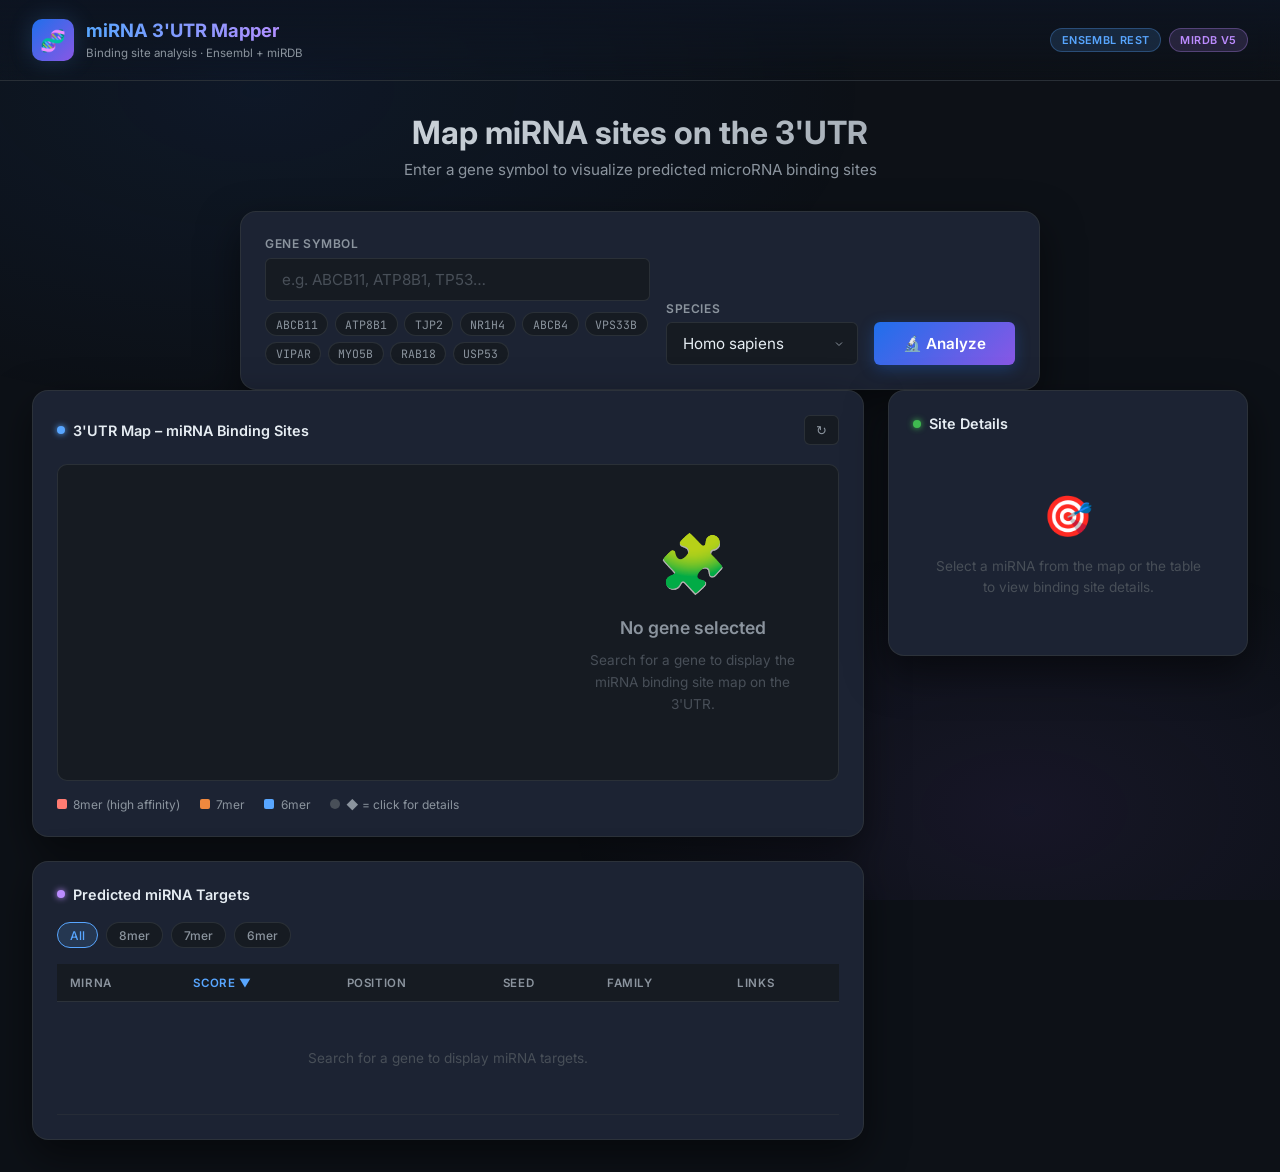
<file: mirna-utr-mapper/index.html>
<!DOCTYPE html>
<html lang="en">

<head>
    <meta charset="UTF-8" />
    <meta name="viewport" content="width=device-width, initial-scale=1.0" />
    <title>miRNA 3'UTR Mapper – Binding Site Analysis Tool</title>
    <meta name="description"
        content="Interactive map of miRNA binding sites on the 3'UTR of any human gene. Data from Ensembl REST API and miRDB." />
    <link rel="stylesheet" href="style.css" />
</head>

<body>

    <div class="progress-track" id="progress-track"></div>
    <div class="tooltip" id="tooltip"></div>

    <!-- HEADER -->
    <header>
        <div class="header-inner">
            <div class="logo">
                <div class="logo-icon">🧬</div>
                <div class="logo-text">
                    <h1>miRNA 3'UTR Mapper</h1>
                    <span>Binding site analysis · Ensembl + miRDB</span>
                </div>
            </div>
            <div class="header-badges">
                <span class="badge badge-blue">Ensembl REST</span>
                <span class="badge badge-purple">miRDB v5</span>
            </div>
        </div>
    </header>

    <!-- MAIN -->
    <main>

        <!-- SEARCH HERO -->
        <div class="search-section">
            <div class="search-hero">
                <h2>Map miRNA sites on the 3'UTR</h2>
                <p>Enter a gene symbol to visualize predicted microRNA binding sites</p>
            </div>

            <div class="search-box">
                <div class="input-group" style="flex:2">
                    <label for="gene-input">Gene Symbol</label>
                    <input type="text" id="gene-input" placeholder="e.g. ABCB11, ATP8B1, TP53…" autocomplete="off"
                        autocapitalize="characters" spellcheck="false" />
                    <div class="search-suggestions" id="suggestions"></div>
                </div>
                <div class="input-group">
                    <label for="species-select">Species</label>
                    <select id="species-select">
                        <option value="homo_sapiens">Homo sapiens</option>
                        <option value="mus_musculus">Mus musculus</option>
                        <option value="rattus_norvegicus">Rattus norvegicus</option>
                        <option value="danio_rerio">Danio rerio</option>
                    </select>
                </div>
                <button class="btn-search" id="btn-search">🔬 Analyze</button>
            </div>
        </div>

        <!-- STATUS BAR -->
        <div class="status-bar" id="status-bar"></div>

        <!-- GENE INFO CARD -->
        <div class="gene-info-card" id="gene-info-card"></div>

        <!-- TRANSCRIPT SELECTOR -->
        <div class="transcript-bar" id="transcript-bar">
            <label for="transcript-select">📋 Transcript:</label>
            <select id="transcript-select"></select>
            <button class="btn-icon" id="btn-export" title="Export CSV">⬇ Export CSV</button>
        </div>

        <!-- CONTENT GRID -->
        <div class="content-grid">

            <!-- LEFT: MAP + TABLE -->
            <div>

                <!-- UTR MAP PANEL -->
                <div class="map-panel">
                    <div class="panel-header">
                        <div class="panel-title">
                            <span class="dot dot-blue"></span>
                            3'UTR Map – miRNA Binding Sites
                        </div>
                        <div class="panel-controls">
                            <button class="btn-icon" onclick="if(state.filteredTargets.length) renderUTRMap()"
                                title="Redraw map">↻</button>
                        </div>
                    </div>

                    <div class="utr-map-container">
                        <!-- Loading overlay for map -->
                        <div class="loading-overlay" id="loading-map">
                            <div class="spinner"></div>
                            <span class="loading-text">Loading map…</span>
                        </div>

                        <svg id="utr-svg" aria-label="Interactive 3'UTR map">
                            <!-- Empty state inside SVG -->
                        </svg>

                        <!-- Empty state (shown before search) -->
                        <div class="empty-state" id="map-empty">
                            <span class="big-icon">🧩</span>
                            <h3>No gene selected</h3>
                            <p>Search for a gene to display the miRNA binding site map on the 3'UTR.</p>
                        </div>
                    </div>

                    <div class="legend">
                        <div class="legend-item">
                            <div class="legend-dot" style="background:#ff7b72"></div> 8mer (high affinity)
                        </div>
                        <div class="legend-item">
                            <div class="legend-dot" style="background:#f0883e"></div> 7mer
                        </div>
                        <div class="legend-item">
                            <div class="legend-dot" style="background:#58a6ff"></div> 6mer
                        </div>
                        <div class="legend-item">
                            <div class="legend-dot" style="background:#484f58; border-radius:50%"></div>
                            ◆ = click for details
                        </div>
                    </div>
                </div><!-- /map-panel -->

                <!-- TABLE PANEL -->
                <div class="table-panel">
                    <div class="panel-header">
                        <div class="panel-title">
                            <span class="dot dot-purple"></span>
                            Predicted miRNA Targets
                        </div>
                    </div>

                    <div class="table-filters">
                        <span class="filter-chip active" data-filter="all">All</span>
                        <span class="filter-chip" data-filter="8mer">8mer</span>
                        <span class="filter-chip" data-filter="7mer">7mer</span>
                        <span class="filter-chip" data-filter="6mer">6mer</span>
                    </div>

                    <div class="table-wrapper">
                        <div class="loading-overlay" id="loading-table"
                            style="position:relative;border-radius:8px;min-height:60px">
                            <div class="spinner"></div>
                        </div>
                        <table>
                            <thead>
                                <tr>
                                    <th data-col="mirna">miRNA</th>
                                    <th data-col="score" class="sorted">Score ▼</th>
                                    <th data-col="position">Position</th>
                                    <th data-col="seed">Seed</th>
                                    <th data-col="family">Family</th>
                                    <th>Links</th>
                                </tr>
                            </thead>
                            <tbody id="table-body">
                                <tr>
                                    <td colspan="6" style="text-align:center;padding:3rem;color:var(--text-muted)">
                                        Search for a gene to display miRNA targets.
                                    </td>
                                </tr>
                            </tbody>
                        </table>
                    </div>
                </div><!-- /table-panel -->

            </div><!-- /left col -->

            <!-- RIGHT: DETAIL PANEL -->
            <div class="detail-panel">
                <div class="panel-header">
                    <div class="panel-title">
                        <span class="dot dot-green"></span>
                        Site Details
                    </div>
                </div>

                <div class="detail-empty" id="detail-empty">
                    <span class="icon">🎯</span>
                    <p>Select a miRNA from the map or the table to view binding site details.</p>
                </div>

                <div class="detail-content" id="detail-content">
                    <!-- populated by JS -->
                </div>
            </div>

        </div><!-- /content-grid -->

    </main><!-- /main -->

    <script src="app.js"></script>
    <script>
        // Hide map empty state when svg has content
        const mapEmptyEl = document.getElementById('map-empty');
        const origRenderUTRMap = renderUTRMap;
        window.renderUTRMap = function () {
            origRenderUTRMap();
            if (state.filteredTargets.length > 0) {
                mapEmptyEl.style.display = 'none';
            } else {
                mapEmptyEl.style.display = '';
            }
        };

        // Also hide on reset
        const origResetUI = resetUI;
        window.resetUI = function () {
            origResetUI();
            mapEmptyEl.style.display = '';
        };
    </script>
</body>

</html>
</file>
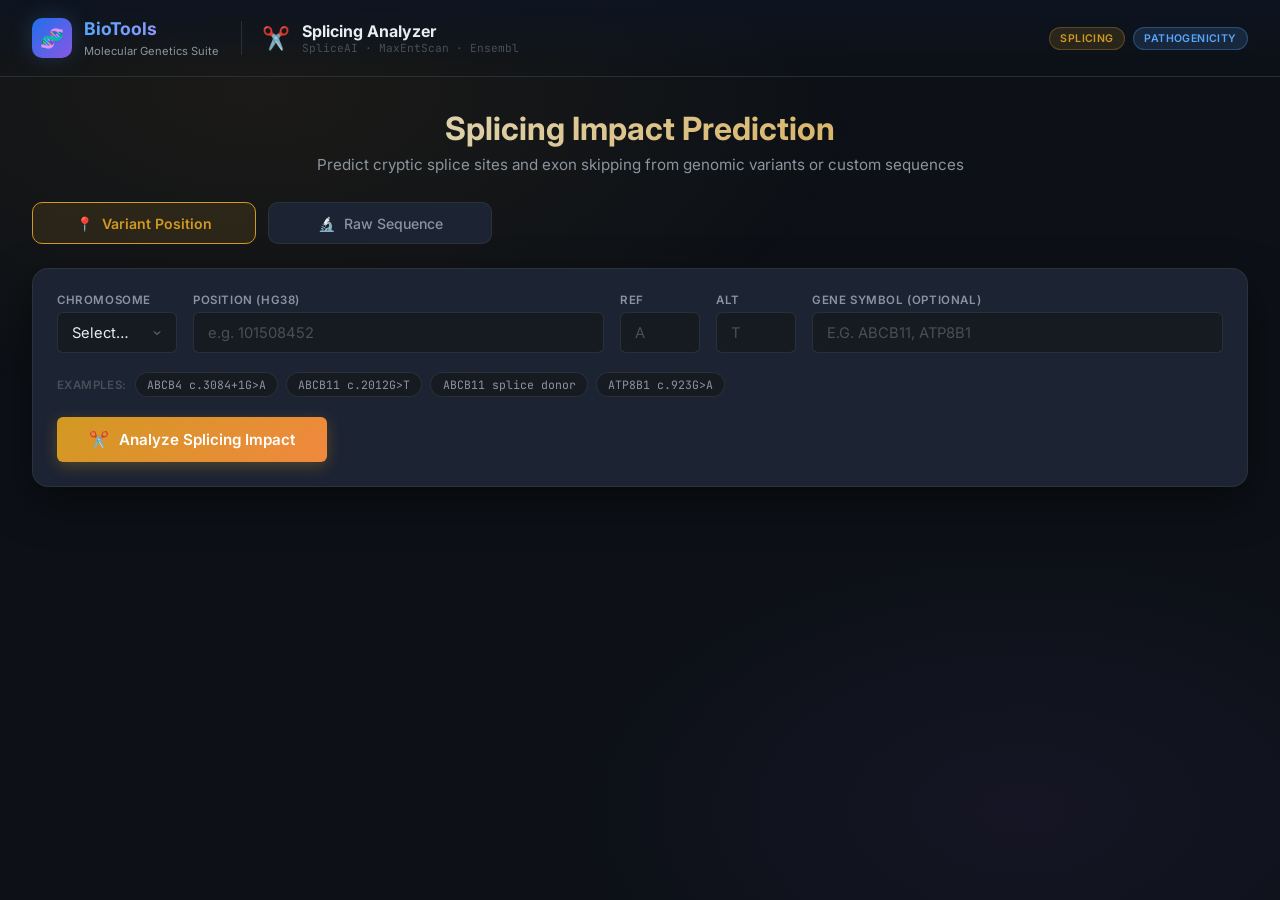
<file: splicing-analyzer/index.html>
<!DOCTYPE html>
<html lang="en">

<head>
    <meta charset="UTF-8" />
    <meta name="viewport" content="width=device-width,initial-scale=1" />
    <title>Splicing Analyzer – BioTools</title>
    <meta name="description"
        content="Predict the impact of genetic variants on RNA splicing using SpliceAI and MaxEntScan scoring. Part of the BioTools molecular genetics suite." />
    <link rel="stylesheet" href="style.css" />
    <link rel="preconnect" href="https://fonts.googleapis.com" />
    <link
        href="https://fonts.googleapis.com/css2?family=Inter:wght@300;400;500;600;700&family=JetBrains+Mono:wght@400;500&display=swap"
        rel="stylesheet" />
</head>

<body>

    <div class="progress-track" id="progress-track"></div>
    <div class="tooltip" id="tooltip"></div>

    <!-- HEADER -->
    <header>
        <div class="header-inner">
            <a href="../biotools-homepage/index.html" class="logo" style="text-decoration:none">
                <div class="logo-icon">🧬</div>
                <div class="logo-text">
                    <h1>BioTools</h1>
                    <span>Molecular Genetics Suite</span>
                </div>
            </a>
            <div class="tool-title">
                <span class="tool-icon">✂️</span>
                <div>
                    <div class="tool-name">Splicing Analyzer</div>
                    <div class="tool-sub">SpliceAI · MaxEntScan · Ensembl</div>
                </div>
            </div>
            <div class="header-badges">
                <span class="badge badge-orange">Splicing</span>
                <span class="badge badge-blue">Pathogenicity</span>
            </div>
        </div>
    </header>

    <main>

        <!-- HERO -->
        <div class="search-hero">
            <h2>Splicing Impact Prediction</h2>
            <p>Predict cryptic splice sites and exon skipping from genomic variants or custom sequences</p>
        </div>

        <!-- MODE TABS -->
        <div class="mode-tabs">
            <button class="mode-tab active" id="tab-position" onclick="switchMode('position')">
                <span>📍</span> Variant Position
            </button>
            <button class="mode-tab" id="tab-sequence" onclick="switchMode('sequence')">
                <span>🔬</span> Raw Sequence
            </button>
        </div>

        <!-- INPUT PANEL – POSITION MODE -->
        <div class="input-panel" id="panel-position">
            <div class="input-grid">
                <div class="input-group">
                    <label for="input-chrom">Chromosome</label>
                    <select id="input-chrom">
                        <option value="">Select…</option>
                        <option>1</option>
                        <option>2</option>
                        <option>3</option>
                        <option>4</option>
                        <option>5</option>
                        <option>6</option>
                        <option>7</option>
                        <option>8</option>
                        <option>9</option>
                        <option>10</option>
                        <option>11</option>
                        <option>12</option>
                        <option>13</option>
                        <option>14</option>
                        <option>15</option>
                        <option>16</option>
                        <option>17</option>
                        <option>18</option>
                        <option>19</option>
                        <option>20</option>
                        <option>21</option>
                        <option>22</option>
                        <option>X</option>
                        <option>Y</option>
                    </select>
                </div>
                <div class="input-group">
                    <label for="input-pos">Position (hg38)</label>
                    <input type="number" id="input-pos" placeholder="e.g. 101508452" min="1" />
                </div>
                <div class="input-group">
                    <label for="input-ref">Ref</label>
                    <input type="text" id="input-ref" placeholder="A" maxlength="10" style="text-transform:uppercase" />
                </div>
                <div class="input-group">
                    <label for="input-alt">Alt</label>
                    <input type="text" id="input-alt" placeholder="T" maxlength="10" style="text-transform:uppercase" />
                </div>
                <div class="input-group input-gene">
                    <label for="input-gene">Gene symbol (optional)</label>
                    <input type="text" id="input-gene" placeholder="e.g. ABCB11, ATP8B1"
                        style="text-transform:uppercase" />
                </div>
            </div>

            <div class="examples-row">
                <span class="examples-label">Examples:</span>
                <button class="example-chip" onclick="fillExample('13','20189473','A','G','ABCB4')">ABCB4
                    c.3084+1G>A</button>
                <button class="example-chip" onclick="fillExample('18','55144033','G','T','ABCB11')">ABCB11
                    c.2012G>T</button>
                <button class="example-chip" onclick="fillExample('18','55142867','C','T','ABCB11')">ABCB11 splice
                    donor</button>
                <button class="example-chip" onclick="fillExample('1','26785958','G','A','ATP8B1')">ATP8B1
                    c.923G>A</button>
            </div>

            <div class="btn-row">
                <button class="btn-analyze" id="btn-analyze-pos" onclick="analyzePosition()">
                    <span class="btn-icon-emoji">✂️</span> Analyze Splicing Impact
                </button>
            </div>
        </div>

        <!-- INPUT PANEL – SEQUENCE MODE -->
        <div class="input-panel hidden" id="panel-sequence">
            <div class="seq-help">
                <p>Paste a sequence of <strong>at least 23 nucleotides</strong> surrounding a splice site. The variant
                    position is indicated by brackets, e.g. <code>AAGGTGAAG[T/C]CTAATG</code>, or paste a plain sequence
                    to scan all potential splice sites.</p>
            </div>
            <div class="input-group" style="margin-bottom:1rem">
                <label for="input-seq">Sequence (IUPAC, brackets optional)</label>
                <textarea id="input-seq" rows="5"
                    placeholder="e.g. CAGGTAAGTGCTGTTACTTACTTAG[G/A]TTAATCAAGGT&#10;&#10;or plain: CAGGTAAGTGCTGTTACTTACTTAGGTTAATCAAGGT"></textarea>
            </div>
            <div class="input-grid" style="grid-template-columns:1fr 1fr;max-width:500px">
                <div class="input-group">
                    <label for="seq-scan-type">Scan for</label>
                    <select id="seq-scan-type">
                        <option value="donor">Donor sites (GT)</option>
                        <option value="acceptor">Acceptor sites (AG)</option>
                        <option value="both" selected>Both</option>
                    </select>
                </div>
            </div>
            <div class="btn-row">
                <button class="btn-analyze" id="btn-analyze-seq" onclick="analyzeSequence()">
                    <span class="btn-icon-emoji">🔬</span> Score Splice Sites
                </button>
            </div>
        </div>

        <!-- STATUS BAR -->
        <div class="status-bar" id="status-bar"></div>

        <!-- LOADING -->
        <div class="loading-overlay hidden" id="loading-overlay">
            <div class="spinner"></div>
            <div class="loading-text" id="loading-text">Querying SpliceAI…</div>
        </div>

        <!-- RESULTS – POSITION MODE -->
        <div class="results-area hidden" id="results-position">

            <!-- Variant summary card -->
            <div class="variant-card" id="variant-card">
                <div class="vc-left">
                    <div class="vc-variant" id="vc-variant-label"></div>
                    <div class="vc-gene" id="vc-gene-label"></div>
                </div>
                <div class="vc-verdicts" id="vc-verdicts"></div>
            </div>

            <!-- Delta scores -->
            <div class="scores-grid">
                <div class="score-card" id="sc-ag">
                    <div class="sc-label">ΔScore Acceptor Gain</div>
                    <div class="sc-acronym">DS_AG</div>
                    <div class="sc-value" id="val-ds-ag">–</div>
                    <div class="sc-bar-bg">
                        <div class="sc-bar-fill" id="bar-ds-ag"></div>
                    </div>
                    <div class="sc-pos" id="pos-ds-ag"></div>
                </div>
                <div class="score-card" id="sc-al">
                    <div class="sc-label">ΔScore Acceptor Loss</div>
                    <div class="sc-acronym">DS_AL</div>
                    <div class="sc-value" id="val-ds-al">–</div>
                    <div class="sc-bar-bg">
                        <div class="sc-bar-fill" id="bar-ds-al"></div>
                    </div>
                    <div class="sc-pos" id="pos-ds-al"></div>
                </div>
                <div class="score-card" id="sc-dg">
                    <div class="sc-label">ΔScore Donor Gain</div>
                    <div class="sc-acronym">DS_DG</div>
                    <div class="sc-value" id="val-ds-dg">–</div>
                    <div class="sc-bar-bg">
                        <div class="sc-bar-fill" id="bar-ds-dg"></div>
                    </div>
                    <div class="sc-pos" id="pos-ds-dg"></div>
                </div>
                <div class="score-card" id="sc-dl">
                    <div class="sc-label">ΔScore Donor Loss</div>
                    <div class="sc-acronym">DS_DL</div>
                    <div class="sc-value" id="val-ds-dl">–</div>
                    <div class="sc-bar-bg">
                        <div class="sc-bar-fill" id="bar-ds-dl"></div>
                    </div>
                    <div class="sc-pos" id="pos-ds-dl"></div>
                </div>
            </div>

            <!-- Interpretation -->
            <div class="interp-panel" id="interp-panel">
                <div class="panel-header">
                    <div class="panel-title"><span class="dot dot-orange"></span> Clinical Interpretation</div>
                </div>
                <div class="interp-body" id="interp-body"></div>
            </div>

            <!-- Sequence viewer -->
            <div class="seq-viewer-panel" id="seq-viewer-panel">
                <div class="panel-header">
                    <div class="panel-title"><span class="dot dot-blue"></span> Genomic Context</div>
                    <div class="panel-controls">
                        <button class="btn-sm" onclick="copySeqContext()">⎘ Copy</button>
                    </div>
                </div>
                <div class="seq-ruler" id="seq-ruler"></div>
                <div class="seq-display" id="seq-display"></div>
                <div class="seq-legend">
                    <span class="sleg-item sleg-ref">Ref</span>
                    <span class="sleg-item sleg-alt">Alt</span>
                    <span class="sleg-item sleg-donor">Donor GT</span>
                    <span class="sleg-item sleg-acceptor">Acceptor AG</span>
                    <span class="sleg-item sleg-cryptic">Cryptic site</span>
                </div>
            </div>

            <!-- MaxEntScan panel (fetched from Ensembl context) -->
            <div class="mes-panel" id="mes-panel">
                <div class="panel-header">
                    <div class="panel-title"><span class="dot dot-purple"></span> MaxEntScan Scoring</div>
                    <button class="btn-sm info-btn"
                        title="MaxEntScan uses maximum entropy modeling to score 5' and 3' splice sites"
                        onclick="showMESInfo()">ℹ</button>
                </div>
                <div class="mes-grid" id="mes-grid"></div>
            </div>

            <!-- External links -->
            <div class="ext-panel">
                <div class="panel-header">
                    <div class="panel-title"><span class="dot dot-green"></span> External Resources</div>
                </div>
                <div class="ext-links" id="ext-links"></div>
            </div>
        </div>

        <!-- RESULTS – SEQUENCE MODE -->
        <div class="results-area hidden" id="results-sequence">
            <div class="seq-results-header">
                <h3>MaxEntScan Results</h3>
                <p class="seq-results-sub" id="seq-results-sub"></p>
            </div>
            <div class="mes-table-wrap">
                <table class="mes-table" id="mes-table">
                    <thead>
                        <tr>
                            <th>Position</th>
                            <th>Type</th>
                            <th>Sequence (9-mer / 23-mer)</th>
                            <th>MES Score</th>
                            <th>Rating</th>
                        </tr>
                    </thead>
                    <tbody id="mes-table-body"></tbody>
                </table>
            </div>
        </div>

    </main>

    <!-- MES Info modal -->
    <div class="modal-overlay hidden" id="mes-modal">
        <div class="modal-box">
            <div class="modal-header">
                <span>ℹ️ MaxEntScan – Method Notes</span>
                <button class="modal-close" onclick="closeMESModal()">✕</button>
            </div>
            <div class="modal-body">
                <p><strong>MaxEntScan</strong> (Yeo & Burge, 2004) uses a maximum entropy model to score 5' and 3'
                    splice sites based on the informational content of the surrounding sequence.</p>
                <br />
                <p><strong>Score thresholds (5' donor):</strong></p>
                <ul>
                    <li>Score &gt; 8.5 → Strong site</li>
                    <li>6 – 8.5 → Medium</li>
                    <li>3 – 6 → Weak</li>
                    <li>&lt; 3 → Very weak / non-functional</li>
                </ul>
                <br />
                <p><strong>Score thresholds (3' acceptor):</strong></p>
                <ul>
                    <li>Score &gt; 10 → Strong site</li>
                    <li>6 – 10 → Medium</li>
                    <li>0 – 6 → Weak</li>
                    <li>&lt; 0 → Non-functional</li>
                </ul>
                <br />
                <p class="modal-note">Note: MaxEntScan scores are computed using a JavaScript port of the original Perl
                    implementation. Results match the <a
                        href="http://hollywood.mit.edu/burgelab/maxent/Xmaxentscan_scoreseq.html" target="_blank">online
                        tool</a> within ±0.01.</p>
            </div>
        </div>
    </div>

    <script src="app.js"></script>
</body>

</html>
</file>
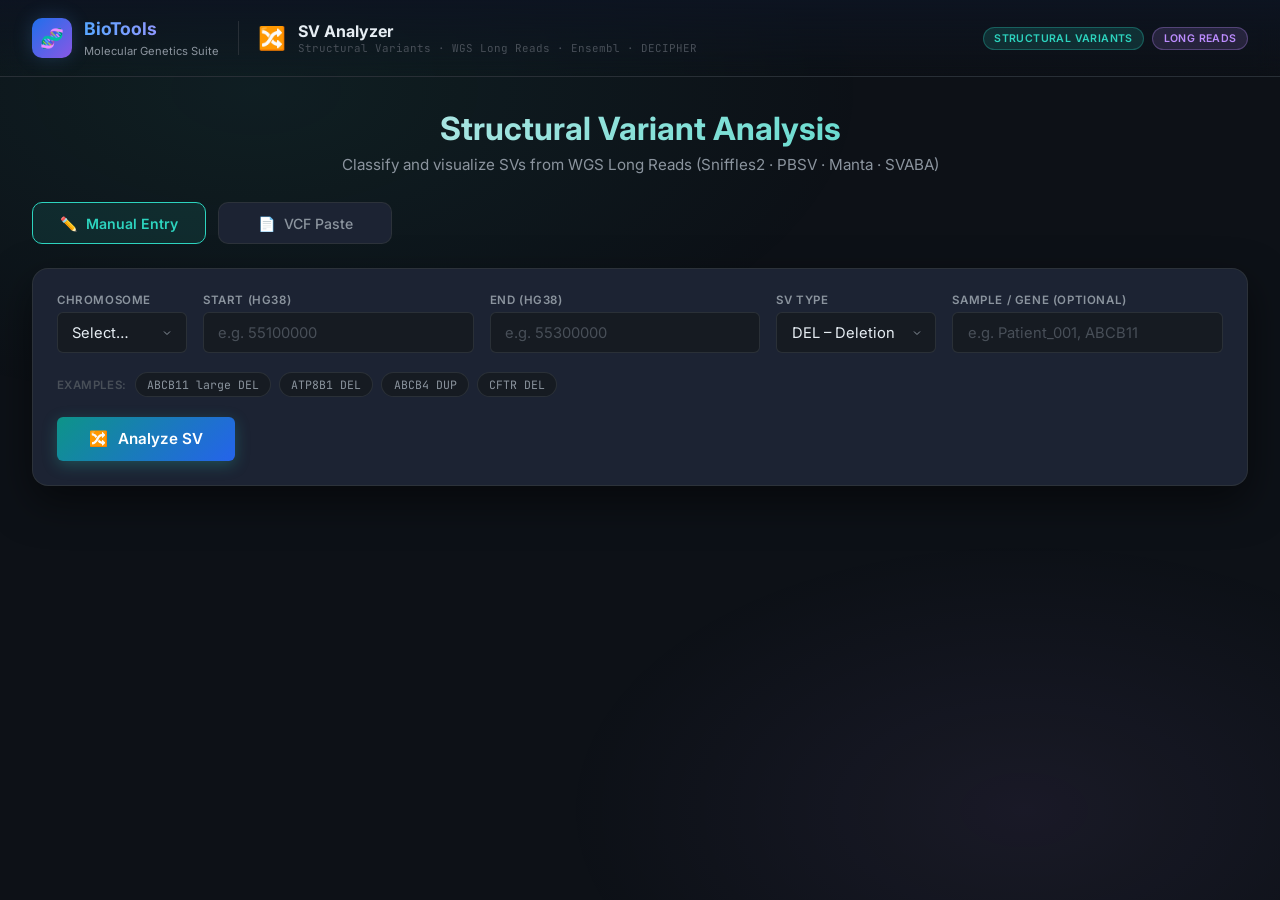
<file: sv-analyzer/index.html>
<!DOCTYPE html>
<html lang="en">

<head>
    <meta charset="UTF-8" />
    <meta name="viewport" content="width=device-width,initial-scale=1" />
    <title>SV Analyzer – BioTools</title>
    <meta name="description"
        content="Structural Variant analysis tool for WGS long-read data. Visualize DEL, DUP, INV, INS, BND with gene overlap, ACMG-like classification and links to DECIPHER, DGV and gnomAD-SV." />
    <link rel="stylesheet" href="style.css" />
    <link rel="preconnect" href="https://fonts.googleapis.com" />
    <link
        href="https://fonts.googleapis.com/css2?family=Inter:wght@300;400;500;600;700&family=JetBrains+Mono:wght@400;500&display=swap"
        rel="stylesheet" />
</head>

<body>

    <div class="progress-track" id="progress-track"></div>
    <div class="tooltip" id="tooltip"></div>

    <!-- HEADER -->
    <header>
        <div class="header-inner">
            <a href="../biotools-homepage/index.html" class="logo" style="text-decoration:none">
                <div class="logo-icon">🧬</div>
                <div class="logo-text">
                    <h1>BioTools</h1>
                    <span>Molecular Genetics Suite</span>
                </div>
            </a>
            <div class="tool-title">
                <span class="tool-icon">🔀</span>
                <div>
                    <div class="tool-name">SV Analyzer</div>
                    <div class="tool-sub">Structural Variants · WGS Long Reads · Ensembl · DECIPHER</div>
                </div>
            </div>
            <div class="header-badges">
                <span class="badge badge-teal">Structural Variants</span>
                <span class="badge badge-purple">Long Reads</span>
            </div>
        </div>
    </header>

    <main>

        <!-- HERO -->
        <div class="search-hero">
            <h2>Structural Variant Analysis</h2>
            <p>Classify and visualize SVs from WGS Long Reads (Sniffles2 · PBSV · Manta · SVABA)</p>
        </div>

        <!-- MODE TABS -->
        <div class="mode-tabs">
            <button class="mode-tab active" id="tab-manual" onclick="switchMode('manual')">
                <span>✏️</span> Manual Entry
            </button>
            <button class="mode-tab" id="tab-vcf" onclick="switchMode('vcf')">
                <span>📄</span> VCF Paste
            </button>
        </div>

        <!-- MANUAL INPUT -->
        <div class="input-panel" id="panel-manual">
            <div class="input-grid-sv">
                <div class="input-group">
                    <label for="sv-chrom">Chromosome</label>
                    <select id="sv-chrom">
                        <option value="">Select…</option>
                        <option>1</option>
                        <option>2</option>
                        <option>3</option>
                        <option>4</option>
                        <option>5</option>
                        <option>6</option>
                        <option>7</option>
                        <option>8</option>
                        <option>9</option>
                        <option>10</option>
                        <option>11</option>
                        <option>12</option>
                        <option>13</option>
                        <option>14</option>
                        <option>15</option>
                        <option>16</option>
                        <option>17</option>
                        <option>18</option>
                        <option>19</option>
                        <option>20</option>
                        <option>21</option>
                        <option>22</option>
                        <option>X</option>
                        <option>Y</option>
                    </select>
                </div>
                <div class="input-group">
                    <label for="sv-start">Start (hg38)</label>
                    <input type="number" id="sv-start" placeholder="e.g. 55100000" min="1" />
                </div>
                <div class="input-group">
                    <label for="sv-end">End (hg38)</label>
                    <input type="number" id="sv-end" placeholder="e.g. 55300000" min="1" />
                </div>
                <div class="input-group">
                    <label for="sv-type">SV Type</label>
                    <select id="sv-type">
                        <option value="DEL">DEL – Deletion</option>
                        <option value="DUP">DUP – Duplication</option>
                        <option value="INV">INV – Inversion</option>
                        <option value="INS">INS – Insertion</option>
                        <option value="BND">BND – Translocation</option>
                    </select>
                </div>
                <div class="input-group">
                    <label for="sv-sample">Sample / Gene (optional)</label>
                    <input type="text" id="sv-sample" placeholder="e.g. Patient_001, ABCB11" />
                </div>
            </div>

            <div class="examples-row">
                <span class="examples-label">Examples:</span>
                <button class="example-chip" onclick="fillManual('18','55100000','55300000','DEL','IFC-Patient')">ABCB11
                    large DEL</button>
                <button class="example-chip"
                    onclick="fillManual('1','26700000','26850000','DEL','ATP8B1-Patient')">ATP8B1 DEL</button>
                <button class="example-chip" onclick="fillManual('13','20100000','20250000','DUP','ABCB4')">ABCB4
                    DUP</button>
                <button class="example-chip" onclick="fillManual('7','117120000','117307162','DEL','CFTR')">CFTR
                    DEL</button>
            </div>

            <div class="btn-row">
                <button class="btn-analyze" id="btn-analyze-sv" onclick="analyzeSV()">
                    <span>🔀</span> Analyze SV
                </button>
            </div>
        </div>

        <!-- VCF PASTE INPUT -->
        <div class="input-panel hidden" id="panel-vcf">
            <div class="vcf-help">
                <p>Paste one or more VCF lines from <strong>Sniffles2</strong>, <strong>PBSV</strong>,
                    <strong>Manta</strong> or <strong>SVABA</strong>.
                    Header lines starting with <code>#</code> are ignored. The tool parses CHROM, POS, ALT, INFO
                    (SVTYPE, END, SVLEN).</p>
            </div>
            <div class="input-group" style="margin-bottom:1rem">
                <label for="vcf-input">VCF Lines (one SV per row)</label>
                <textarea id="vcf-input" rows="7" placeholder="18&#9;55144033&#9;.&#9;N&#9;&lt;DEL&gt;&#9;.&#9;PASS&#9;SVTYPE=DEL;END=55300000;SVLEN=-156000&#9;GT&#9;0/1
18&#9;55200000&#9;.&#9;N&#9;&lt;DUP&gt;&#9;.&#9;PASS&#9;SVTYPE=DUP;END=55250000;SVLEN=50000&#9;GT&#9;0/1"></textarea>
            </div>
            <div class="btn-row">
                <button class="btn-analyze" onclick="analyzeVCF()">
                    <span>📄</span> Parse &amp; Analyze VCF
                </button>
            </div>
        </div>

        <!-- STATUS BAR -->
        <div class="status-bar" id="status-bar"></div>

        <!-- LOADING -->
        <div class="loading-overlay hidden" id="loading-overlay">
            <div class="spinner"></div>
            <div class="loading-text" id="loading-text">Querying Ensembl…</div>
        </div>

        <!-- RESULTS -->
        <div class="results-area hidden" id="results-area">

            <!-- SV header card -->
            <div class="sv-header-card" id="sv-header-card">
                <div class="svh-left">
                    <div class="sv-type-badge" id="sv-type-badge"></div>
                    <div class="sv-coords" id="sv-coords"></div>
                    <div class="sv-size" id="sv-size"></div>
                </div>
                <div class="svh-right">
                    <div class="sv-verdicts" id="sv-verdicts"></div>
                </div>
            </div>

            <!-- VCF multi-SV list (for VCF mode) -->
            <div class="multi-sv-panel hidden" id="multi-sv-panel">
                <div class="panel-header">
                    <div class="panel-title"><span class="dot dot-teal"></span> Parsed SVs</div>
                    <span class="panel-sub" id="multi-sv-count"></span>
                </div>
                <div class="sv-list" id="sv-list"></div>
            </div>

            <!-- Main grid -->
            <div class="results-grid">

                <!-- Gene overlap -->
                <div class="result-panel" id="genes-panel">
                    <div class="panel-header">
                        <div class="panel-title"><span class="dot dot-teal"></span> Gene Overlap</div>
                        <span class="panel-sub" id="genes-count"></span>
                    </div>
                    <div class="gene-list" id="gene-list"></div>
                </div>

                <!-- Classification -->
                <div class="result-panel" id="class-panel">
                    <div class="panel-header">
                        <div class="panel-title"><span class="dot dot-purple"></span> Classification</div>
                    </div>
                    <div class="class-body" id="class-body"></div>
                </div>

            </div>

            <!-- SVG Viewer -->
            <div class="sv-viewer-panel">
                <div class="panel-header">
                    <div class="panel-title"><span class="dot dot-teal"></span> Genomic View</div>
                    <div class="panel-controls">
                        <span id="viewer-coords-label"
                            style="font-size:.75rem;color:var(--text-muted);font-family:'JetBrains Mono',monospace"></span>
                    </div>
                </div>
                <div class="sv-svg-container">
                    <svg id="sv-svg" width="100%" height="160"></svg>
                </div>
                <div class="sv-legend">
                    <span class="leg-item leg-del">DEL</span>
                    <span class="leg-item leg-dup">DUP</span>
                    <span class="leg-item leg-inv">INV</span>
                    <span class="leg-item leg-ins">INS</span>
                    <span class="leg-item leg-gene">Gene</span>
                </div>
            </div>

            <!-- External links -->
            <div class="ext-panel">
                <div class="panel-header">
                    <div class="panel-title"><span class="dot dot-green"></span> External Resources</div>
                </div>
                <div class="ext-links" id="ext-links"></div>
            </div>

        </div>

    </main>

    <script src="app.js"></script>
</body>

</html>
</file>
<file: mirna-utr-mapper/style.css>
@import url('https://fonts.googleapis.com/css2?family=Inter:wght@300;400;500;600;700&family=JetBrains+Mono:wght@400;500&display=swap');

:root {
  --bg-primary:#0d1117;--bg-secondary:#161b22;--bg-card:#1c2333;
  --border:rgba(48,54,61,0.8);--accent:#58a6ff;--accent-2:#bc8cff;
  --accent-3:#3fb950;--accent-warn:#f0883e;--accent-hot:#ff7b72;
  --text-primary:#e6edf3;--text-secondary:#8b949e;--text-muted:#484f58;
  --gradient-1:linear-gradient(135deg,#1f6feb 0%,#8957e5 100%);
  --shadow-lg:0 16px 40px rgba(0,0,0,0.5);
  --shadow-glow:0 0 24px rgba(88,166,255,0.2);
  --radius-lg:16px;--radius-md:10px;--radius-sm:6px;
  --transition:0.2s cubic-bezier(0.16,1,0.3,1);
}
*,*::before,*::after{box-sizing:border-box;margin:0;padding:0}
html{scroll-behavior:smooth}
body{font-family:'Inter',sans-serif;background:var(--bg-primary);color:var(--text-primary);min-height:100vh;overflow-x:hidden}
body::before{content:'';position:fixed;inset:0;background:radial-gradient(ellipse 80% 60% at 20% 10%,rgba(31,111,235,0.08) 0%,transparent 60%),radial-gradient(ellipse 60% 50% at 80% 90%,rgba(137,87,229,0.08) 0%,transparent 60%);pointer-events:none;z-index:0}

/* HEADER */
header{position:relative;z-index:1;padding:0 2rem;background:linear-gradient(180deg,rgba(13,20,33,0.95) 0%,transparent 100%);border-bottom:1px solid var(--border);backdrop-filter:blur(12px)}
.header-inner{max-width:1400px;margin:0 auto;display:flex;align-items:center;gap:1rem;padding:1.2rem 0}
.logo{display:flex;align-items:center;gap:.75rem}
.logo-icon{width:42px;height:42px;border-radius:10px;background:var(--gradient-1);display:flex;align-items:center;justify-content:center;font-size:1.3rem;box-shadow:var(--shadow-glow)}
.logo-text h1{font-size:1.15rem;font-weight:700;background:linear-gradient(90deg,#58a6ff 0%,#bc8cff 100%);-webkit-background-clip:text;-webkit-text-fill-color:transparent;background-clip:text}
.logo-text span{font-size:.72rem;color:var(--text-secondary)}
.header-badges{margin-left:auto;display:flex;gap:.5rem}
.badge{padding:.25rem .65rem;border-radius:20px;font-size:.68rem;font-weight:600;letter-spacing:.4px;text-transform:uppercase}
.badge-blue{background:rgba(88,166,255,0.15);color:var(--accent);border:1px solid rgba(88,166,255,0.3)}
.badge-purple{background:rgba(188,140,255,0.15);color:var(--accent-2);border:1px solid rgba(188,140,255,0.3)}

/* MAIN */
main{position:relative;z-index:1;max-width:1400px;margin:0 auto;padding:2rem}

/* SEARCH */
.search-hero{text-align:center;margin-bottom:2rem}
.search-hero h2{font-size:2rem;font-weight:700;background:linear-gradient(135deg,#e6edf3 0%,#8b949e 100%);-webkit-background-clip:text;-webkit-text-fill-color:transparent;background-clip:text;margin-bottom:.5rem}
.search-hero p{color:var(--text-secondary);font-size:.95rem}
.search-box{background:var(--bg-card);border:1px solid var(--border);border-radius:var(--radius-lg);padding:1.5rem;display:flex;gap:1rem;align-items:flex-end;box-shadow:var(--shadow-lg);max-width:800px;margin:0 auto;transition:border-color var(--transition)}
.search-box:focus-within{border-color:rgba(88,166,255,0.5);box-shadow:var(--shadow-lg),var(--shadow-glow)}
.input-group{flex:1;display:flex;flex-direction:column;gap:.4rem}
.input-group label{font-size:.75rem;font-weight:600;color:var(--text-secondary);text-transform:uppercase;letter-spacing:.6px}
.input-group input,.input-group select{background:var(--bg-secondary);border:1px solid var(--border);color:var(--text-primary);border-radius:var(--radius-sm);padding:.7rem 1rem;font-family:'Inter',sans-serif;font-size:.95rem;outline:none;transition:border-color var(--transition),box-shadow var(--transition);width:100%}
.input-group input::placeholder{color:var(--text-muted)}
.input-group input:focus,.input-group select:focus{border-color:var(--accent);box-shadow:0 0 0 3px rgba(88,166,255,0.12)}
.input-group select{appearance:none;cursor:pointer;background-image:url("data:image/svg+xml,%3Csvg xmlns='http://www.w3.org/2000/svg' width='12' height='12' viewBox='0 0 24 24' fill='none' stroke='%238b949e' stroke-width='2'%3E%3Cpath d='m6 9 6 6 6-6'/%3E%3C/svg%3E");background-repeat:no-repeat;background-position:right .8rem center;padding-right:2.5rem}
.input-group select option{background:var(--bg-secondary)}
.search-suggestions{display:flex;gap:.4rem;flex-wrap:wrap;margin-top:.3rem}
.suggestion-chip{padding:.2rem .6rem;background:var(--bg-secondary);border:1px solid var(--border);border-radius:20px;font-size:.72rem;font-family:'JetBrains Mono',monospace;color:var(--text-secondary);cursor:pointer;transition:all var(--transition)}
.suggestion-chip:hover{border-color:var(--accent);color:var(--accent);background:rgba(88,166,255,0.08)}
.btn-search{padding:.75rem 1.8rem;background:var(--gradient-1);border:none;border-radius:var(--radius-sm);color:white;font-family:'Inter',sans-serif;font-size:.95rem;font-weight:600;cursor:pointer;display:flex;align-items:center;gap:.5rem;transition:all var(--transition);white-space:nowrap;box-shadow:0 4px 15px rgba(31,111,235,0.3)}
.btn-search:hover{transform:translateY(-1px);box-shadow:0 8px 25px rgba(31,111,235,0.4)}
.btn-search:disabled{opacity:.5;cursor:not-allowed;transform:none}

/* GENE INFO */
.gene-info-card{background:var(--bg-card);border:1px solid var(--border);border-radius:var(--radius-lg);padding:1.2rem 1.5rem;margin-bottom:1.5rem;display:none;animation:slideIn .3s ease}
.gene-info-card.visible{display:flex;gap:2rem;flex-wrap:wrap;align-items:center}
.gene-info-stat{display:flex;flex-direction:column;gap:.2rem}
.gene-info-stat .label{font-size:.7rem;color:var(--text-muted);text-transform:uppercase;letter-spacing:.6px;font-weight:600}
.gene-info-stat .value{font-size:.95rem;font-weight:600;color:var(--text-primary);font-family:'JetBrains Mono',monospace}
.gene-info-stat .value.accent{color:var(--accent)}
.gene-info-stat .value.green{color:var(--accent-3)}
.gene-badge{margin-left:auto;font-size:1.5rem;font-weight:800;background:var(--gradient-1);-webkit-background-clip:text;-webkit-text-fill-color:transparent;background-clip:text}

/* TRANSCRIPT BAR */
.transcript-bar{display:none;align-items:center;gap:1rem;margin-bottom:1.5rem;padding:.8rem 1.2rem;background:var(--bg-card);border:1px solid var(--border);border-radius:var(--radius-md);animation:slideIn .3s ease}
.transcript-bar.visible{display:flex}
.transcript-bar label{font-size:.8rem;color:var(--text-secondary);font-weight:500;white-space:nowrap}
.transcript-bar select{flex:1;background:var(--bg-secondary);border:1px solid var(--border);color:var(--text-primary);border-radius:var(--radius-sm);padding:.5rem .8rem;font-family:'JetBrains Mono',monospace;font-size:.85rem;outline:none;cursor:pointer}
.transcript-bar .btn-icon{margin-left:auto}

/* GRID */
.content-grid{display:grid;grid-template-columns:1fr 360px;gap:1.5rem;align-items:start}
@media(max-width:1100px){.content-grid{grid-template-columns:1fr}}

/* PANELS */
.map-panel,.detail-panel,.table-panel{background:var(--bg-card);border:1px solid var(--border);border-radius:var(--radius-lg);padding:1.5rem;box-shadow:var(--shadow-lg)}
.detail-panel{position:sticky;top:1rem}
.table-panel{margin-top:1.5rem;overflow:hidden}
.panel-header{display:flex;align-items:center;justify-content:space-between;margin-bottom:1.2rem}
.panel-title{font-size:.9rem;font-weight:600;display:flex;align-items:center;gap:.5rem}
.panel-controls{display:flex;gap:.5rem;align-items:center}
.dot{width:8px;height:8px;border-radius:50%}
.dot-blue{background:var(--accent);box-shadow:0 0 6px var(--accent)}
.dot-purple{background:var(--accent-2);box-shadow:0 0 6px var(--accent-2)}
.dot-green{background:var(--accent-3);box-shadow:0 0 6px var(--accent-3)}
.btn-icon{background:var(--bg-secondary);border:1px solid var(--border);color:var(--text-secondary);border-radius:var(--radius-sm);padding:.4rem .7rem;font-size:.8rem;cursor:pointer;transition:all var(--transition);display:flex;align-items:center;gap:.3rem}
.btn-icon:hover{border-color:var(--accent);color:var(--accent);background:rgba(88,166,255,0.08)}

/* UTR MAP */
.utr-map-container{width:100%;overflow-x:auto;border-radius:var(--radius-md);background:var(--bg-secondary);border:1px solid var(--border);min-height:180px;display:flex;align-items:center;justify-content:center;position:relative}
#utr-svg{display:block;width:100%;font-family:'JetBrains Mono',monospace}
.legend{display:flex;gap:1.2rem;margin-top:1rem;flex-wrap:wrap}
.legend-item{display:flex;align-items:center;gap:.4rem;font-size:.75rem;color:var(--text-secondary)}
.legend-dot{width:10px;height:10px;border-radius:2px}

/* TABLE */
.table-filters{display:flex;gap:.5rem;margin-bottom:1rem;flex-wrap:wrap}
.filter-chip{padding:.3rem .75rem;border-radius:20px;font-size:.75rem;font-weight:500;cursor:pointer;border:1px solid var(--border);background:var(--bg-secondary);color:var(--text-secondary);transition:all var(--transition)}
.filter-chip.active{background:rgba(88,166,255,0.15);border-color:var(--accent);color:var(--accent)}
.filter-chip:hover:not(.active){border-color:var(--text-secondary);color:var(--text-primary)}
.table-wrapper{overflow-x:auto}
table{width:100%;border-collapse:collapse;font-size:.85rem}
thead{position:sticky;top:0;z-index:2}
th{background:var(--bg-secondary);color:var(--text-secondary);font-size:.72rem;font-weight:600;text-transform:uppercase;letter-spacing:.6px;padding:.7rem .8rem;text-align:left;cursor:pointer;white-space:nowrap;user-select:none;transition:color var(--transition);border-bottom:1px solid var(--border)}
th:hover{color:var(--text-primary)}
th.sorted{color:var(--accent)}
td{padding:.65rem .8rem;border-bottom:1px solid rgba(48,54,61,0.5);vertical-align:middle}
tr{transition:background var(--transition);cursor:pointer}
tbody tr:hover{background:rgba(88,166,255,0.05)}
tbody tr.selected{background:rgba(88,166,255,0.1)}
.mirna-name{font-family:'JetBrains Mono',monospace;font-weight:500;font-size:.82rem}
.score-bar-cell{min-width:100px}
.score-bar-wrap{display:flex;align-items:center;gap:.5rem}
.score-val{font-size:.8rem;font-weight:600;min-width:32px}
.score-bar{flex:1;height:6px;background:var(--bg-primary);border-radius:3px;overflow:hidden}
.score-fill{height:100%;border-radius:3px;transition:width .5s ease}
.pos-tag{font-family:'JetBrains Mono',monospace;font-size:.78rem;color:var(--text-secondary)}
.seed-tag{display:inline-block;padding:.15rem .45rem;border-radius:4px;font-size:.7rem;font-weight:600;font-family:'JetBrains Mono',monospace}
.seed-8mer{background:rgba(255,123,114,0.2);color:var(--accent-hot);border:1px solid rgba(255,123,114,0.4)}
.seed-7mer{background:rgba(240,136,62,0.2);color:var(--accent-warn);border:1px solid rgba(240,136,62,0.4)}
.seed-6mer{background:rgba(88,166,255,0.15);color:var(--accent);border:1px solid rgba(88,166,255,0.3)}
.link-ext{display:inline-flex;align-items:center;gap:.25rem;color:var(--accent);text-decoration:none;font-size:.8rem;transition:color var(--transition)}
.link-ext:hover{color:var(--accent-2)}

/* DETAIL */
.detail-empty{text-align:center;padding:2rem 1rem;color:var(--text-muted);font-size:.85rem;line-height:1.6}
.detail-empty .icon{font-size:2.5rem;margin-bottom:.5rem;display:block}
.detail-content{display:none;animation:slideIn .25s ease}
.detail-content.visible{display:block}
.detail-mirna-name{font-family:'JetBrains Mono',monospace;font-size:1.15rem;font-weight:700;background:linear-gradient(90deg,var(--accent),var(--accent-2));-webkit-background-clip:text;-webkit-text-fill-color:transparent;background-clip:text;margin-bottom:.3rem}
.detail-sub{font-size:.78rem;color:var(--text-secondary);margin-bottom:1.2rem}
.detail-grid{display:grid;grid-template-columns:1fr 1fr;gap:.75rem;margin-bottom:1.2rem}
.detail-stat{background:var(--bg-secondary);border:1px solid var(--border);border-radius:var(--radius-sm);padding:.7rem .8rem}
.detail-stat .dlabel{font-size:.68rem;color:var(--text-muted);text-transform:uppercase;letter-spacing:.5px;font-weight:600;margin-bottom:.25rem}
.detail-stat .dval{font-size:.9rem;font-weight:600;font-family:'JetBrains Mono',monospace}
.detail-sequence{background:var(--bg-secondary);border:1px solid var(--border);border-radius:var(--radius-sm);padding:.8rem;margin-bottom:1rem}
.detail-sequence .dlabel{font-size:.68rem;color:var(--text-muted);text-transform:uppercase;letter-spacing:.5px;font-weight:600;margin-bottom:.4rem}
.seed-seq{font-family:'JetBrains Mono',monospace;font-size:.85rem;letter-spacing:1px;word-break:break-all;line-height:1.5}
.hl-seed{color:var(--accent-hot);font-weight:700}
.detail-links{display:flex;flex-direction:column;gap:.5rem}
.detail-link-btn{display:flex;align-items:center;justify-content:space-between;padding:.6rem .9rem;background:var(--bg-secondary);border:1px solid var(--border);border-radius:var(--radius-sm);color:var(--text-secondary);text-decoration:none;font-size:.82rem;transition:all var(--transition)}
.detail-link-btn:hover{border-color:var(--accent);color:var(--accent);background:rgba(88,166,255,0.08)}

/* LOADING */
.loading-overlay{position:absolute;inset:0;display:none;align-items:center;justify-content:center;background:rgba(13,17,23,0.8);backdrop-filter:blur(4px);z-index:10;border-radius:var(--radius-lg);flex-direction:column;gap:1rem}
.loading-overlay.visible{display:flex}
.spinner{width:36px;height:36px;border:3px solid rgba(88,166,255,0.2);border-top-color:var(--accent);border-radius:50%;animation:spin .8s linear infinite}
.loading-text{font-size:.85rem;color:var(--text-secondary)}

/* STATUS */
.status-bar{display:none;align-items:center;gap:.75rem;padding:.7rem 1.2rem;border-radius:var(--radius-md);font-size:.82rem;margin-bottom:1.5rem;animation:slideIn .3s ease}
.status-bar.visible{display:flex}
.status-bar.error{background:rgba(255,123,114,0.1);border:1px solid rgba(255,123,114,0.3);color:var(--accent-hot)}
.status-bar.info{background:rgba(88,166,255,0.1);border:1px solid rgba(88,166,255,0.3);color:var(--accent)}
.status-bar.warn{background:rgba(240,136,62,0.1);border:1px solid rgba(240,136,62,0.3);color:var(--accent-warn)}

/* EMPTY */
.empty-state{text-align:center;padding:4rem 2rem;display:flex;flex-direction:column;align-items:center;gap:.75rem}
.empty-state .big-icon{font-size:3.5rem;margin-bottom:.5rem}
.empty-state h3{font-size:1.1rem;font-weight:600;color:var(--text-secondary)}
.empty-state p{font-size:.85rem;color:var(--text-muted);max-width:360px;line-height:1.6}

/* TOOLTIP */
.tooltip{position:fixed;z-index:100;background:var(--bg-card);border:1px solid var(--border);border-radius:8px;padding:.6rem .8rem;font-size:.78rem;pointer-events:none;opacity:0;transition:opacity .15s;max-width:220px;box-shadow:var(--shadow-lg)}
.tooltip.visible{opacity:1}
.tooltip .tt-name{font-family:'JetBrains Mono',monospace;font-weight:600;color:var(--accent);margin-bottom:.2rem}
.tooltip .tt-info{color:var(--text-secondary);line-height:1.5}

/* ANIMATIONS */
@keyframes spin{to{transform:rotate(360deg)}}
@keyframes slideIn{from{opacity:0;transform:translateY(-8px)}to{opacity:1;transform:none}}
@keyframes pulse{0%,100%{opacity:1}50%{opacity:.5}}

/* SCROLLBAR */
::-webkit-scrollbar{width:6px;height:6px}
::-webkit-scrollbar-track{background:var(--bg-secondary)}
::-webkit-scrollbar-thumb{background:var(--border);border-radius:3px}
::-webkit-scrollbar-thumb:hover{background:var(--text-muted)}

.progress-track{height:3px;background:linear-gradient(90deg,var(--accent) 0%,var(--accent-2) 100%);position:fixed;top:0;left:0;width:0%;transition:width .3s ease;z-index:999}
</file>
<file: splicing-analyzer/style.css>
@import url('https://fonts.googleapis.com/css2?family=Inter:wght@300;400;500;600;700&family=JetBrains+Mono:wght@400;500&display=swap');

:root {
    --bg-primary: #0d1117;
    --bg-secondary: #161b22;
    --bg-card: #1c2333;
    --border: rgba(48, 54, 61, 0.8);
    --accent: #58a6ff;
    --accent-2: #bc8cff;
    --accent-3: #3fb950;
    --accent-warn: #f0883e;
    --accent-hot: #ff7b72;
    --accent-orange: #d29922;
    --text-primary: #e6edf3;
    --text-secondary: #8b949e;
    --text-muted: #484f58;
    --gradient-1: linear-gradient(135deg, #1f6feb 0%, #8957e5 100%);
    --gradient-orange: linear-gradient(135deg, #d29922 0%, #f0883e 100%);
    --shadow-lg: 0 16px 40px rgba(0, 0, 0, 0.5);
    --shadow-glow: 0 0 24px rgba(88, 166, 255, 0.2);
    --radius-lg: 16px;
    --radius-md: 10px;
    --radius-sm: 6px;
    --transition: 0.2s cubic-bezier(0.16, 1, 0.3, 1);
}

*,
*::before,
*::after {
    box-sizing: border-box;
    margin: 0;
    padding: 0
}

html {
    scroll-behavior: smooth
}

body {
    font-family: 'Inter', sans-serif;
    background: var(--bg-primary);
    color: var(--text-primary);
    min-height: 100vh;
    overflow-x: hidden
}

body::before {
    content: '';
    position: fixed;
    inset: 0;
    background:
        radial-gradient(ellipse 80% 60% at 20% 10%, rgba(210, 153, 34, 0.07) 0%, transparent 60%),
        radial-gradient(ellipse 60% 50% at 80% 90%, rgba(137, 87, 229, 0.07) 0%, transparent 60%);
    pointer-events: none;
    z-index: 0
}

/* PROGRESS */
.progress-track {
    height: 3px;
    background: var(--gradient-orange);
    position: fixed;
    top: 0;
    left: 0;
    width: 0%;
    transition: width .3s ease;
    z-index: 999
}

/* HEADER */
header {
    position: relative;
    z-index: 1;
    padding: 0 2rem;
    background: linear-gradient(180deg, rgba(13, 20, 33, 0.95) 0%, transparent 100%);
    border-bottom: 1px solid var(--border);
    backdrop-filter: blur(12px)
}

.header-inner {
    max-width: 1300px;
    margin: 0 auto;
    display: flex;
    align-items: center;
    gap: 1.2rem;
    padding: 1.1rem 0
}

.logo {
    display: flex;
    align-items: center;
    gap: .75rem
}

.logo-icon {
    width: 40px;
    height: 40px;
    border-radius: 10px;
    background: var(--gradient-1);
    display: flex;
    align-items: center;
    justify-content: center;
    font-size: 1.2rem;
    box-shadow: var(--shadow-glow);
    text-decoration: none
}

.logo-text h1 {
    font-size: 1.1rem;
    font-weight: 700;
    background: linear-gradient(90deg, #58a6ff 0%, #bc8cff 100%);
    -webkit-background-clip: text;
    -webkit-text-fill-color: transparent;
    background-clip: text
}

.logo-text span {
    font-size: .7rem;
    color: var(--text-secondary)
}

.tool-title {
    display: flex;
    align-items: center;
    gap: .75rem;
    padding-left: 1.2rem;
    border-left: 1px solid var(--border);
    margin-left: .2rem
}

.tool-icon {
    font-size: 1.4rem
}

.tool-name {
    font-size: 1rem;
    font-weight: 700;
    color: var(--text-primary)
}

.tool-sub {
    font-size: .7rem;
    color: var(--text-muted);
    font-family: 'JetBrains Mono', monospace
}

.header-badges {
    margin-left: auto;
    display: flex;
    gap: .5rem
}

.badge {
    padding: .25rem .65rem;
    border-radius: 20px;
    font-size: .66rem;
    font-weight: 600;
    letter-spacing: .4px;
    text-transform: uppercase
}

.badge-blue {
    background: rgba(88, 166, 255, 0.15);
    color: var(--accent);
    border: 1px solid rgba(88, 166, 255, 0.3)
}

.badge-orange {
    background: rgba(210, 153, 34, 0.15);
    color: var(--accent-orange);
    border: 1px solid rgba(210, 153, 34, 0.3)
}

/* MAIN */
main {
    position: relative;
    z-index: 1;
    max-width: 1300px;
    margin: 0 auto;
    padding: 2rem
}

/* HERO */
.search-hero {
    text-align: center;
    margin-bottom: 1.8rem
}

.search-hero h2 {
    font-size: 2rem;
    font-weight: 700;
    background: linear-gradient(135deg, #e6edf3 0%, var(--accent-orange) 100%);
    -webkit-background-clip: text;
    -webkit-text-fill-color: transparent;
    background-clip: text;
    margin-bottom: .4rem
}

.search-hero p {
    color: var(--text-secondary);
    font-size: .95rem
}

/* MODE TABS */
.mode-tabs {
    display: flex;
    gap: .75rem;
    margin-bottom: 1.5rem;
    max-width: 460px
}

.mode-tab {
    flex: 1;
    padding: .7rem 1.2rem;
    background: var(--bg-card);
    border: 1px solid var(--border);
    border-radius: var(--radius-md);
    color: var(--text-secondary);
    font-family: 'Inter', sans-serif;
    font-size: .88rem;
    font-weight: 500;
    cursor: pointer;
    transition: all var(--transition);
    display: flex;
    align-items: center;
    justify-content: center;
    gap: .5rem
}

.mode-tab:hover {
    border-color: var(--accent-orange);
    color: var(--text-primary)
}

.mode-tab.active {
    background: rgba(210, 153, 34, 0.12);
    border-color: var(--accent-orange);
    color: var(--accent-orange);
    font-weight: 600
}

/* INPUT PANELS */
.input-panel {
    background: var(--bg-card);
    border: 1px solid var(--border);
    border-radius: var(--radius-lg);
    padding: 1.5rem;
    margin-bottom: 1.5rem;
    box-shadow: var(--shadow-lg);
    animation: slideIn .3s ease
}

.input-panel.hidden {
    display: none
}

.input-grid {
    display: grid;
    grid-template-columns: 120px 1fr 80px 80px 1fr;
    gap: 1rem;
    margin-bottom: 1.2rem;
    align-items: end
}

.input-gene {
    grid-column: span 1
}

@media(max-width:900px) {
    .input-grid {
        grid-template-columns: 1fr 1fr;
    }
}

.input-group {
    display: flex;
    flex-direction: column;
    gap: .35rem
}

.input-group label {
    font-size: .72rem;
    font-weight: 600;
    color: var(--text-secondary);
    text-transform: uppercase;
    letter-spacing: .6px
}

.input-group input,
.input-group select,
.input-group textarea {
    background: var(--bg-secondary);
    border: 1px solid var(--border);
    color: var(--text-primary);
    border-radius: var(--radius-sm);
    padding: .65rem .9rem;
    font-family: 'Inter', sans-serif;
    font-size: .92rem;
    outline: none;
    transition: border-color var(--transition), box-shadow var(--transition);
    width: 100%
}

.input-group textarea {
    font-family: 'JetBrains Mono', monospace;
    font-size: .82rem;
    resize: vertical;
    min-height: 100px
}

.input-group input::placeholder,
.input-group textarea::placeholder {
    color: var(--text-muted)
}

.input-group input:focus,
.input-group select:focus,
.input-group textarea:focus {
    border-color: var(--accent-orange);
    box-shadow: 0 0 0 3px rgba(210, 153, 34, 0.12)
}

.input-group select {
    appearance: none;
    cursor: pointer;
    background-image: url("data:image/svg+xml,%3Csvg xmlns='http://www.w3.org/2000/svg' width='12' height='12' viewBox='0 0 24 24' fill='none' stroke='%238b949e' stroke-width='2'%3E%3Cpath d='m6 9 6 6 6-6'/%3E%3C/svg%3E");
    background-repeat: no-repeat;
    background-position: right .8rem center;
    padding-right: 2.5rem
}

.input-group select option {
    background: var(--bg-secondary)
}

.seq-help {
    background: rgba(88, 166, 255, 0.06);
    border: 1px solid rgba(88, 166, 255, 0.2);
    border-radius: var(--radius-sm);
    padding: .75rem 1rem;
    margin-bottom: 1rem;
    font-size: .82rem;
    color: var(--text-secondary);
    line-height: 1.6
}

.seq-help code {
    background: var(--bg-secondary);
    padding: .1rem .35rem;
    border-radius: 4px;
    font-family: 'JetBrains Mono', monospace;
    color: var(--accent);
    font-size: .8rem
}

.examples-row {
    display: flex;
    align-items: center;
    gap: .5rem;
    flex-wrap: wrap;
    margin-bottom: 1.2rem
}

.examples-label {
    font-size: .72rem;
    color: var(--text-muted);
    font-weight: 600;
    text-transform: uppercase;
    letter-spacing: .4px;
    white-space: nowrap
}

.example-chip {
    padding: .25rem .7rem;
    background: var(--bg-secondary);
    border: 1px solid var(--border);
    border-radius: 20px;
    font-size: .72rem;
    font-family: 'JetBrains Mono', monospace;
    color: var(--text-secondary);
    cursor: pointer;
    transition: all var(--transition)
}

.example-chip:hover {
    border-color: var(--accent-orange);
    color: var(--accent-orange);
    background: rgba(210, 153, 34, 0.08)
}

.btn-row {
    display: flex;
    gap: 1rem;
    align-items: center
}

.btn-analyze {
    padding: .8rem 2rem;
    background: var(--gradient-orange);
    border: none;
    border-radius: var(--radius-sm);
    color: white;
    font-family: 'Inter', sans-serif;
    font-size: .95rem;
    font-weight: 600;
    cursor: pointer;
    display: flex;
    align-items: center;
    gap: .6rem;
    transition: all var(--transition);
    box-shadow: 0 4px 15px rgba(210, 153, 34, 0.3)
}

.btn-analyze:hover {
    transform: translateY(-1px);
    box-shadow: 0 8px 25px rgba(210, 153, 34, 0.45)
}

.btn-analyze:disabled {
    opacity: .5;
    cursor: not-allowed;
    transform: none
}

.btn-icon-emoji {
    font-size: 1rem
}

/* STATUS */
.status-bar {
    display: none;
    align-items: center;
    gap: .75rem;
    padding: .7rem 1.2rem;
    border-radius: var(--radius-md);
    font-size: .83rem;
    margin-bottom: 1.5rem;
    animation: slideIn .3s ease
}

.status-bar.visible {
    display: flex
}

.status-bar.error {
    background: rgba(255, 123, 114, 0.1);
    border: 1px solid rgba(255, 123, 114, 0.3);
    color: var(--accent-hot)
}

.status-bar.info {
    background: rgba(88, 166, 255, 0.1);
    border: 1px solid rgba(88, 166, 255, 0.3);
    color: var(--accent)
}

.status-bar.warn {
    background: rgba(210, 153, 34, 0.1);
    border: 1px solid rgba(210, 153, 34, 0.3);
    color: var(--accent-orange)
}

.status-bar.success {
    background: rgba(63, 185, 80, 0.1);
    border: 1px solid rgba(63, 185, 80, 0.3);
    color: var(--accent-3)
}

/* LOADING */
.loading-overlay {
    position: relative;
    display: none;
    align-items: center;
    justify-content: center;
    padding: 3rem;
    flex-direction: column;
    gap: 1rem
}

.loading-overlay.visible {
    display: flex
}

.spinner {
    width: 36px;
    height: 36px;
    border: 3px solid rgba(210, 153, 34, 0.2);
    border-top-color: var(--accent-orange);
    border-radius: 50%;
    animation: spin .8s linear infinite
}

.loading-text {
    font-size: .85rem;
    color: var(--text-secondary)
}

/* RESULTS */
.results-area {
    animation: slideIn .4s ease
}

.results-area.hidden {
    display: none
}

/* VARIANT CARD */
.variant-card {
    background: var(--bg-card);
    border: 1px solid var(--border);
    border-radius: var(--radius-lg);
    padding: 1.2rem 1.5rem;
    display: flex;
    align-items: center;
    justify-content: space-between;
    gap: 1.5rem;
    flex-wrap: wrap;
    margin-bottom: 1.5rem;
    box-shadow: var(--shadow-lg)
}

.vc-variant {
    font-family: 'JetBrains Mono', monospace;
    font-size: 1.4rem;
    font-weight: 700;
    background: var(--gradient-orange);
    -webkit-background-clip: text;
    -webkit-text-fill-color: transparent;
    background-clip: text
}

.vc-gene {
    font-size: .85rem;
    color: var(--text-secondary);
    margin-top: .25rem;
    font-weight: 500
}

.vc-verdicts {
    display: flex;
    gap: .6rem;
    flex-wrap: wrap
}

.verdict-tag {
    padding: .3rem .8rem;
    border-radius: 20px;
    font-size: .78rem;
    font-weight: 600
}

.verdict-benign {
    background: rgba(63, 185, 80, 0.15);
    color: var(--accent-3);
    border: 1px solid rgba(63, 185, 80, 0.35)
}

.verdict-low {
    background: rgba(88, 166, 255, 0.15);
    color: var(--accent);
    border: 1px solid rgba(88, 166, 255, 0.35)
}

.verdict-moderate {
    background: rgba(210, 153, 34, 0.15);
    color: var(--accent-orange);
    border: 1px solid rgba(210, 153, 34, 0.35)
}

.verdict-high {
    background: rgba(240, 136, 62, 0.15);
    color: var(--accent-warn);
    border: 1px solid rgba(240, 136, 62, 0.35)
}

.verdict-pathogenic {
    background: rgba(255, 123, 114, 0.15);
    color: var(--accent-hot);
    border: 1px solid rgba(255, 123, 114, 0.35)
}

/* DELTA SCORE CARDS */
.scores-grid {
    display: grid;
    grid-template-columns: repeat(4, 1fr);
    gap: 1rem;
    margin-bottom: 1.5rem
}

@media(max-width:900px) {
    .scores-grid {
        grid-template-columns: 1fr 1fr
    }
}

@media(max-width:500px) {
    .scores-grid {
        grid-template-columns: 1fr
    }
}

.score-card {
    background: var(--bg-card);
    border: 1px solid var(--border);
    border-radius: var(--radius-lg);
    padding: 1.2rem;
    box-shadow: var(--shadow-lg);
    transition: border-color var(--transition)
}

.score-card.alert-high {
    border-color: rgba(255, 123, 114, 0.5);
    box-shadow: 0 0 20px rgba(255, 123, 114, 0.12)
}

.score-card.alert-moderate {
    border-color: rgba(240, 136, 62, 0.5);
    box-shadow: 0 0 20px rgba(240, 136, 62, 0.1)
}

.sc-label {
    font-size: .72rem;
    color: var(--text-secondary);
    font-weight: 500;
    margin-bottom: .25rem
}

.sc-acronym {
    font-family: 'JetBrains Mono', monospace;
    font-size: .7rem;
    color: var(--text-muted);
    margin-bottom: .6rem;
    letter-spacing: .5px;
    text-transform: uppercase
}

.sc-value {
    font-size: 2rem;
    font-weight: 700;
    margin-bottom: .6rem;
    font-family: 'JetBrains Mono', monospace;
    line-height: 1
}

.sc-value.val-high {
    color: var(--accent-hot)
}

.sc-value.val-moderate {
    color: var(--accent-warn)
}

.sc-value.val-low {
    color: var(--accent-orange)
}

.sc-value.val-benign {
    color: var(--accent-3)
}

.sc-bar-bg {
    height: 6px;
    background: var(--bg-secondary);
    border-radius: 3px;
    overflow: hidden;
    margin-bottom: .5rem
}

.sc-bar-fill {
    height: 100%;
    border-radius: 3px;
    transition: width .7s ease
}

.sc-pos {
    font-size: .72rem;
    color: var(--text-muted);
    font-family: 'JetBrains Mono', monospace
}

/* INTERPRETATION */
.interp-panel,
.seq-viewer-panel,
.mes-panel,
.ext-panel {
    background: var(--bg-card);
    border: 1px solid var(--border);
    border-radius: var(--radius-lg);
    padding: 1.4rem;
    margin-bottom: 1.5rem;
    box-shadow: var(--shadow-lg)
}

.panel-header {
    display: flex;
    align-items: center;
    justify-content: space-between;
    margin-bottom: 1rem
}

.panel-title {
    font-size: .88rem;
    font-weight: 600;
    display: flex;
    align-items: center;
    gap: .5rem
}

.panel-controls {
    display: flex;
    gap: .5rem
}

.dot {
    width: 8px;
    height: 8px;
    border-radius: 50%;
    flex-shrink: 0
}

.dot-orange {
    background: var(--accent-orange);
    box-shadow: 0 0 6px var(--accent-orange)
}

.dot-blue {
    background: var(--accent);
    box-shadow: 0 0 6px var(--accent)
}

.dot-purple {
    background: var(--accent-2);
    box-shadow: 0 0 6px var(--accent-2)
}

.dot-green {
    background: var(--accent-3);
    box-shadow: 0 0 6px var(--accent-3)
}

.interp-body {
    font-size: .88rem;
    line-height: 1.75;
    color: var(--text-secondary)
}

.interp-body strong {
    color: var(--text-primary)
}

.interp-body .highlight-danger {
    color: var(--accent-hot);
    font-weight: 600
}

.interp-body .highlight-warn {
    color: var(--accent-warn);
    font-weight: 600
}

.interp-body .highlight-ok {
    color: var(--accent-3);
    font-weight: 600
}

/* SEQUENCE VIEWER */
.seq-ruler {
    font-family: 'JetBrains Mono', monospace;
    font-size: .68rem;
    color: var(--text-muted);
    letter-spacing: 1.5px;
    margin-bottom: .2rem;
    overflow-x: auto;
    white-space: nowrap;
    padding: .4rem .6rem
}

.seq-display {
    font-family: 'JetBrains Mono', monospace;
    font-size: .88rem;
    line-height: 2;
    overflow-x: auto;
    white-space: nowrap;
    background: var(--bg-secondary);
    border: 1px solid var(--border);
    border-radius: var(--radius-sm);
    padding: .6rem .8rem;
    letter-spacing: 1.5px;
    margin-bottom: .8rem
}

.seq-display .nt {
    display: inline-block;
    width: 1ch
}

.nt-ref {
    color: var(--text-primary)
}

.nt-alt {
    color: var(--accent-hot);
    font-weight: 700;
    text-decoration: underline;
    text-underline-offset: 3px
}

.nt-donor {
    background: rgba(88, 166, 255, 0.25);
    border-radius: 2px;
    color: var(--accent)
}

.nt-acceptor {
    background: rgba(63, 185, 80, 0.2);
    border-radius: 2px;
    color: var(--accent-3)
}

.nt-cryptic {
    background: rgba(255, 123, 114, 0.25);
    border-radius: 2px;
    color: var(--accent-hot)
}

.seq-legend {
    display: flex;
    gap: 1rem;
    flex-wrap: wrap;
    margin-top: .4rem
}

.sleg-item {
    font-size: .72rem;
    display: flex;
    align-items: center;
    gap: .35rem;
    color: var(--text-secondary)
}

.sleg-item::before {
    content: '';
    width: 10px;
    height: 10px;
    border-radius: 2px
}

.sleg-ref::before {
    background: rgba(230, 237, 243, 0.15)
}

.sleg-alt::before {
    background: rgba(255, 123, 114, 0.25)
}

.sleg-donor::before {
    background: rgba(88, 166, 255, 0.25)
}

.sleg-acceptor::before {
    background: rgba(63, 185, 80, 0.2)
}

.sleg-cryptic::before {
    background: rgba(255, 123, 114, 0.25)
}

/* MES PANEL */
.mes-grid {
    display: grid;
    grid-template-columns: 1fr 1fr;
    gap: 1rem
}

@media(max-width:700px) {
    .mes-grid {
        grid-template-columns: 1fr
    }
}

.mes-card {
    background: var(--bg-secondary);
    border: 1px solid var(--border);
    border-radius: var(--radius-md);
    padding: 1rem
}

.mes-card-title {
    font-size: .75rem;
    font-weight: 600;
    color: var(--text-secondary);
    text-transform: uppercase;
    letter-spacing: .5px;
    margin-bottom: .75rem
}

.mes-row {
    display: flex;
    align-items: center;
    justify-content: space-between;
    margin-bottom: .5rem;
    gap: .5rem
}

.mes-seq-label {
    font-family: 'JetBrains Mono', monospace;
    font-size: .78rem;
    color: var(--text-secondary)
}

.mes-score-val {
    font-family: 'JetBrains Mono', monospace;
    font-size: .88rem;
    font-weight: 600;
    min-width: 50px;
    text-align: right
}

.mes-score-val.strong {
    color: var(--accent-3)
}

.mes-score-val.medium {
    color: var(--accent-orange)
}

.mes-score-val.weak {
    color: var(--accent-warn)
}

.mes-score-val.very-weak {
    color: var(--accent-hot)
}

.mes-row-label {
    font-size: .72rem;
    color: var(--text-muted)
}

.mes-arrow {
    color: var(--text-muted);
    font-size: .8rem;
    margin: 0 .25rem
}

.mes-delta {
    font-family: 'JetBrains Mono', monospace;
    font-size: .82rem;
    font-weight: 600
}

.mes-delta.neg {
    color: var(--accent-hot)
}

.mes-delta.pos {
    color: var(--accent-3)
}

/* EXT LINKS */
.ext-links {
    display: flex;
    gap: .75rem;
    flex-wrap: wrap
}

.ext-link-btn {
    display: flex;
    align-items: center;
    gap: .5rem;
    padding: .65rem 1.1rem;
    background: var(--bg-secondary);
    border: 1px solid var(--border);
    border-radius: var(--radius-sm);
    color: var(--text-secondary);
    text-decoration: none;
    font-size: .83rem;
    transition: all var(--transition)
}

.ext-link-btn:hover {
    border-color: var(--accent);
    color: var(--accent);
    background: rgba(88, 166, 255, 0.08)
}

.ext-link-btn .ext-icon {
    font-size: 1rem
}

.btn-sm {
    background: var(--bg-secondary);
    border: 1px solid var(--border);
    color: var(--text-secondary);
    border-radius: var(--radius-sm);
    padding: .3rem .7rem;
    font-size: .75rem;
    cursor: pointer;
    transition: all var(--transition);
    font-family: 'Inter', sans-serif
}

.btn-sm:hover {
    border-color: var(--accent);
    color: var(--accent)
}

.info-btn {
    border-radius: 50%;
    width: 26px;
    height: 26px;
    padding: 0;
    display: flex;
    align-items: center;
    justify-content: center;
    font-size: .8rem
}

/* SEQUENCE RESULTS TABLE */
.seq-results-header {
    margin-bottom: 1.2rem
}

.seq-results-header h3 {
    font-size: 1.1rem;
    font-weight: 700;
    margin-bottom: .25rem
}

.seq-results-sub {
    font-size: .82rem;
    color: var(--text-secondary)
}

.mes-table-wrap {
    background: var(--bg-card);
    border: 1px solid var(--border);
    border-radius: var(--radius-lg);
    overflow: hidden;
    box-shadow: var(--shadow-lg)
}

.mes-table {
    width: 100%;
    border-collapse: collapse;
    font-size: .85rem
}

.mes-table thead {
    background: var(--bg-secondary)
}

.mes-table th {
    padding: .75rem 1rem;
    text-align: left;
    font-size: .72rem;
    font-weight: 600;
    text-transform: uppercase;
    letter-spacing: .5px;
    color: var(--text-secondary);
    border-bottom: 1px solid var(--border);
    white-space: nowrap
}

.mes-table td {
    padding: .7rem 1rem;
    border-bottom: 1px solid rgba(48, 54, 61, 0.5);
    vertical-align: middle
}

.mes-table tbody tr:hover {
    background: rgba(88, 166, 255, 0.04)
}

.mes-table tbody tr:last-child td {
    border-bottom: none
}

.mes-mono {
    font-family: 'JetBrains Mono', monospace;
    font-size: .8rem
}

.rating-strong {
    color: var(--accent-3);
    font-weight: 600
}

.rating-medium {
    color: var(--accent-orange);
    font-weight: 600
}

.rating-weak {
    color: var(--accent-warn);
    font-weight: 600
}

.rating-vweak {
    color: var(--accent-hot);
    font-weight: 600
}

.type-donor {
    background: rgba(88, 166, 255, 0.15);
    color: var(--accent);
    padding: .15rem .5rem;
    border-radius: 4px;
    font-size: .72rem;
    font-weight: 600
}

.type-acceptor {
    background: rgba(63, 185, 80, 0.15);
    color: var(--accent-3);
    padding: .15rem .5rem;
    border-radius: 4px;
    font-size: .72rem;
    font-weight: 600
}

/* MODAL */
.modal-overlay {
    position: fixed;
    inset: 0;
    background: rgba(0, 0, 0, 0.7);
    backdrop-filter: blur(6px);
    z-index: 500;
    display: flex;
    align-items: center;
    justify-content: center
}

.modal-overlay.hidden {
    display: none
}

.modal-box {
    background: var(--bg-card);
    border: 1px solid var(--border);
    border-radius: var(--radius-lg);
    padding: 1.5rem;
    max-width: 520px;
    width: 90%;
    box-shadow: var(--shadow-lg);
    animation: slideIn .25s ease
}

.modal-header {
    display: flex;
    align-items: center;
    justify-content: space-between;
    margin-bottom: 1.2rem;
    font-weight: 600
}

.modal-close {
    background: none;
    border: none;
    color: var(--text-secondary);
    font-size: 1rem;
    cursor: pointer;
    transition: color var(--transition)
}

.modal-close:hover {
    color: var(--text-primary)
}

.modal-body {
    font-size: .85rem;
    line-height: 1.7;
    color: var(--text-secondary)
}

.modal-body strong {
    color: var(--text-primary)
}

.modal-body ul {
    list-style: none;
    padding: 0
}

.modal-body ul li {
    padding: .15rem 0;
    padding-left: .8rem;
    position: relative
}

.modal-body ul li::before {
    content: '›';
    position: absolute;
    left: 0;
    color: var(--accent)
}

.modal-note {
    background: var(--bg-secondary);
    border: 1px solid var(--border);
    border-radius: var(--radius-sm);
    padding: .6rem .8rem;
    margin-top: .5rem;
    font-size: .78rem
}

.modal-note a {
    color: var(--accent);
    text-decoration: none
}

/* TOOLTIP */
.tooltip {
    position: fixed;
    z-index: 200;
    background: var(--bg-card);
    border: 1px solid var(--border);
    border-radius: 8px;
    padding: .6rem .8rem;
    font-size: .78rem;
    pointer-events: none;
    opacity: 0;
    transition: opacity .15s;
    max-width: 240px;
    box-shadow: var(--shadow-lg)
}

.tooltip.visible {
    opacity: 1
}

/* ANIMATIONS */
@keyframes spin {
    to {
        transform: rotate(360deg)
    }
}

@keyframes slideIn {
    from {
        opacity: 0;
        transform: translateY(-8px)
    }

    to {
        opacity: 1;
        transform: none
    }
}

/* SCROLLBAR */
::-webkit-scrollbar {
    width: 6px;
    height: 6px
}

::-webkit-scrollbar-track {
    background: var(--bg-secondary)
}

::-webkit-scrollbar-thumb {
    background: var(--border);
    border-radius: 3px
}

::-webkit-scrollbar-thumb:hover {
    background: var(--text-muted)
}
</file>
<file: sv-analyzer/style.css>
@import url('https://fonts.googleapis.com/css2?family=Inter:wght@300;400;500;600;700&family=JetBrains+Mono:wght@400;500&display=swap');

:root {
    --bg-primary: #0d1117;
    --bg-secondary: #161b22;
    --bg-card: #1c2333;
    --border: rgba(48, 54, 61, 0.8);
    --accent-teal: #2dd4bf;
    --accent-purple: #bc8cff;
    --accent-blue: #58a6ff;
    --accent-green: #3fb950;
    --accent-warn: #f0883e;
    --accent-hot: #ff7b72;
    --accent-orange: #d29922;
    --text-primary: #e6edf3;
    --text-secondary: #8b949e;
    --text-muted: #484f58;
    --gradient-teal: linear-gradient(135deg, #0d9488 0%, #2563eb 100%);
    --gradient-del: linear-gradient(135deg, #be123c 0%, #ff7b72 100%);
    --gradient-dup: linear-gradient(135deg, #1d4ed8 0%, #2dd4bf 100%);
    --gradient-inv: linear-gradient(135deg, #7c3aed 0%, #bc8cff 100%);
    --gradient-ins: linear-gradient(135deg, #92400e 0%, #f0883e 100%);
    --gradient-bnd: linear-gradient(135deg, #065f46 0%, #3fb950 100%);
    --shadow-lg: 0 16px 40px rgba(0, 0, 0, 0.5);
    --shadow-glow-teal: 0 0 24px rgba(45, 212, 191, 0.2);
    --radius-lg: 16px;
    --radius-md: 10px;
    --radius-sm: 6px;
    --transition: 0.2s cubic-bezier(0.16, 1, 0.3, 1);
}

*,
*::before,
*::after {
    box-sizing: border-box;
    margin: 0;
    padding: 0
}

html {
    scroll-behavior: smooth
}

body {
    font-family: 'Inter', sans-serif;
    background: var(--bg-primary);
    color: var(--text-primary);
    min-height: 100vh;
    overflow-x: hidden
}

body::before {
    content: '';
    position: fixed;
    inset: 0;
    background:
        radial-gradient(ellipse 80% 60% at 20% 10%, rgba(45, 212, 191, 0.07) 0%, transparent 60%),
        radial-gradient(ellipse 60% 50% at 80% 90%, rgba(188, 140, 255, 0.07) 0%, transparent 60%);
    pointer-events: none;
    z-index: 0
}

.progress-track {
    height: 3px;
    background: var(--gradient-teal);
    position: fixed;
    top: 0;
    left: 0;
    width: 0%;
    transition: width .3s ease;
    z-index: 999
}

/* HEADER */
header {
    position: relative;
    z-index: 1;
    padding: 0 2rem;
    background: linear-gradient(180deg, rgba(13, 20, 33, 0.95) 0%, transparent 100%);
    border-bottom: 1px solid var(--border);
    backdrop-filter: blur(12px)
}

.header-inner {
    max-width: 1300px;
    margin: 0 auto;
    display: flex;
    align-items: center;
    gap: 1.2rem;
    padding: 1.1rem 0
}

.logo {
    display: flex;
    align-items: center;
    gap: .75rem
}

.logo-icon {
    width: 40px;
    height: 40px;
    border-radius: 10px;
    background: linear-gradient(135deg, #1f6feb, #8957e5);
    display: flex;
    align-items: center;
    justify-content: center;
    font-size: 1.2rem;
    box-shadow: 0 0 20px rgba(88, 166, 255, 0.2)
}

.logo-text h1 {
    font-size: 1.1rem;
    font-weight: 700;
    background: linear-gradient(90deg, #58a6ff, #bc8cff);
    -webkit-background-clip: text;
    -webkit-text-fill-color: transparent;
    background-clip: text
}

.logo-text span {
    font-size: .7rem;
    color: var(--text-secondary)
}

.tool-title {
    display: flex;
    align-items: center;
    gap: .75rem;
    padding-left: 1.2rem;
    border-left: 1px solid var(--border)
}

.tool-icon {
    font-size: 1.4rem
}

.tool-name {
    font-size: 1rem;
    font-weight: 700
}

.tool-sub {
    font-size: .68rem;
    color: var(--text-muted);
    font-family: 'JetBrains Mono', monospace
}

.header-badges {
    margin-left: auto;
    display: flex;
    gap: .5rem
}

.badge {
    padding: .25rem .65rem;
    border-radius: 20px;
    font-size: .66rem;
    font-weight: 600;
    letter-spacing: .4px;
    text-transform: uppercase
}

.badge-teal {
    background: rgba(45, 212, 191, 0.15);
    color: var(--accent-teal);
    border: 1px solid rgba(45, 212, 191, 0.3)
}

.badge-purple {
    background: rgba(188, 140, 255, 0.15);
    color: var(--accent-purple);
    border: 1px solid rgba(188, 140, 255, 0.3)
}

/* MAIN */
main {
    position: relative;
    z-index: 1;
    max-width: 1300px;
    margin: 0 auto;
    padding: 2rem
}

.search-hero {
    text-align: center;
    margin-bottom: 1.8rem
}

.search-hero h2 {
    font-size: 2rem;
    font-weight: 700;
    background: linear-gradient(135deg, #e6edf3, var(--accent-teal));
    -webkit-background-clip: text;
    -webkit-text-fill-color: transparent;
    background-clip: text;
    margin-bottom: .4rem
}

.search-hero p {
    color: var(--text-secondary);
    font-size: .95rem
}

/* MODE TABS */
.mode-tabs {
    display: flex;
    gap: .75rem;
    margin-bottom: 1.5rem;
    max-width: 360px
}

.mode-tab {
    flex: 1;
    padding: .7rem 1.2rem;
    background: var(--bg-card);
    border: 1px solid var(--border);
    border-radius: var(--radius-md);
    color: var(--text-secondary);
    font-family: 'Inter', sans-serif;
    font-size: .88rem;
    font-weight: 500;
    cursor: pointer;
    transition: all var(--transition);
    display: flex;
    align-items: center;
    justify-content: center;
    gap: .5rem
}

.mode-tab:hover {
    border-color: var(--accent-teal);
    color: var(--text-primary)
}

.mode-tab.active {
    background: rgba(45, 212, 191, 0.1);
    border-color: var(--accent-teal);
    color: var(--accent-teal);
    font-weight: 600
}

/* INPUT PANELS */
.input-panel {
    background: var(--bg-card);
    border: 1px solid var(--border);
    border-radius: var(--radius-lg);
    padding: 1.5rem;
    margin-bottom: 1.5rem;
    box-shadow: var(--shadow-lg);
    animation: slideIn .3s ease
}

.input-panel.hidden {
    display: none
}

.input-grid-sv {
    display: grid;
    grid-template-columns: 130px 1fr 1fr 160px 1fr;
    gap: 1rem;
    margin-bottom: 1.2rem;
    align-items: end
}

@media(max-width:900px) {
    .input-grid-sv {
        grid-template-columns: 1fr 1fr
    }
}

.input-group {
    display: flex;
    flex-direction: column;
    gap: .35rem
}

.input-group label {
    font-size: .72rem;
    font-weight: 600;
    color: var(--text-secondary);
    text-transform: uppercase;
    letter-spacing: .6px
}

.input-group input,
.input-group select,
.input-group textarea {
    background: var(--bg-secondary);
    border: 1px solid var(--border);
    color: var(--text-primary);
    border-radius: var(--radius-sm);
    padding: .65rem .9rem;
    font-family: 'Inter', sans-serif;
    font-size: .92rem;
    outline: none;
    transition: border-color var(--transition), box-shadow var(--transition);
    width: 100%
}

.input-group textarea {
    font-family: 'JetBrains Mono', monospace;
    font-size: .78rem;
    resize: vertical;
    min-height: 130px;
    line-height: 1.6
}

.input-group input::placeholder,
.input-group textarea::placeholder {
    color: var(--text-muted)
}

.input-group input:focus,
.input-group select:focus,
.input-group textarea:focus {
    border-color: var(--accent-teal);
    box-shadow: 0 0 0 3px rgba(45, 212, 191, 0.12)
}

.input-group select {
    appearance: none;
    cursor: pointer;
    background-image: url("data:image/svg+xml,%3Csvg xmlns='http://www.w3.org/2000/svg' width='12' height='12' viewBox='0 0 24 24' fill='none' stroke='%238b949e' stroke-width='2'%3E%3Cpath d='m6 9 6 6 6-6'/%3E%3C/svg%3E");
    background-repeat: no-repeat;
    background-position: right .8rem center;
    padding-right: 2.5rem
}

.input-group select option {
    background: var(--bg-secondary)
}

.vcf-help {
    background: rgba(45, 212, 191, 0.06);
    border: 1px solid rgba(45, 212, 191, 0.2);
    border-radius: var(--radius-sm);
    padding: .75rem 1rem;
    margin-bottom: 1rem;
    font-size: .82rem;
    color: var(--text-secondary);
    line-height: 1.6
}

.vcf-help code {
    background: var(--bg-secondary);
    padding: .1rem .35rem;
    border-radius: 4px;
    font-family: 'JetBrains Mono', monospace;
    color: var(--accent-teal);
    font-size: .8rem
}

.examples-row {
    display: flex;
    align-items: center;
    gap: .5rem;
    flex-wrap: wrap;
    margin-bottom: 1.2rem
}

.examples-label {
    font-size: .72rem;
    color: var(--text-muted);
    font-weight: 600;
    text-transform: uppercase;
    letter-spacing: .4px;
    white-space: nowrap
}

.example-chip {
    padding: .25rem .7rem;
    background: var(--bg-secondary);
    border: 1px solid var(--border);
    border-radius: 20px;
    font-size: .72rem;
    font-family: 'JetBrains Mono', monospace;
    color: var(--text-secondary);
    cursor: pointer;
    transition: all var(--transition)
}

.example-chip:hover {
    border-color: var(--accent-teal);
    color: var(--accent-teal);
    background: rgba(45, 212, 191, 0.08)
}

.btn-row {
    display: flex;
    gap: 1rem
}

.btn-analyze {
    padding: .8rem 2rem;
    background: var(--gradient-teal);
    border: none;
    border-radius: var(--radius-sm);
    color: white;
    font-family: 'Inter', sans-serif;
    font-size: .95rem;
    font-weight: 600;
    cursor: pointer;
    display: flex;
    align-items: center;
    gap: .6rem;
    transition: all var(--transition);
    box-shadow: 0 4px 15px rgba(45, 212, 191, 0.25)
}

.btn-analyze:hover {
    transform: translateY(-1px);
    box-shadow: 0 8px 25px rgba(45, 212, 191, 0.4)
}

/* STATUS */
.status-bar {
    display: none;
    align-items: center;
    gap: .75rem;
    padding: .7rem 1.2rem;
    border-radius: var(--radius-md);
    font-size: .83rem;
    margin-bottom: 1.5rem;
    animation: slideIn .3s ease
}

.status-bar.visible {
    display: flex
}

.status-bar.error {
    background: rgba(255, 123, 114, 0.1);
    border: 1px solid rgba(255, 123, 114, 0.3);
    color: var(--accent-hot)
}

.status-bar.info {
    background: rgba(45, 212, 191, 0.1);
    border: 1px solid rgba(45, 212, 191, 0.3);
    color: var(--accent-teal)
}

.status-bar.warn {
    background: rgba(210, 153, 34, 0.1);
    border: 1px solid rgba(210, 153, 34, 0.3);
    color: var(--accent-orange)
}

.status-bar.success {
    background: rgba(63, 185, 80, 0.1);
    border: 1px solid rgba(63, 185, 80, 0.3);
    color: var(--accent-green)
}

/* LOADING */
.loading-overlay {
    display: none;
    align-items: center;
    justify-content: center;
    padding: 3rem;
    flex-direction: column;
    gap: 1rem
}

.loading-overlay.visible {
    display: flex
}

.spinner {
    width: 36px;
    height: 36px;
    border: 3px solid rgba(45, 212, 191, 0.2);
    border-top-color: var(--accent-teal);
    border-radius: 50%;
    animation: spin .8s linear infinite
}

.loading-text {
    font-size: .85rem;
    color: var(--text-secondary)
}

/* RESULTS */
.results-area.hidden {
    display: none
}

.results-area {
    animation: slideIn .4s ease
}

/* SV HEADER CARD */
.sv-header-card {
    background: var(--bg-card);
    border: 1px solid var(--border);
    border-radius: var(--radius-lg);
    padding: 1.2rem 1.5rem;
    display: flex;
    align-items: center;
    justify-content: space-between;
    gap: 1.5rem;
    flex-wrap: wrap;
    margin-bottom: 1.5rem;
    box-shadow: var(--shadow-lg)
}

.sv-type-badge {
    font-size: 1.6rem;
    font-weight: 800;
    font-family: 'JetBrains Mono', monospace;
    letter-spacing: 2px
}

.sv-type-badge.type-DEL {
    background: var(--gradient-del);
    -webkit-background-clip: text;
    -webkit-text-fill-color: transparent;
    background-clip: text
}

.sv-type-badge.type-DUP {
    background: var(--gradient-dup);
    -webkit-background-clip: text;
    -webkit-text-fill-color: transparent;
    background-clip: text
}

.sv-type-badge.type-INV {
    background: var(--gradient-inv);
    -webkit-background-clip: text;
    -webkit-text-fill-color: transparent;
    background-clip: text
}

.sv-type-badge.type-INS {
    background: var(--gradient-ins);
    -webkit-background-clip: text;
    -webkit-text-fill-color: transparent;
    background-clip: text
}

.sv-type-badge.type-BND {
    background: var(--gradient-bnd);
    -webkit-background-clip: text;
    -webkit-text-fill-color: transparent;
    background-clip: text
}

.sv-coords {
    font-family: 'JetBrains Mono', monospace;
    font-size: .9rem;
    color: var(--text-secondary);
    margin-top: .25rem
}

.sv-size {
    font-size: .8rem;
    color: var(--text-muted);
    margin-top: .1rem
}

.sv-verdicts {
    display: flex;
    gap: .6rem;
    flex-wrap: wrap
}

.verdict-tag {
    padding: .3rem .8rem;
    border-radius: 20px;
    font-size: .78rem;
    font-weight: 600
}

.vt-benign {
    background: rgba(63, 185, 80, 0.15);
    color: var(--accent-green);
    border: 1px solid rgba(63, 185, 80, 0.35)
}

.vt-vus {
    background: rgba(210, 153, 34, 0.15);
    color: var(--accent-orange);
    border: 1px solid rgba(210, 153, 34, 0.35)
}

.vt-likely-path {
    background: rgba(240, 136, 62, 0.15);
    color: var(--accent-warn);
    border: 1px solid rgba(240, 136, 62, 0.35)
}

.vt-pathogenic {
    background: rgba(255, 123, 114, 0.15);
    color: var(--accent-hot);
    border: 1px solid rgba(255, 123, 114, 0.35)
}

.vt-neutral {
    background: rgba(88, 166, 255, 0.15);
    color: var(--accent-blue);
    border: 1px solid rgba(88, 166, 255, 0.35)
}

/* RESULTS GRID */
.results-grid {
    display: grid;
    grid-template-columns: 1fr 1fr;
    gap: 1.5rem;
    margin-bottom: 1.5rem
}

@media(max-width:900px) {
    .results-grid {
        grid-template-columns: 1fr
    }
}

.result-panel {
    background: var(--bg-card);
    border: 1px solid var(--border);
    border-radius: var(--radius-lg);
    padding: 1.4rem;
    box-shadow: var(--shadow-lg)
}

.panel-header {
    display: flex;
    align-items: center;
    justify-content: space-between;
    margin-bottom: 1rem
}

.panel-title {
    font-size: .88rem;
    font-weight: 600;
    display: flex;
    align-items: center;
    gap: .5rem
}

.panel-sub {
    font-size: .75rem;
    color: var(--text-muted);
    font-family: 'JetBrains Mono', monospace
}

.panel-controls {
    display: flex;
    gap: .5rem
}

.dot {
    width: 8px;
    height: 8px;
    border-radius: 50%;
    flex-shrink: 0
}

.dot-teal {
    background: var(--accent-teal);
    box-shadow: 0 0 6px var(--accent-teal)
}

.dot-purple {
    background: var(--accent-purple);
    box-shadow: 0 0 6px var(--accent-purple)
}

.dot-green {
    background: var(--accent-green);
    box-shadow: 0 0 6px var(--accent-green)
}

/* GENE LIST */
.gene-list {
    display: flex;
    flex-direction: column;
    gap: .5rem;
    max-height: 280px;
    overflow-y: auto
}

.gene-item {
    background: var(--bg-secondary);
    border: 1px solid var(--border);
    border-radius: var(--radius-sm);
    padding: .65rem .9rem;
    display: flex;
    align-items: center;
    gap: .75rem;
    cursor: pointer;
    transition: all var(--transition)
}

.gene-item:hover {
    border-color: var(--accent-teal);
    background: rgba(45, 212, 191, 0.05)
}

.gene-symbol {
    font-family: 'JetBrains Mono', monospace;
    font-weight: 600;
    font-size: .9rem;
    color: var(--accent-teal);
    min-width: 70px
}

.gene-meta {
    display: flex;
    flex-direction: column;
    gap: .1rem;
    flex: 1
}

.gene-biotype {
    font-size: .7rem;
    color: var(--text-muted);
    text-transform: uppercase;
    letter-spacing: .4px
}

.gene-pos {
    font-size: .72rem;
    color: var(--text-secondary);
    font-family: 'JetBrains Mono', monospace
}

.gene-strand {
    font-size: .8rem;
    color: var(--text-muted);
    margin-left: auto
}

.gene-impact-dot {
    width: 8px;
    height: 8px;
    border-radius: 50%;
    flex-shrink: 0
}

.impact-coding {
    background: var(--accent-hot)
}

.impact-noncoding {
    background: var(--accent-blue)
}

/* CLASSIFICATION */
.class-body {
    display: flex;
    flex-direction: column;
    gap: .75rem
}

.class-row {
    display: flex;
    align-items: center;
    justify-content: space-between;
    gap: .5rem
}

.class-label {
    font-size: .78rem;
    color: var(--text-secondary);
    font-weight: 500
}

.class-value {
    font-size: .82rem;
    font-weight: 600;
    font-family: 'JetBrains Mono', monospace
}

.class-bar-wrap {
    display: flex;
    align-items: center;
    gap: .6rem;
    flex: 1;
    margin: 0 .75rem
}

.class-bar {
    flex: 1;
    height: 5px;
    background: var(--bg-secondary);
    border-radius: 3px;
    overflow: hidden
}

.class-bar-fill {
    height: 100%;
    border-radius: 3px;
    transition: width .6s ease
}

.class-note {
    font-size: .8rem;
    line-height: 1.65;
    color: var(--text-secondary);
    margin-top: .5rem;
    padding: .65rem .8rem;
    background: var(--bg-secondary);
    border: 1px solid var(--border);
    border-radius: var(--radius-sm)
}

.class-note strong {
    color: var(--text-primary)
}

/* SVG VIEWER */
.sv-viewer-panel {
    background: var(--bg-card);
    border: 1px solid var(--border);
    border-radius: var(--radius-lg);
    padding: 1.4rem;
    margin-bottom: 1.5rem;
    box-shadow: var(--shadow-lg)
}

.sv-svg-container {
    background: var(--bg-secondary);
    border: 1px solid var(--border);
    border-radius: var(--radius-sm);
    overflow-x: auto;
    min-height: 160px;
    margin-bottom: .8rem
}

#sv-svg {
    display: block;
    min-width: 600px
}

.sv-legend {
    display: flex;
    gap: 1rem;
    flex-wrap: wrap
}

.leg-item {
    font-size: .72rem;
    color: var(--text-secondary);
    display: flex;
    align-items: center;
    gap: .35rem
}

.leg-item::before {
    content: '';
    width: 18px;
    height: 8px;
    border-radius: 2px
}

.leg-del::before {
    background: rgba(255, 123, 114, 0.7)
}

.leg-dup::before {
    background: rgba(45, 212, 191, 0.7)
}

.leg-inv::before {
    background: rgba(188, 140, 255, 0.7)
}

.leg-ins::before {
    background: rgba(240, 136, 62, 0.7)
}

.leg-gene::before {
    background: rgba(88, 166, 255, 0.6)
}

/* MULTI-SV PANEL */
.multi-sv-panel {
    background: var(--bg-card);
    border: 1px solid var(--border);
    border-radius: var(--radius-lg);
    padding: 1.4rem;
    margin-bottom: 1.5rem;
    box-shadow: var(--shadow-lg)
}

.multi-sv-panel.hidden {
    display: none
}

.sv-list {
    display: flex;
    flex-direction: column;
    gap: .5rem;
    max-height: 220px;
    overflow-y: auto
}

.sv-list-item {
    background: var(--bg-secondary);
    border: 1px solid var(--border);
    border-radius: var(--radius-sm);
    padding: .6rem .9rem;
    display: flex;
    align-items: center;
    gap: .75rem;
    cursor: pointer;
    transition: all var(--transition)
}

.sv-list-item:hover,
.sv-list-item.active {
    border-color: var(--accent-teal);
    background: rgba(45, 212, 191, 0.06)
}

.sv-list-type {
    font-family: 'JetBrains Mono', monospace;
    font-size: .78rem;
    font-weight: 700;
    min-width: 36px
}

.sv-list-coords {
    font-family: 'JetBrains Mono', monospace;
    font-size: .78rem;
    color: var(--text-secondary);
    flex: 1
}

.sv-list-size {
    font-size: .72rem;
    color: var(--text-muted);
    font-family: 'JetBrains Mono', monospace
}

/* EXT LINKS */
.ext-panel {
    background: var(--bg-card);
    border: 1px solid var(--border);
    border-radius: var(--radius-lg);
    padding: 1.4rem;
    margin-bottom: 1.5rem;
    box-shadow: var(--shadow-lg)
}

.ext-links {
    display: flex;
    gap: .75rem;
    flex-wrap: wrap
}

.ext-link-btn {
    display: flex;
    align-items: center;
    gap: .5rem;
    padding: .65rem 1.1rem;
    background: var(--bg-secondary);
    border: 1px solid var(--border);
    border-radius: var(--radius-sm);
    color: var(--text-secondary);
    text-decoration: none;
    font-size: .83rem;
    transition: all var(--transition)
}

.ext-link-btn:hover {
    border-color: var(--accent-teal);
    color: var(--accent-teal);
    background: rgba(45, 212, 191, 0.06)
}

/* TOOLTIP */
.tooltip {
    position: fixed;
    z-index: 200;
    background: var(--bg-card);
    border: 1px solid var(--border);
    border-radius: 8px;
    padding: .6rem .8rem;
    font-size: .78rem;
    pointer-events: none;
    opacity: 0;
    transition: opacity .15s;
    max-width: 240px;
    box-shadow: var(--shadow-lg)
}

.tooltip.visible {
    opacity: 1
}

/* scrollbar */
::-webkit-scrollbar {
    width: 6px;
    height: 6px
}

::-webkit-scrollbar-track {
    background: var(--bg-secondary)
}

::-webkit-scrollbar-thumb {
    background: var(--border);
    border-radius: 3px
}

::-webkit-scrollbar-thumb:hover {
    background: var(--text-muted)
}

@keyframes spin {
    to {
        transform: rotate(360deg)
    }
}

@keyframes slideIn {
    from {
        opacity: 0;
        transform: translateY(-8px)
    }

    to {
        opacity: 1;
        transform: none
    }
}
</file>
